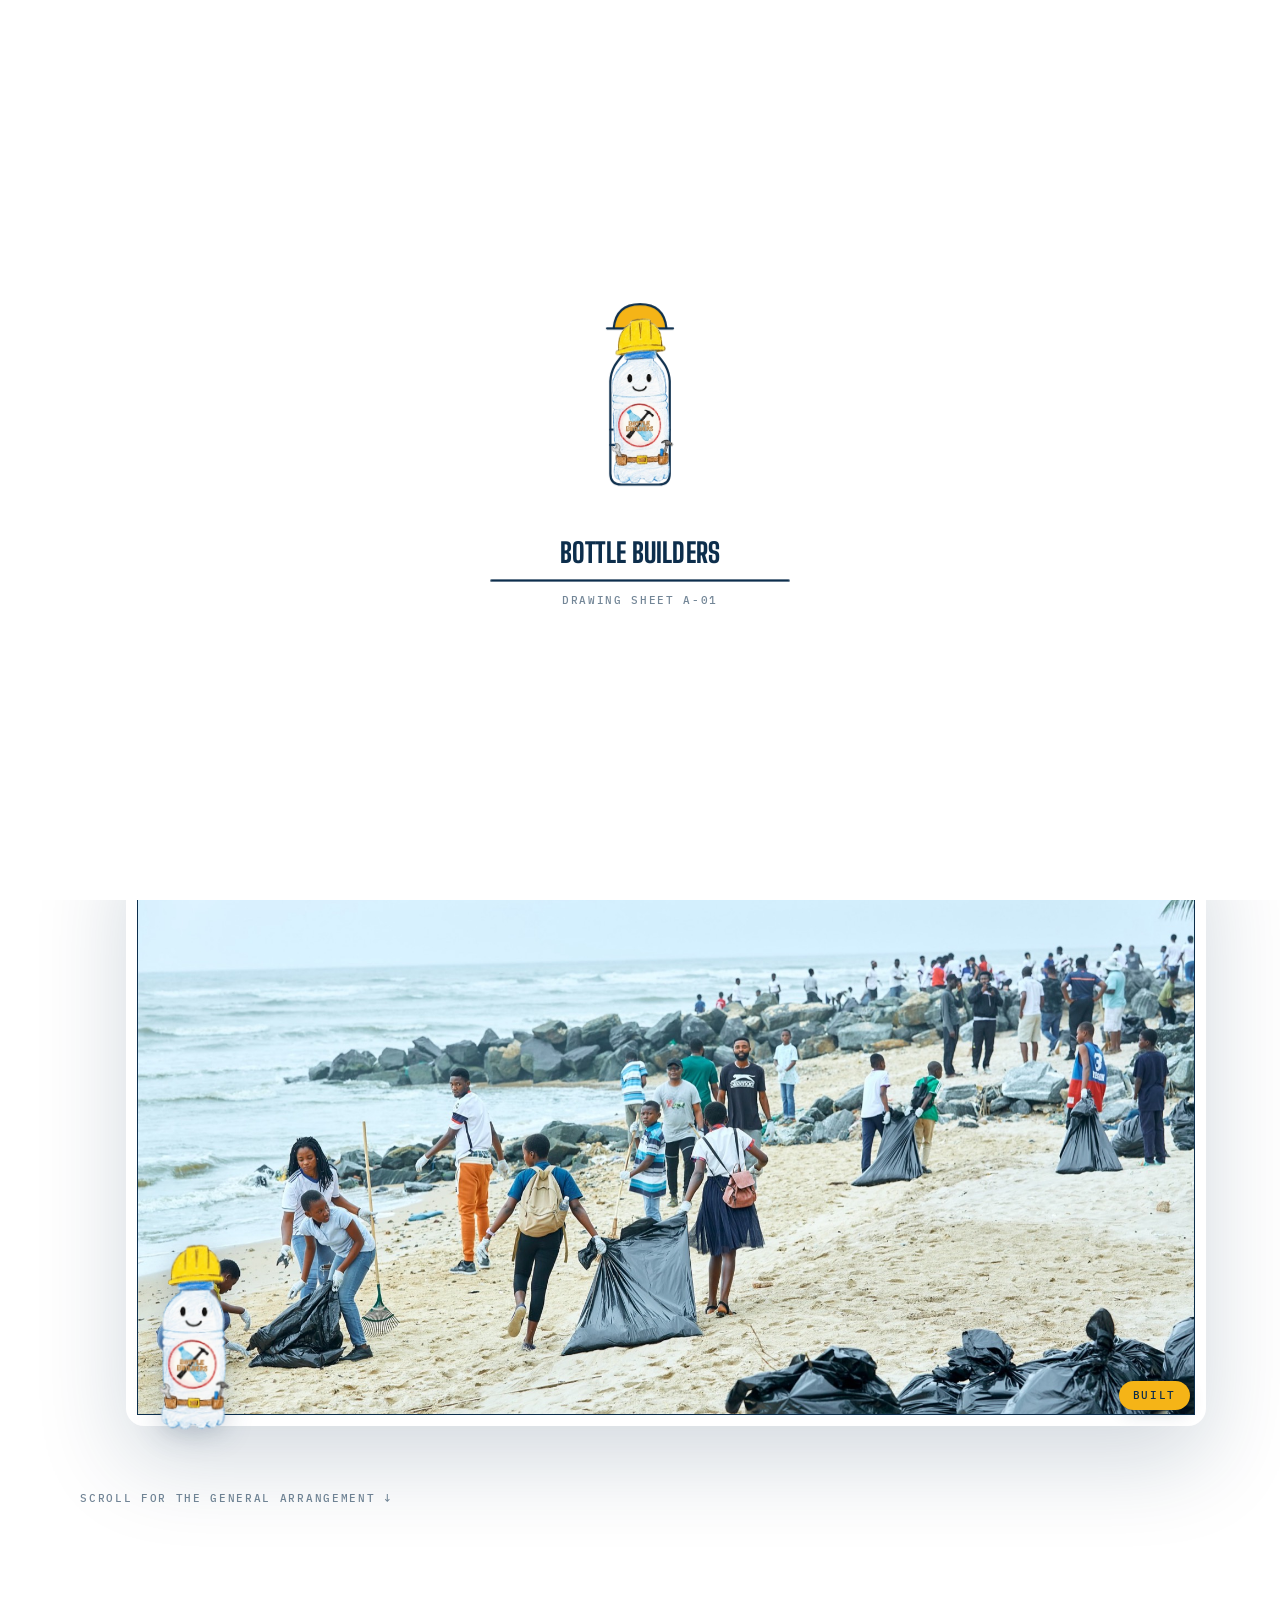
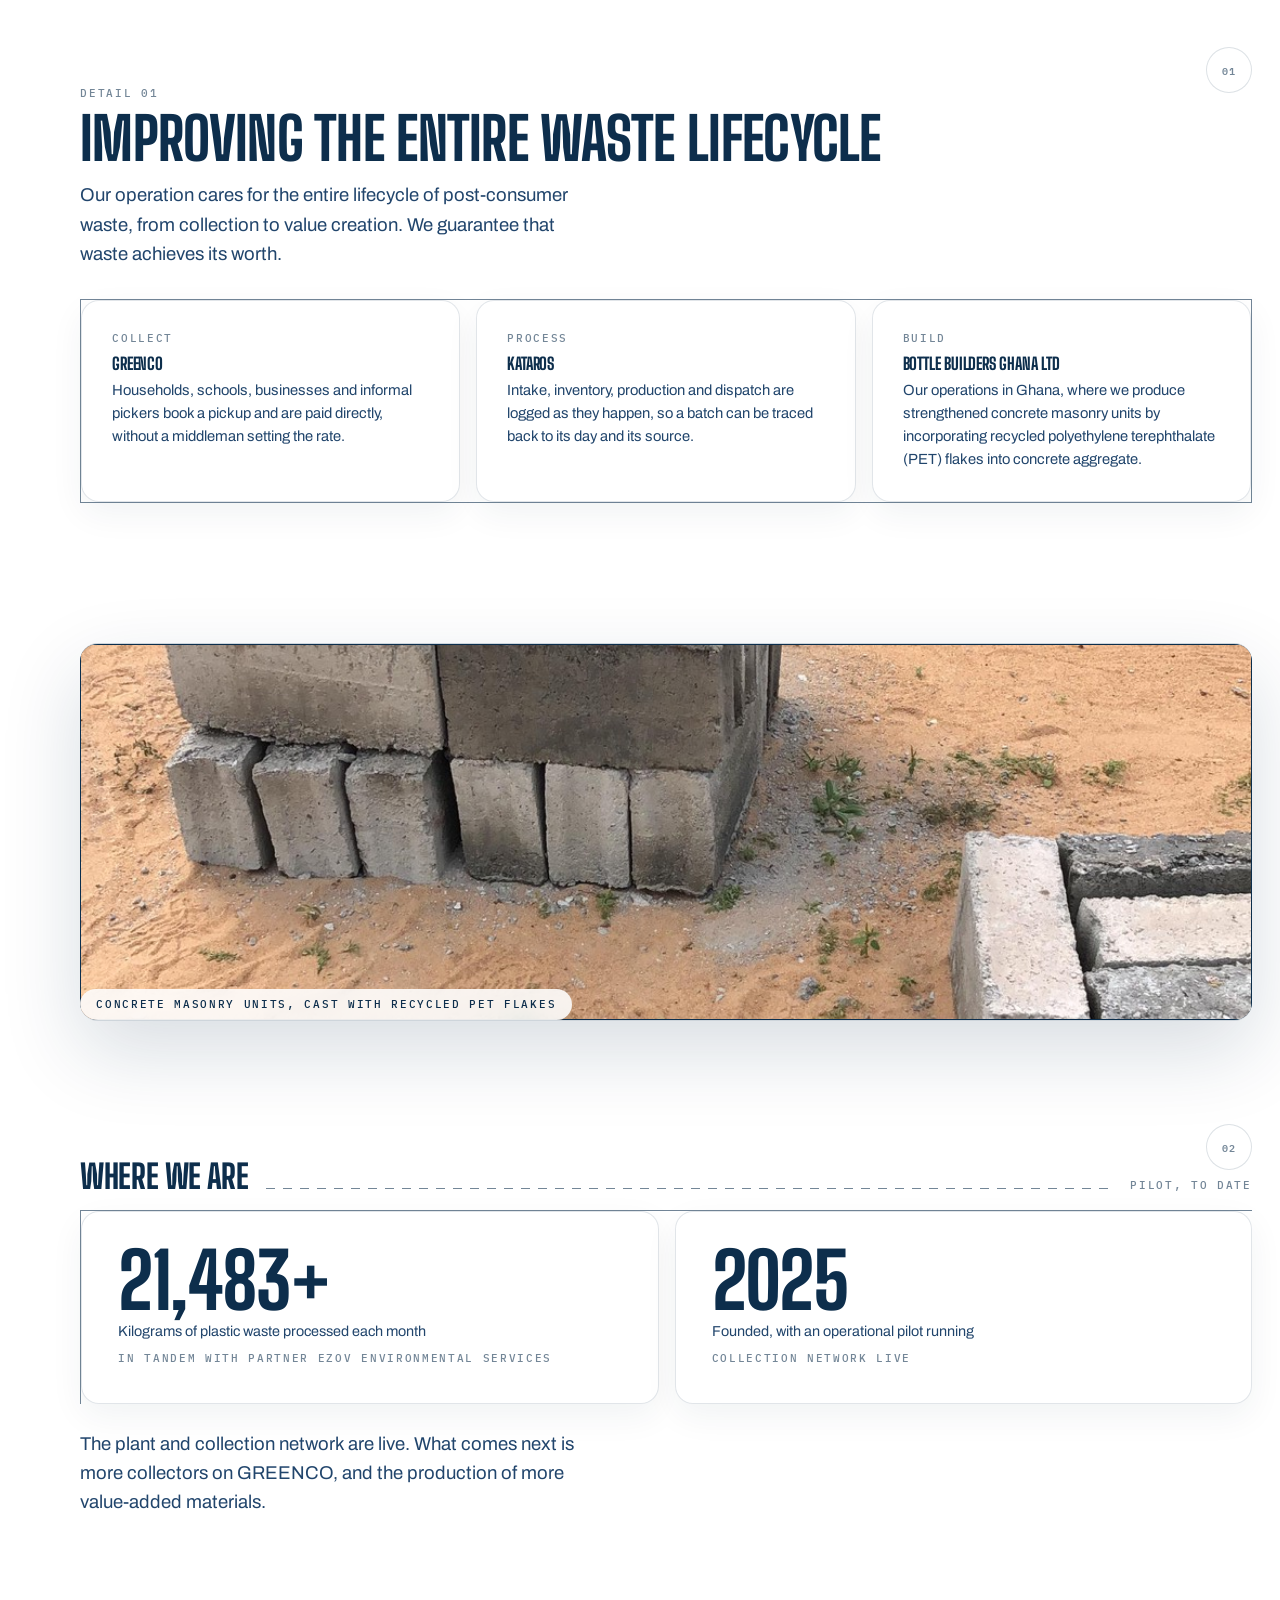
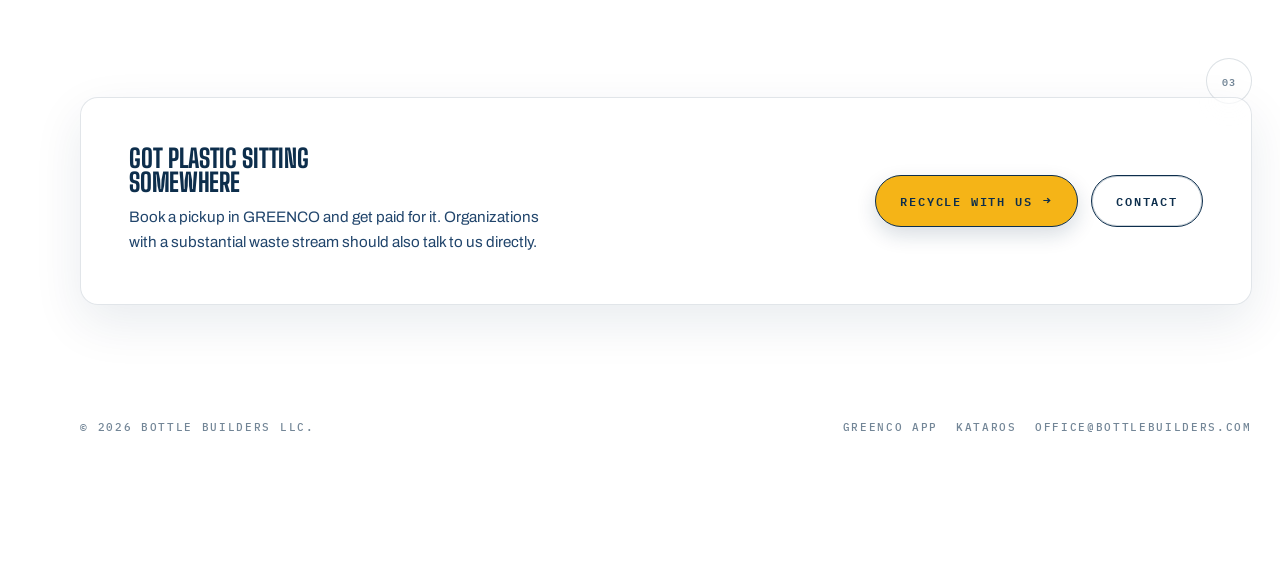
<file: index.html>
<!DOCTYPE html>
<html lang="en">
<head>
<meta charset="UTF-8">
<meta name="viewport" content="width=device-width, initial-scale=1">
<meta name="description" content="Bottle Builders is dedicated to improving the entire post-consumer lifecycle of plastic waste to better the environmental health of our planet.">
<link rel="canonical" href="https://www.bottlebuilders.com/">

<!-- Link preview. og:image must be an absolute URL or previews render blank. -->
<meta property="og:type" content="website">
<meta property="og:site_name" content="Bottle Builders">
<meta property="og:title" content="Bottle Builders | Transforming what waste can become">
<meta property="og:description" content="Improving the entire lifecycle of post-consumer waste from collection to valorization">
<meta property="og:url" content="https://www.bottlebuilders.com/">
<meta property="og:image" content="https://www.bottlebuilders.com/assets/og-image.jpg">
<meta property="og:image:width" content="1200">
<meta property="og:image:height" content="630">
<meta property="og:image:alt" content="The Bottle Builders collection community in Ghana">
<meta name="twitter:card" content="summary_large_image">
<meta name="twitter:title" content="Bottle Builders | Transforming what waste can become">
<meta name="twitter:description" content="Improving the entire lifecycle of post-consumer waste from collection to valorization">
<meta name="twitter:image" content="https://www.bottlebuilders.com/assets/og-image.jpg">
<meta name="theme-color" content="#b9d4ea">
<title>Bottle Builders | Transforming what waste can become</title>
<link rel="icon" href="assets/logos/bb-circle.png">
<link rel="preconnect" href="https://fonts.googleapis.com">
<link rel="preconnect" href="https://fonts.gstatic.com" crossorigin>
<link href="https://fonts.googleapis.com/css2?family=Archivo:wght@400;500;600;700&family=Big+Shoulders+Display:wght@700;800;900&family=IBM+Plex+Mono:wght@400;500;600;700&display=swap" rel="stylesheet">
<link rel="stylesheet" href="css/blueprint.css">
<link rel="stylesheet" href="css/components.css">
<link rel="stylesheet" href="css/motion.css">
<link rel="stylesheet" href="css/atelier.css">
</head>
<body>

<!-- The paper: a live grid that leans away from the pointer. -->
<canvas id="grid" aria-hidden="true"></canvas>

<!-- Loading sheet: the drawing is made before the page is shown -->
<div id="loader">
  <div class="loader-inner">
    <div class="loader-draw">
      <svg viewBox="0 0 120 200" aria-hidden="true">
        <path class="hat-fill" d="M36 34 Q38 12 60 12 Q82 12 84 34 Z"/>
        <path class="ink-path" d="M30 34 L90 34 M36 34 Q38 12 60 12 Q82 12 84 34"/>
        <path class="ink-path" d="M50 46 L50 34 M70 46 L70 34"/>
        <path class="ink-path" d="M50 46 C50 58 34 62 33 82 L33 166 Q33 176 43 176 L77 176 Q87 176 87 166 L87 82 C86 62 70 58 70 46 Z"/>
        <path class="ink-path" d="M48 74 L48 80 M72 74 L72 80 M50 92 Q60 100 70 92"/>
        <path class="ink-path" d="M33 126 L87 126 M33 140 L87 140 M55 126 L55 140 M65 126 L65 140"/>
      </svg>
      <div class="loader-mascot"><img src="assets/logos/bb-mascot.png" alt=""></div>
    </div>
    <p class="brand-name" style="font-size:1.7rem;margin:0 0 14px">Bottle Builders</p>
    <div class="loader-bar"><i></i></div>
    <p class="anno anno-faint" style="margin:0">Drawing sheet A-01</p>
  </div>
</div>

<div class="regmarks"><span></span><span></span><span></span><span></span></div>
<div class="progress"><i></i><span>0% of sheet</span></div>

<header class="nav">
  <a class="brand" href="/">
    <img src="assets/logos/bb-circle.png" alt="Bottle Builders">
    <span class="brand-text">
      <span class="brand-name">Bottle Builders</span>
    </span>
  </a>
  <button class="nav-toggle" aria-label="Open navigation" aria-expanded="false" aria-controls="navlinks">
    <span></span><span></span><span></span>
  </button>
  <nav class="nav-links" id="navlinks">
    <a href="/" aria-current="page">Home</a>
    <a href="/about">About</a>
    <a href="/team">Team</a>
    <a href="/contact">Contact</a>
    <a class="nav-cta" href="/recycle">Recycle <span aria-hidden="true">&#8594;</span></a>
  </nav>
</header>

<main class="sheet">

  <!-- 01 ---------------------------------------------------------------- -->
  <section class="section section-open">
    <div class="hero">
      <div class="hero-copy">
        <p class="anno anno-faint reveal">Sheet A-01 &nbsp;/&nbsp; Home</p>

        <h1 class="reveal" data-delay="60">
          <span class="ln"><i>Transforming</i></span>
          <span class="ln"><i>what waste</i></span>
          <span class="ln"><i class="hot">can become.</i></span>
        </h1>

        <div class="dim reveal" data-delay="180">
          <span class="dim-line"></span>
          <span class="dim-label anno anno-ink">Tackling the global waste crisis</span>
        </div>

        <p class="lede reveal" data-delay="240">
          <strong>Plastic is a building material.</strong> We improve its whole post-consumer
          life: collection, processing, and building value.
        </p>

        <div class="hero-actions reveal" data-delay="320">
          <a class="btn" href="/recycle">Recycle with us <span class="btn-arrow" aria-hidden="true">&#8594;</span></a>
          <a class="btn btn-ghost" href="/about">See the lifecycle</a>
        </div>
      </div>

      <div class="elevation reveal" data-delay="140">
        <div class="elevation-frame">
          <span class="elevation-tag anno anno-ink tl">Fig. 01</span>
          <div class="plate" data-autobuild>
            <img src="assets/photos/hero-community.jpg" alt="Bottle Builders collection team clearing plastic waste from a shoreline" width="1200" height="1500">
          </div>
          <span class="elevation-tag anno anno-ink br">Built</span>
        </div>
        <img class="mascot hero-mascot" src="assets/logos/bb-mascot.png" alt="" aria-hidden="true">
      </div>
    </div>

    <p class="anno anno-faint reveal" data-delay="420" style="margin-top:26px">
      Scroll for the general arrangement <span aria-hidden="true">&#8595;</span>
    </p>
  </section>

  <!-- 02 ---------------------------------------------------------------- -->
  <section class="section" aria-labelledby="loop">
    <span class="section-mark reveal">01</span>
    <div class="head reveal">
      <span class="anno anno-faint">Detail 01</span>
      <h2 id="loop">Improving the entire waste lifecycle</h2>
      <p class="lede" style="margin-top:16px">
        Our operation cares for the entire lifecycle of post-consumer waste, from collection
        to value creation. We guarantee that waste achieves its worth.
      </p>
    </div>

    <div class="process reveal">
      <div class="process-step">
        <span class="anno">Collect</span>
        <h4>GREENCO</h4>
        <p>
          Households, schools, businesses and informal pickers book a pickup and are paid
          directly, without a middleman setting the rate.
        </p>
      </div>
      <div class="process-step">
        <span class="anno">Process</span>
        <h4>KATAROS</h4>
        <p>
          Intake, inventory, production and dispatch are logged as they happen, so a batch
          can be traced back to its day and its source.
        </p>
      </div>
      <div class="process-step">
        <span class="anno">Build</span>
        <h4>Bottle Builders Ghana LTD</h4>
        <p>
          Our operations in Ghana, where we produce strengthened concrete masonry units by
          incorporating recycled polyethylene terephthalate (PET) flakes into concrete
          aggregate.
        </p>
      </div>
    </div>
  </section>

  <!-- 03 ---------------------------------------------------------------- -->
  <section class="section-tight">
    <div class="band reveal">
      <div class="plate" data-autobuild style="height:100%">
        <img src="assets/photos/cmu-dry.jpg" alt="Cured concrete masonry units made with recycled PET flakes" width="1920" height="1080">
      </div>
      <span class="band-cap anno">Concrete masonry units, cast with recycled PET flakes</span>
    </div>
  </section>

  <!-- 04 ---------------------------------------------------------------- -->
  <section class="section" aria-labelledby="where">
    <span class="section-mark reveal">02</span>
    <div class="tier-head reveal">
      <h2 id="where" style="font-size:clamp(1.6rem,2.6vw,2.4rem)">Where we are</h2>
      <hr class="foldline">
      <span class="anno anno-faint">Pilot, to date</span>
    </div>

    <div class="stats reveal">
      <div class="stat">
        <span class="stat-num"><span data-count="25000" data-group="true">0</span>+</span>
        <span class="stat-label">Kilograms of plastic waste processed each month</span>
        <span class="stat-tag anno">In tandem with partner EZOV Environmental Services</span>
      </div>
      <div class="stat">
        <span class="stat-num">2025</span>
        <span class="stat-label">Founded, with an operational pilot running</span>
        <span class="stat-tag anno">Collection network live</span>
      </div>
    </div>

    <p class="lede reveal" style="margin-top:26px">
      The plant and collection network are live. What comes next is
      more collectors on GREENCO, and the production of more value-added materials.
    </p>
  </section>

  <!-- 05 ---------------------------------------------------------------- -->
  <section class="section">
    <span class="section-mark reveal">03</span>
    <div class="cta-band reveal">
      <div>
        <h3>Got plastic sitting somewhere</h3>
        <p>
          Book a pickup in GREENCO and get paid for it. Organizations with a substantial waste
          stream should also talk to us directly.
        </p>
      </div>
      <div class="hero-actions" style="margin:0">
        <a class="btn" href="/recycle">Recycle with us <span class="btn-arrow" aria-hidden="true">&#8594;</span></a>
        <a class="btn btn-ghost" href="/contact">Contact</a>
      </div>
    </div>
  </section>

  <footer class="foot">
    <span class="anno">&copy; <span data-year>2026</span> Bottle Builders LLC.</span>
    <span class="foot-links anno">
      <a href="https://greenco1.web.app/" target="_blank" rel="noopener">GREENCO app</a>
      <a href="https://greenventory-83589.web.app/index.html" target="_blank" rel="noopener">KATAROS</a>
      <a href="mailto:office@bottlebuilders.com">office@bottlebuilders.com</a>
    </span>
  </footer>

</main>

<dl class="titleblock">
  <div><dt class="anno">Sheet</dt><dd>A-01</dd></div>
  <div><dt class="anno">Title</dt><dd>Home</dd></div>
  <div><dt class="anno">Scale</dt><dd>1:1</dd></div>
  <div><dt class="anno">Rev</dt><dd>02</dd></div>
</dl>

<script src="js/site.js"></script>
<script src="js/kinetic-grid.js"></script>
<script src="js/atelier.js"></script>
</body>
</html>
</file>
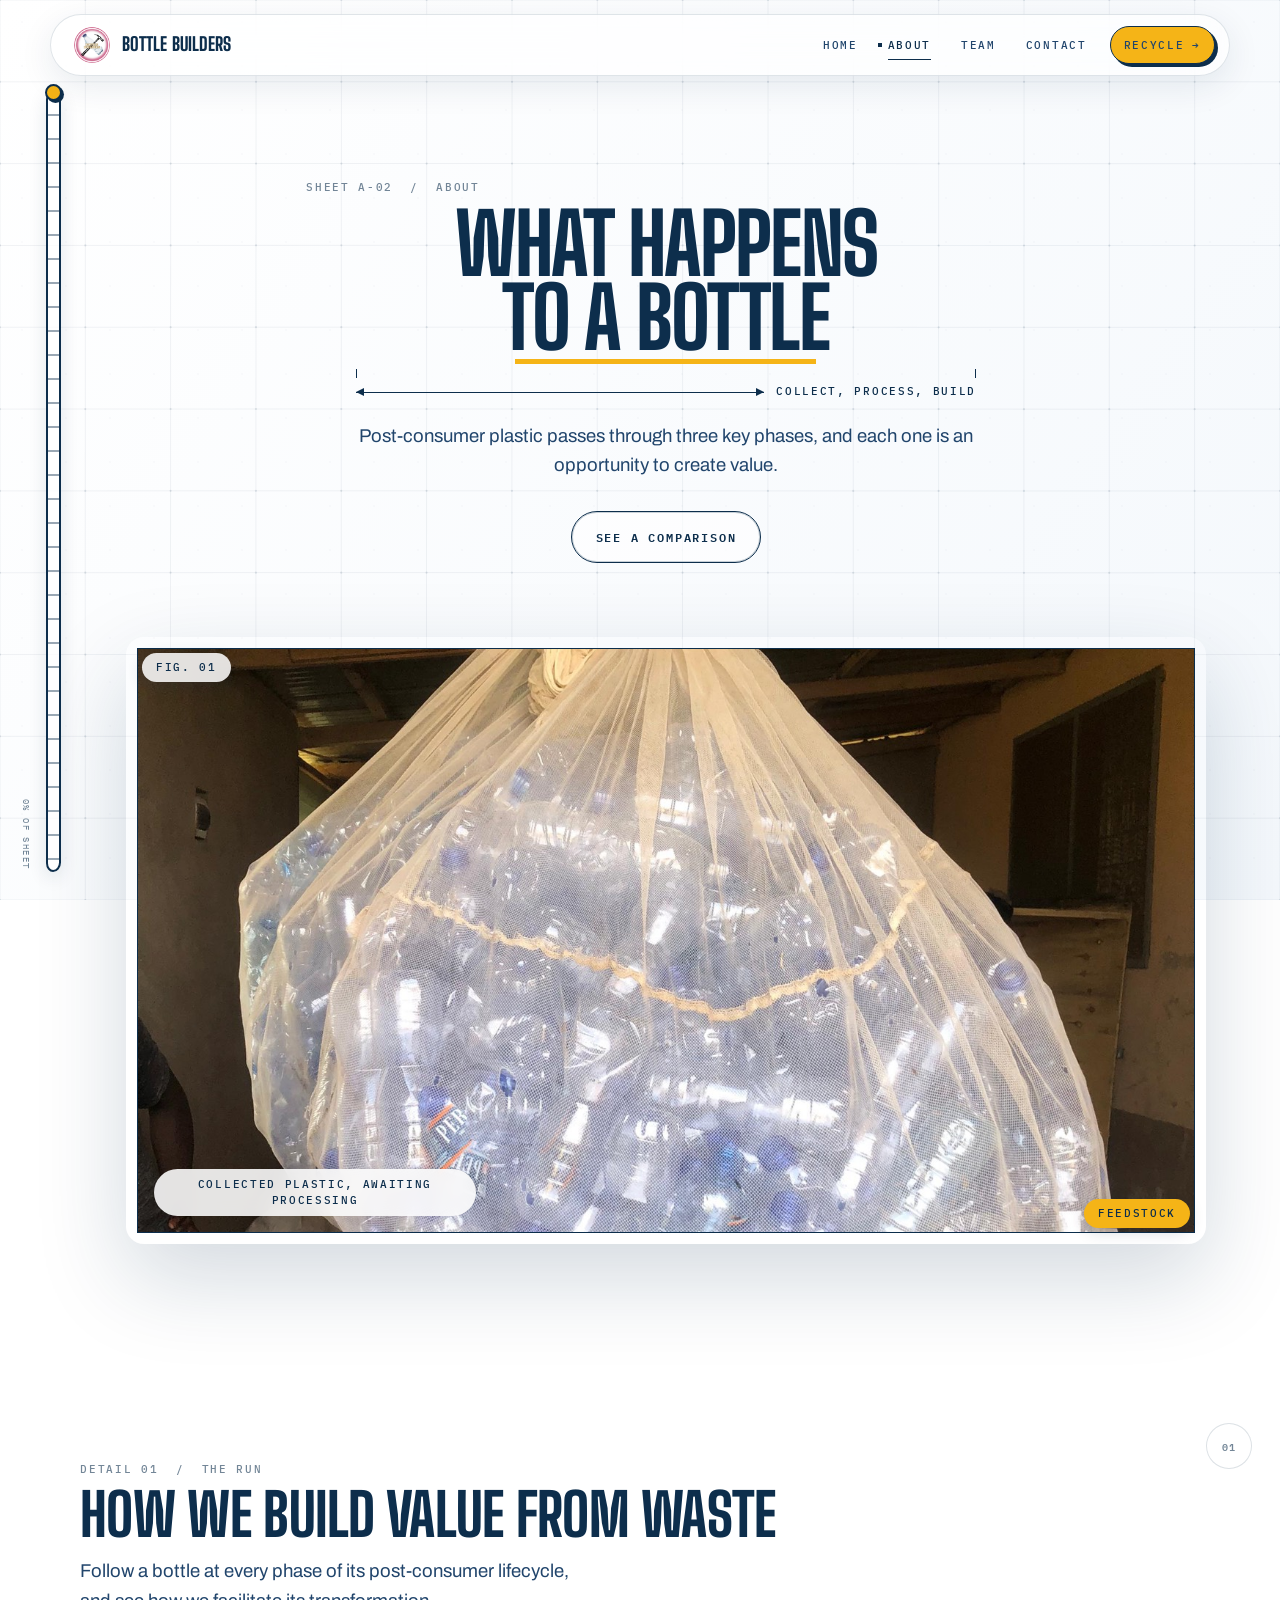
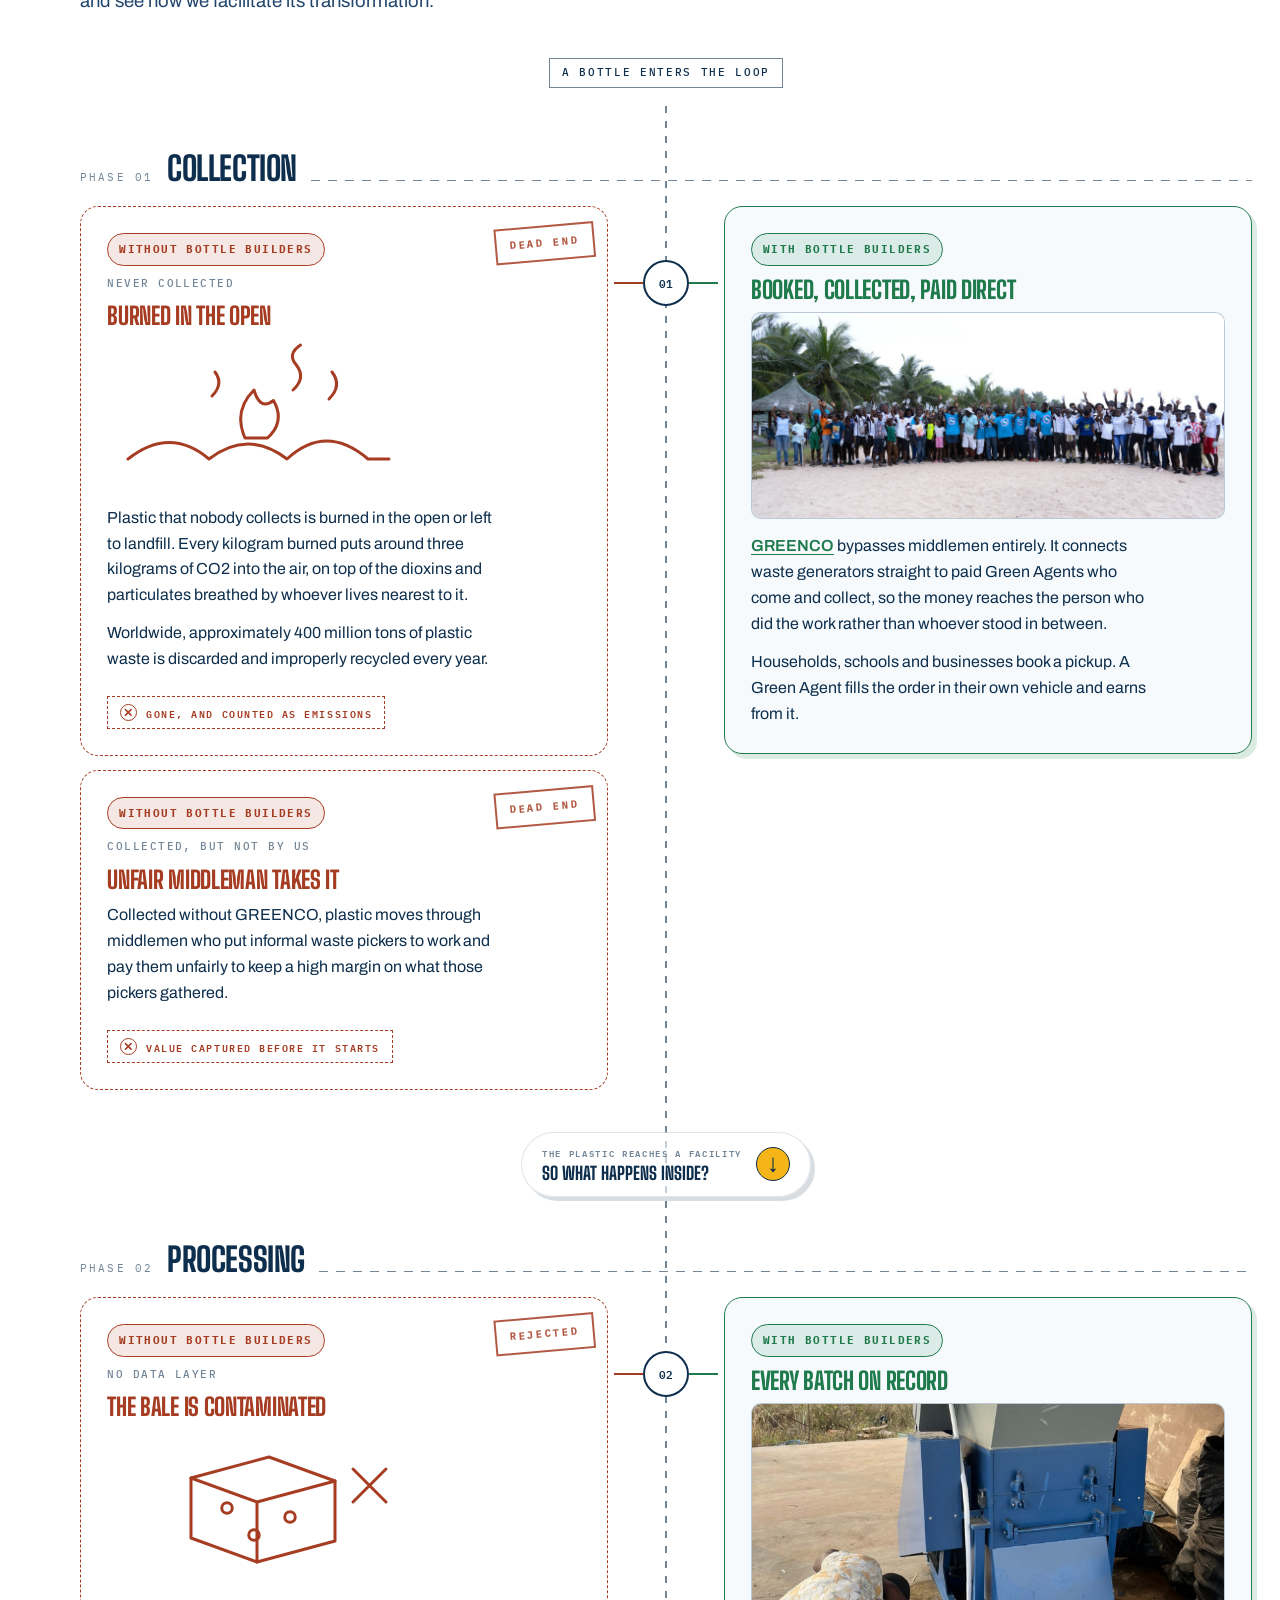
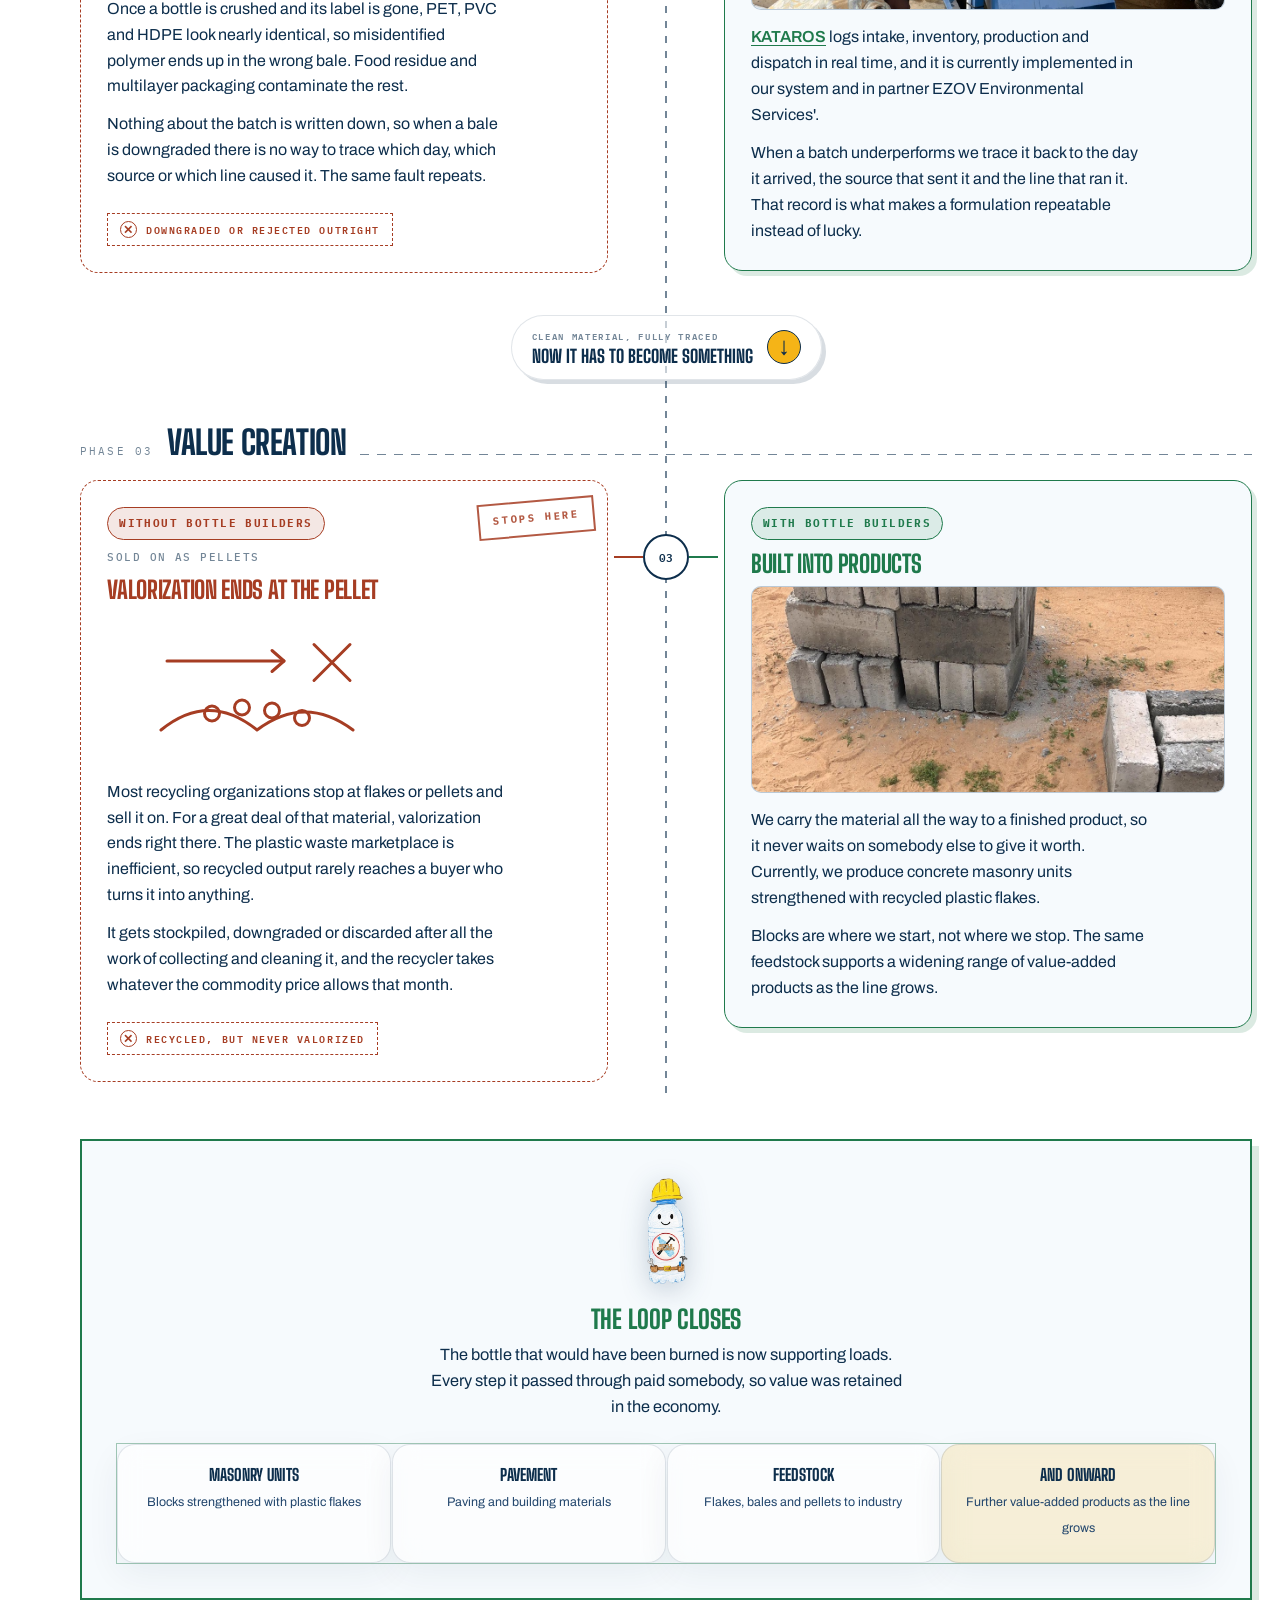
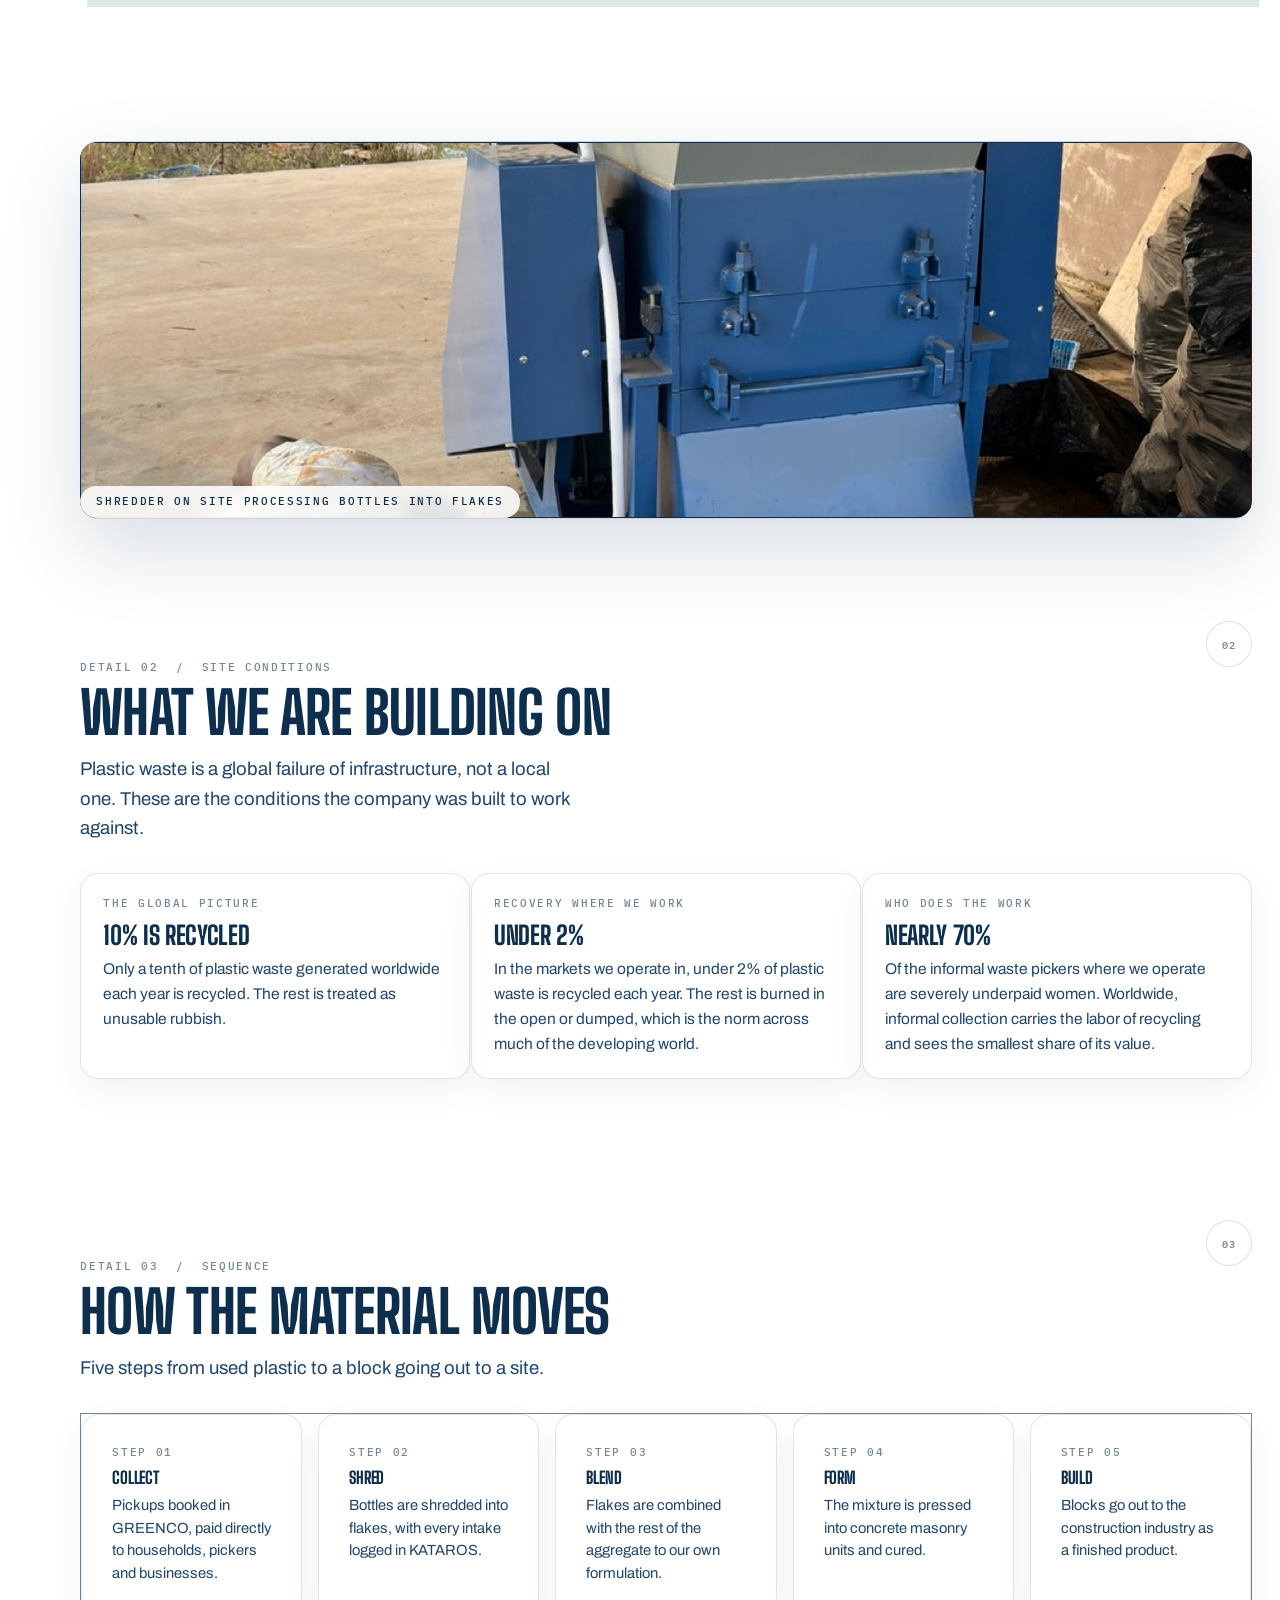
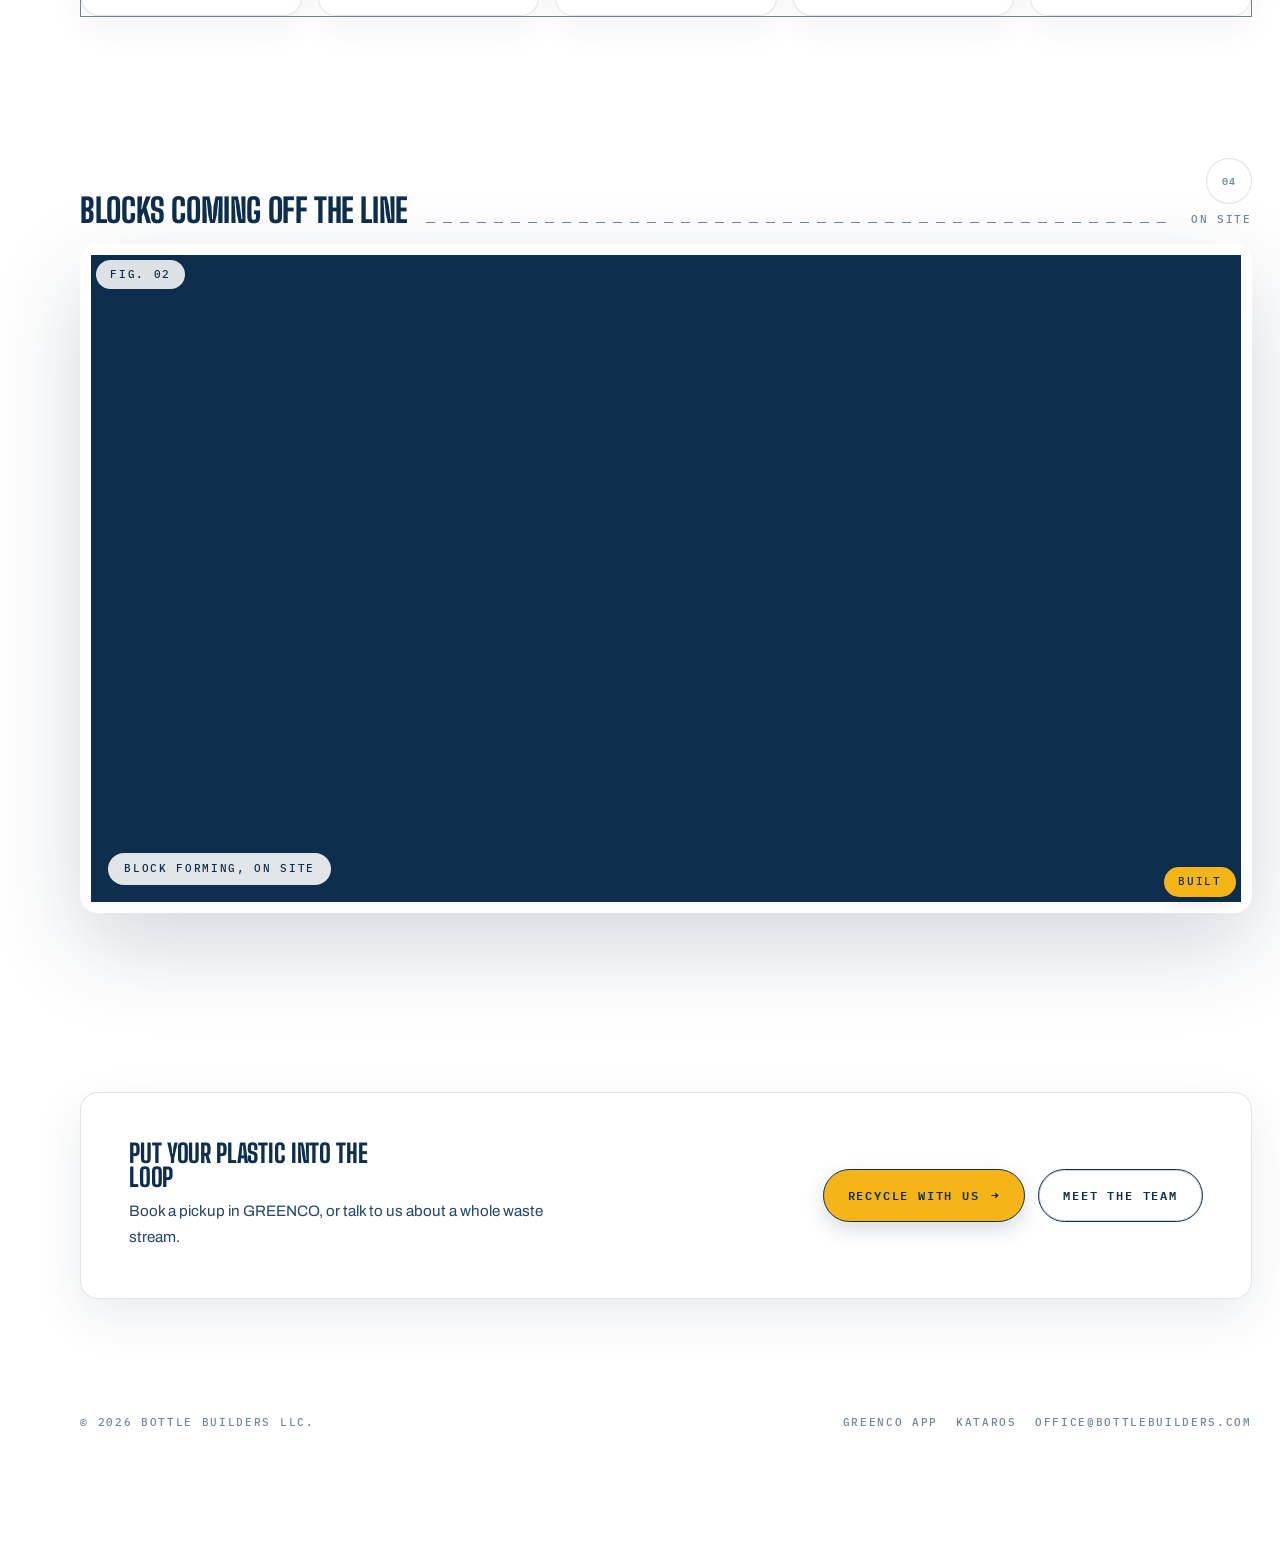
<file: about.html>
<!DOCTYPE html>
<html lang="en">
<head>
<meta charset="UTF-8">
<meta name="viewport" content="width=device-width, initial-scale=1">
<meta name="description" content="Learn more about us, and see what happens to waste with Bottle Builders and without us.">
<link rel="canonical" href="https://www.bottlebuilders.com/about">

<!-- Link preview. og:image must be an absolute URL or previews render blank. -->
<meta property="og:type" content="website">
<meta property="og:site_name" content="Bottle Builders">
<meta property="og:title" content="Lifecycle | Bottle Builders">
<meta property="og:description" content="Improving the entire lifecycle of post-consumer waste from collection to valorization">
<meta property="og:url" content="https://www.bottlebuilders.com/about">
<meta property="og:image" content="https://www.bottlebuilders.com/assets/og-image.jpg">
<meta property="og:image:width" content="1200">
<meta property="og:image:height" content="630">
<meta property="og:image:alt" content="The Bottle Builders collection community in Ghana">
<meta name="twitter:card" content="summary_large_image">
<meta name="twitter:title" content="Lifecycle | Bottle Builders">
<meta name="twitter:description" content="Improving the entire lifecycle of post-consumer waste from collection to valorization">
<meta name="twitter:image" content="https://www.bottlebuilders.com/assets/og-image.jpg">
<meta name="theme-color" content="#b9d4ea">
<title>Lifecycle | Bottle Builders</title>
<link rel="icon" href="assets/logos/bb-circle.png">
<link rel="preconnect" href="https://fonts.googleapis.com">
<link rel="preconnect" href="https://fonts.gstatic.com" crossorigin>
<link href="https://fonts.googleapis.com/css2?family=Archivo:wght@400;500;600;700&family=Big+Shoulders+Display:wght@700;800;900&family=IBM+Plex+Mono:wght@400;500;600;700&display=swap" rel="stylesheet">
<link rel="stylesheet" href="css/blueprint.css">
<link rel="stylesheet" href="css/components.css">
<link rel="stylesheet" href="css/journey.css">
<link rel="stylesheet" href="css/motion.css">
<link rel="stylesheet" href="css/atelier.css">
</head>
<body>

<!-- The paper: a live grid that leans away from the pointer. -->
<canvas id="grid" aria-hidden="true"></canvas>

<div class="regmarks"><span></span><span></span><span></span><span></span></div>
<div class="progress"><i></i><span>0% of sheet</span></div>

<header class="nav">
  <a class="brand" href="/">
    <img src="assets/logos/bb-circle.png" alt="Bottle Builders">
    <span class="brand-text">
      <span class="brand-name">Bottle Builders</span>
    </span>
  </a>
  <button class="nav-toggle" aria-label="Open navigation" aria-expanded="false" aria-controls="navlinks">
    <span></span><span></span><span></span>
  </button>
  <nav class="nav-links" id="navlinks">
    <a href="/">Home</a>
    <a href="/about" aria-current="page">About</a>
    <a href="/team">Team</a>
    <a href="/contact">Contact</a>
    <a class="nav-cta" href="/recycle">Recycle <span aria-hidden="true">&#8594;</span></a>
  </nav>
</header>

<main class="sheet">

  <!-- Opening ----------------------------------------------------------- -->
  <section class="section section-open">
    <div class="hero">
      <div class="hero-copy">
        <p class="anno anno-faint reveal">Sheet A-02 &nbsp;/&nbsp; About</p>

        <h2 class="reveal" data-delay="60" style="margin-top:10px"><span class="ln"><i>What happens</i></span><span class="ln"><i class="hot">to a bottle</i></span></h2>

        <div class="dim reveal" data-delay="160">
          <span class="dim-line"></span>
          <span class="dim-label anno anno-ink">Collect, process, build</span>
        </div>

        <p class="lede reveal" data-delay="220">
          Post-consumer plastic passes through three key phases, and each one is an
          opportunity to create value.
        </p>

        <div class="hero-actions reveal" data-delay="300">
          <a class="btn btn-ghost" href="#journey" data-next>See a comparison</a>
        </div>
      </div>

      <div class="elevation reveal" data-delay="140">
        <div class="elevation-frame">
          <span class="elevation-tag anno anno-ink tl">Fig. 01</span>
          <div class="plate" data-autobuild>
            <img src="assets/photos/pet-bottles.jpg" alt="Collected post-consumer plastic waiting to be processed" width="1200" height="1500">
            <span class="plate-cap anno">Collected plastic, awaiting processing</span>
          </div>
          <span class="elevation-tag anno anno-ink br">Feedstock</span>
        </div>
      </div>
    </div>
  </section>

  <!-- Detail 01: the journey ---------------------------------------------- -->
  <section class="section" id="journey" aria-labelledby="journey-h">
    <span class="section-mark reveal">01</span>
    <div class="head reveal">
      <span class="anno anno-faint">Detail 01 &nbsp;/&nbsp; The run</span>
      <h2 id="journey-h">How we build value from waste</h2>
      <p class="lede" style="margin-top:16px">
        Follow a bottle at every phase of its post-consumer lifecycle, and see
        how we facilitate its transformation.
      </p>
    </div>

    <div class="jrn">

      <div class="jrn-start reveal">
        <span class="anno">A bottle enters the loop</span>
      </div>

      <div class="jrn-run">
        <div class="jrn-track" aria-hidden="true">
          <i></i>
          <span class="jrn-impact"></span>
        </div>
        <img class="jrn-rider" src="assets/logos/bb-mascot.png" alt="" aria-hidden="true">

      <!-- PHASE 01 ------------------------------------------------------- -->
      <article class="phase" id="phase-1" data-phase>
        <div class="phase-head">
          <span class="phase-num">Phase 01</span>
          <h3 class="phase-name">Collection</h3>
          <hr class="foldline">
        </div>

        <div class="phase-body">
          <div class="phase-grid">

            <div class="branch branch-dead">
              <div class="bcard bcard-dead">
                <span class="stamp stamp-rust bcard-stamp">Dead end</span>
                <span class="bcard-tag">Without Bottle Builders</span>
                <span class="bcard-sub">Never collected</span>
                <h4 class="bcard-title">Burned in the open</h4>
                <div class="dead-draw" aria-hidden="true">
                  <svg viewBox="0 0 200 92" class="dline">
                    <path d="M14 76 Q42 54 68 76 Q94 56 120 76 Q146 52 174 76 L188 76"/>
                    <path d="M92 62 Q84 44 98 30 Q102 44 111 37 Q119 51 107 62 Z"/>
                    <path d="M124 30 Q133 22 126 13 Q120 6 129 0"/>
                    <path d="M148 36 Q157 27 150 18"/>
                    <path d="M70 34 Q78 26 72 18"/>
                  </svg>
                </div>
                <p>
                  Plastic that nobody collects is burned in the open or left to landfill.
                  Every kilogram burned puts around three kilograms of CO2 into the air, on
                  top of the dioxins and particulates breathed by whoever lives nearest to it.
                </p>
                <p>
                  Worldwide, approximately 400 million tons of plastic waste is discarded
                  and improperly recycled every year.
                </p>
                <span class="dead-cap"><b>&#10005;</b> Gone, and counted as emissions</span>
              </div>

              <div class="bcard bcard-dead">
                <span class="stamp stamp-rust bcard-stamp">Dead end</span>
                <span class="bcard-tag">Without Bottle Builders</span>
                <span class="bcard-sub">Collected, but not by us</span>
                <h4 class="bcard-title">Unfair middleman takes it</h4>
                <p>
                  Collected without GREENCO, plastic moves through middlemen who put informal
                  waste pickers to work and pay them unfairly to keep a high margin on what
                  those pickers gathered.
                </p>
                <span class="dead-cap"><b>&#10005;</b> Value captured before it starts</span>
              </div>
            </div>

            <div class="axis" aria-hidden="true">
              <span class="axis-rail"></span>
              <span class="axis-arm axis-arm-left"></span>
              <span class="axis-arm axis-arm-right"></span>
              <span class="axis-node">01</span>
            </div>

            <div class="branch branch-live">
              <div class="bcard bcard-live">
                <span class="bcard-tag">With Bottle Builders</span>
                <h4 class="bcard-title">Booked, collected, paid direct</h4>
                <div class="plate bcard-plate" data-autobuild>
                  <img src="assets/photos/community.jpg" alt="Green Agents collecting plastic from a community" decoding="sync">
                </div>
                <p>
                  <a href="https://greenco1.web.app/" target="_blank" rel="noopener">GREENCO</a>
                  bypasses middlemen entirely. It connects waste generators straight to paid
                  Green Agents who come and collect, so the money reaches the person who did
                  the work rather than whoever stood in between.
                </p>
                <p>
                  Households, schools and businesses book a pickup. A Green Agent fills the
                  order in their own vehicle and earns from it.
                </p>
              </div>
            </div>

          </div>

          <a class="phase-next" href="#phase-2" data-next>
            <span class="phase-next-text">
              <b>The plastic reaches a facility</b>
              <span>So what happens inside?</span>
            </span>
            <span class="phase-next-arrow" aria-hidden="true">&#8595;</span>
          </a>
        </div>
      </article>

      <!-- PHASE 02 ------------------------------------------------------- -->
      <article class="phase" id="phase-2" data-phase>
        <div class="phase-head">
          <span class="phase-num">Phase 02</span>
          <h3 class="phase-name">Processing</h3>
          <hr class="foldline">
        </div>

        <div class="phase-body">
          <div class="phase-grid">

            <div class="branch branch-dead">
              <div class="bcard bcard-dead">
                <span class="stamp stamp-rust bcard-stamp">Rejected</span>
                <span class="bcard-tag">Without Bottle Builders</span>
                <span class="bcard-sub">No Data Layer</span>
                <h4 class="bcard-title">The bale is contaminated</h4>
                <div class="dead-draw" aria-hidden="true">
                  <svg viewBox="0 0 200 92" class="dline">
                    <path d="M56 28 L108 14 L152 30 L152 70 L100 84 L56 68 Z"/>
                    <path d="M56 28 L100 44 L152 30 M100 44 L100 84"/>
                    <circle cx="80" cy="48" r="3.5"/>
                    <circle cx="122" cy="54" r="3.5"/>
                    <circle cx="98" cy="66" r="3.5"/>
                    <path d="M164 22 L186 44 M186 22 L164 44"/>
                  </svg>
                </div>
                <p>
                  Once a bottle is crushed and its label is gone,
                  PET, PVC and HDPE look nearly identical, so misidentified polymer ends up
                  in the wrong bale. Food residue and multilayer packaging contaminate the rest.
                </p>
                <p>
                  Nothing about the batch is written down, so when a bale is downgraded there
                  is no way to trace which day, which source or which line caused it. The same
                  fault repeats.
                </p>
                <span class="dead-cap"><b>&#10005;</b> Downgraded or rejected outright</span>
              </div>
            </div>

            <div class="axis" aria-hidden="true">
              <span class="axis-rail"></span>
              <span class="axis-arm axis-arm-left"></span>
              <span class="axis-arm axis-arm-right"></span>
              <span class="axis-node">02</span>
            </div>

            <div class="branch branch-live">
              <div class="bcard bcard-live">
                <span class="bcard-tag">With Bottle Builders</span>
                <h4 class="bcard-title">Every batch on record</h4>
                <div class="plate bcard-plate" data-autobuild>
                  <img src="assets/photos/shredder.jpg" alt="The shredder turning bottles into flakes" decoding="sync">
                </div>
                <p>
                  <a href="https://greenventory-83589.web.app/index.html" target="_blank" rel="noopener">KATAROS</a>
                  logs intake, inventory, production and dispatch in real time, and it
                  is currently implemented in our system and in partner EZOV Environmental Services'.
                </p>
                <p>
                  When a batch underperforms we trace it back to the day it arrived, the source
                  that sent it and the line that ran it. That record is what makes a formulation
                  repeatable instead of lucky.
                </p>
              </div>
            </div>

          </div>

          <a class="phase-next" href="#phase-3" data-next>
            <span class="phase-next-text">
              <b>Clean material, fully traced</b>
              <span>Now it has to become something</span>
            </span>
            <span class="phase-next-arrow" aria-hidden="true">&#8595;</span>
          </a>
        </div>
      </article>

      <!-- PHASE 03 ------------------------------------------------------- -->
      <article class="phase" id="phase-3" data-phase>
        <div class="phase-head">
          <span class="phase-num">Phase 03</span>
          <h3 class="phase-name">Value creation</h3>
          <hr class="foldline">
        </div>

        <div class="phase-body">
          <div class="phase-grid">

            <div class="branch branch-dead">
              <div class="bcard bcard-dead">
                <span class="stamp stamp-rust bcard-stamp">Stops here</span>
                <span class="bcard-tag">Without Bottle Builders</span>
                <span class="bcard-sub">Sold on as pellets</span>
                <h4 class="bcard-title">Valorization ends at the pellet</h4>
                <div class="dead-draw" aria-hidden="true">
                  <svg viewBox="0 0 200 92" class="dline">
                    <path d="M36 74 Q68 48 100 74 Q132 50 164 74"/>
                    <circle cx="70" cy="63" r="5"/>
                    <circle cx="90" cy="59" r="5"/>
                    <circle cx="110" cy="61" r="5"/>
                    <circle cx="130" cy="66" r="5"/>
                    <path d="M40 28 L118 28"/>
                    <path d="M110 21 L118 28 L110 35"/>
                    <path d="M138 17 L162 41 M162 17 L138 41"/>
                  </svg>
                </div>
                <p>
                  Most recycling organizations stop at flakes or pellets and sell it on. For a
                  great deal of that material, valorization ends right there. The plastic waste
                  marketplace is inefficient, so recycled output rarely reaches a buyer who
                  turns it into anything.
                </p>
                <p>
                  It gets stockpiled, downgraded or discarded after all the work of collecting
                  and cleaning it, and the recycler takes whatever the commodity price allows
                  that month.
                </p>
                <span class="dead-cap"><b>&#10005;</b> Recycled, but never valorized</span>
              </div>
            </div>

            <div class="axis" aria-hidden="true">
              <span class="axis-rail"></span>
              <span class="axis-arm axis-arm-left"></span>
              <span class="axis-arm axis-arm-right"></span>
              <span class="axis-node">03</span>
            </div>

            <div class="branch branch-live">
              <div class="bcard bcard-live">
                <span class="bcard-tag">With Bottle Builders</span>
                <h4 class="bcard-title">Built into products</h4>
                <div class="plate bcard-plate" data-autobuild>
                  <img src="assets/photos/cmu-dry.jpg" alt="Concrete masonry units cast with recycled PET flakes" decoding="sync">
                </div>
                <p>
                  We carry the material all the way to a finished product, so it never waits on
                  somebody else to give it worth. Currently, we produce concrete masonry units
                  strengthened with recycled plastic flakes.
                </p>
                <p>
                  Blocks are where we start, not where we stop. The same feedstock supports a
                  widening range of value-added products as the line grows.
                </p>
              </div>
            </div>

          </div>
        </div>
      </article>

      </div>

      <!-- The end of the run --------------------------------------------- -->
      <div class="jrn-end" id="jrn-end">
        <img class="mascot" src="assets/logos/bb-mascot.png" alt="" aria-hidden="true">
        <h3>The loop closes</h3>
        <p>
          The bottle that would have been burned is now supporting loads. Every step it passed
          through paid somebody, so value was retained in the economy.
        </p>

        <div class="jrn-products">
          <div class="jrn-product">
            <b>Masonry units</b>
            <span>Blocks strengthened with plastic flakes</span>
          </div>
          <div class="jrn-product">
            <b>Pavement</b>
            <span>Paving and building materials</span>
          </div>
          <div class="jrn-product">
            <b>Feedstock</b>
            <span>Flakes, bales and pellets to industry</span>
          </div>
          <div class="jrn-product is-next">
            <b>And onward</b>
            <span>Further value-added products as the line grows</span>
          </div>
        </div>
      </div>

    </div>
  </section>

  <!-- Band --------------------------------------------------------------- -->
  <section class="section-tight">
    <div class="band reveal">
      <div class="plate" data-autobuild style="height:100%">
        <img src="assets/photos/shredder.jpg" alt="The plastic shredder running at the Bottle Builders site" width="1920" height="1080">
      </div>
      <span class="band-cap anno">Shredder on site processing bottles into flakes</span>
    </div>
  </section>

  <!-- Detail 02: conditions ---------------------------------------------- -->
  <section class="section" aria-labelledby="conditions">
    <span class="section-mark reveal">02</span>
    <div class="head reveal">
      <span class="anno anno-faint">Detail 02 &nbsp;/&nbsp; Site conditions</span>
      <h2 id="conditions">What we are building on</h2>
      <p class="lede" style="margin-top:16px">
        Plastic waste is a global failure of infrastructure, not a local one. These are the
        conditions the company was built to work against.
      </p>
    </div>

    <div class="grid-3 reveal">
      <div class="card">
        <span class="anno">The global picture</span>
        <h3>10% is recycled</h3>
        <p>
          Only a tenth of plastic waste generated worldwide each
          year is recycled. The rest is treated as unusable rubbish.
        </p>
      </div>
      <div class="card">
        <span class="anno">Recovery where we work</span>
        <h3>Under 2%</h3>
        <p>
          In the markets we operate in, under 2% of plastic waste is recycled each year. The
          rest is burned in the open or dumped, which is the norm across much of the developing world.
        </p>
      </div>
      <div class="card">
        <span class="anno">Who does the work</span>
        <h3>Nearly 70%</h3>
        <p>
          Of the informal waste pickers where we operate are severely underpaid women. Worldwide, informal
          collection carries the labor of recycling and sees the smallest share of its value.
        </p>
      </div>
    </div>
  </section>

  <!-- Detail 03: sequence -------------------------------------------------- -->
  <section class="section" aria-labelledby="moves">
    <span class="section-mark reveal">03</span>
    <div class="head reveal">
      <span class="anno anno-faint">Detail 03 &nbsp;/&nbsp; Sequence</span>
      <h2 id="moves">How the material moves</h2>
      <p class="lede" style="margin-top:16px">
        Five steps from used plastic to a block going out to a site.
      </p>
    </div>

    <div class="process reveal">
      <div class="process-step">
        <span class="anno">Step 01</span>
        <h4>Collect</h4>
        <p>Pickups booked in GREENCO, paid directly to households, pickers and businesses.</p>
      </div>
      <div class="process-step">
        <span class="anno">Step 02</span>
        <h4>Shred</h4>
        <p>Bottles are shredded into flakes, with every intake logged in KATAROS.</p>
      </div>
      <div class="process-step">
        <span class="anno">Step 03</span>
        <h4>Blend</h4>
        <p>Flakes are combined with the rest of the aggregate to our own formulation.</p>
      </div>
      <div class="process-step">
        <span class="anno">Step 04</span>
        <h4>Form</h4>
        <p>The mixture is pressed into concrete masonry units and cured.</p>
      </div>
      <div class="process-step">
        <span class="anno">Step 05</span>
        <h4>Build</h4>
        <p>Blocks go out to the construction industry as a finished product.</p>
      </div>
    </div>
  </section>

  <!-- Detail 04: video ----------------------------------------------------- -->
  <section class="section" aria-labelledby="inaction">
    <span class="section-mark reveal">04</span>
    <div class="tier-head reveal">
      <h2 id="inaction" style="font-size:clamp(1.6rem,2.6vw,2.4rem)">Blocks coming off the line</h2>
      <hr class="foldline">
      <span class="anno anno-faint">On site</span>
    </div>

    <div class="elevation-frame reveal" style="aspect-ratio:auto;max-width:100%">
      <span class="elevation-tag anno anno-ink tl">Fig. 02</span>
      <div class="plate" data-autobuild style="aspect-ratio:16/9">
        <video src="assets/video/block-forming.mp4" muted loop playsinline autoplay
               aria-label="Blocks being formed at the Bottle Builders site"></video>
        <span class="plate-cap anno">Block forming, on site</span>
      </div>
      <span class="elevation-tag anno anno-ink br">Built</span>
    </div>
  </section>

  <!-- Close -------------------------------------------------------------- -->
  <section class="section">
    <div class="cta-band reveal">
      <div>
        <h3>Put your plastic into the loop</h3>
        <p>Book a pickup in GREENCO, or talk to us about a whole waste stream.</p>
      </div>
      <div class="hero-actions" style="margin:0">
        <a class="btn" href="/recycle">Recycle with us <span class="btn-arrow" aria-hidden="true">&#8594;</span></a>
        <a class="btn btn-ghost" href="/team">Meet the team</a>
      </div>
    </div>
  </section>

  <footer class="foot">
    <span class="anno">&copy; <span data-year>2026</span> Bottle Builders LLC.</span>
    <span class="foot-links anno">
      <a href="https://greenco1.web.app/" target="_blank" rel="noopener">GREENCO app</a>
      <a href="https://greenventory-83589.web.app/index.html" target="_blank" rel="noopener">KATAROS</a>
      <a href="mailto:office@bottlebuilders.com">office@bottlebuilders.com</a>
    </span>
  </footer>

</main>

<dl class="titleblock">
  <div><dt class="anno">Sheet</dt><dd>A-02</dd></div>
  <div><dt class="anno">Title</dt><dd>About</dd></div>
  <div><dt class="anno">Scale</dt><dd>1:1</dd></div>
  <div><dt class="anno">Rev</dt><dd>03</dd></div>
</dl>

<script src="js/site.js"></script>
<script src="js/kinetic-grid.js"></script>
<script src="js/atelier.js"></script>
</body>
</html>
</file>
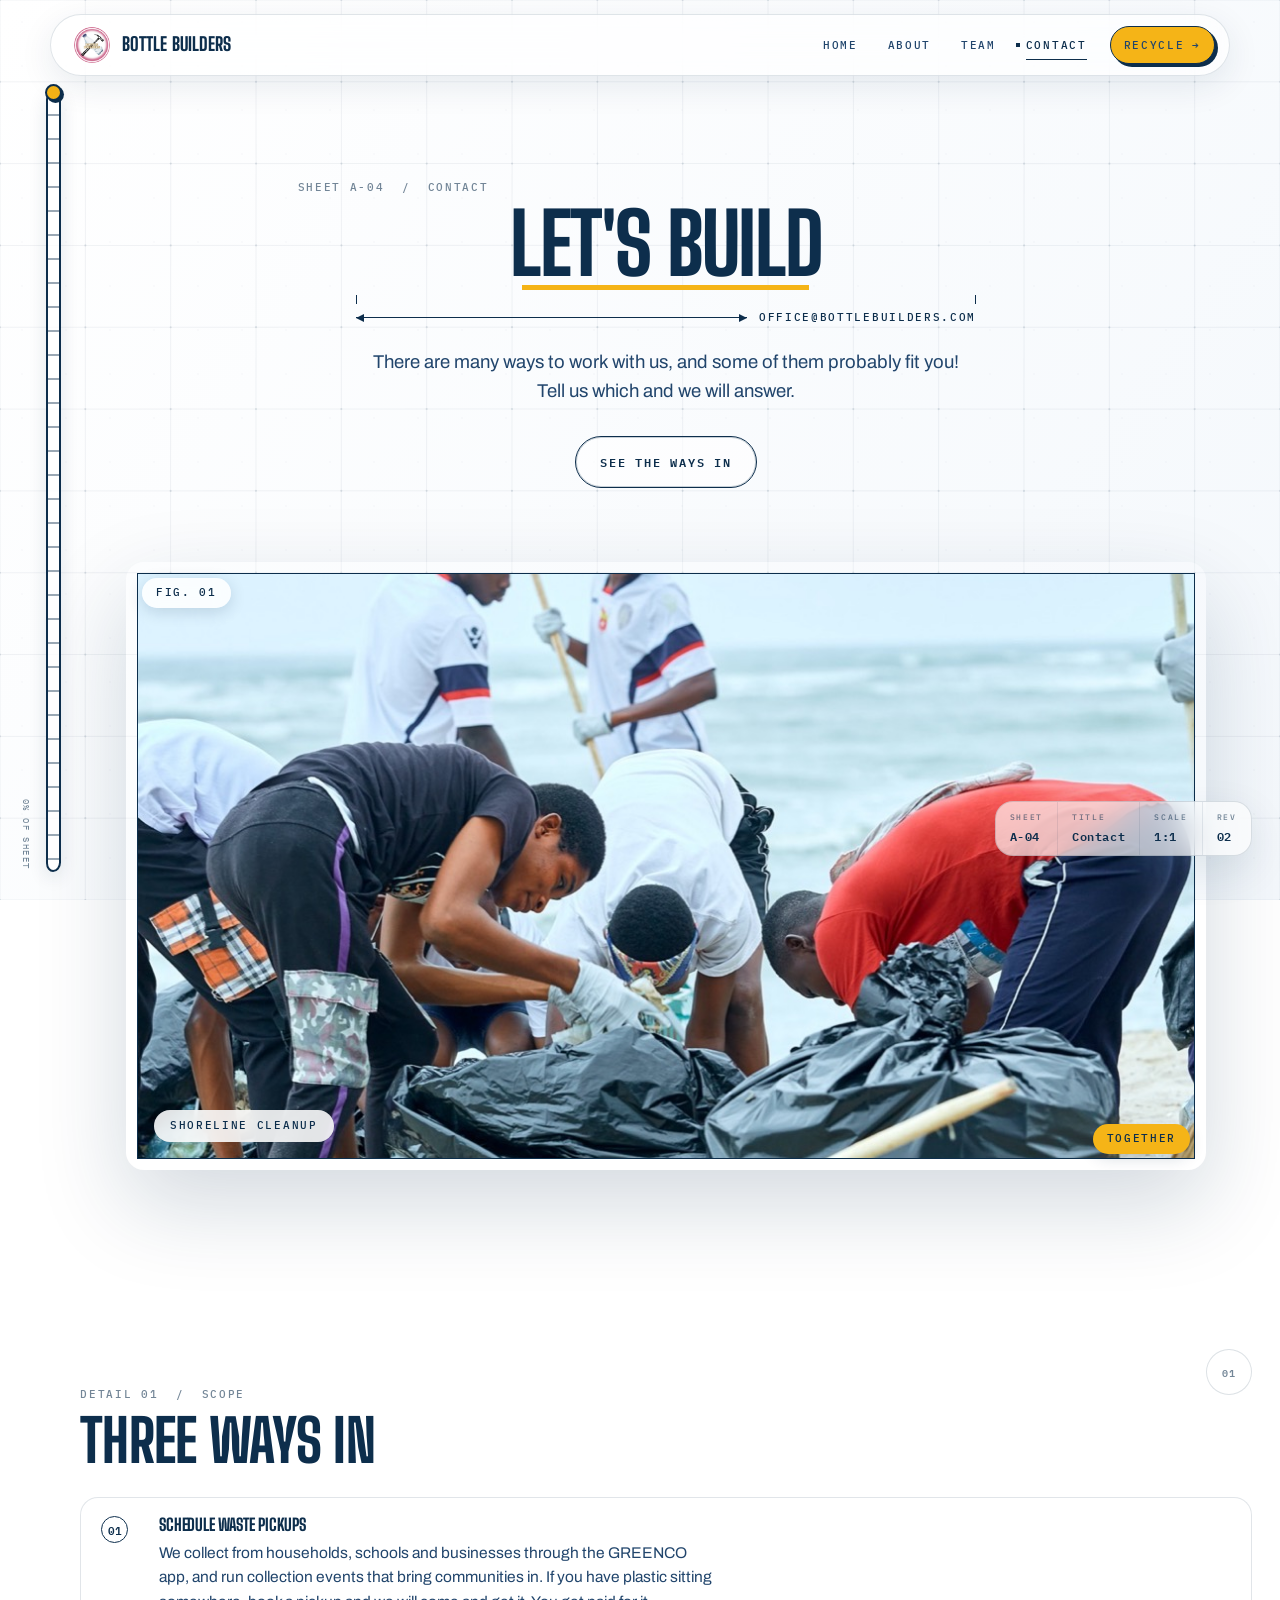
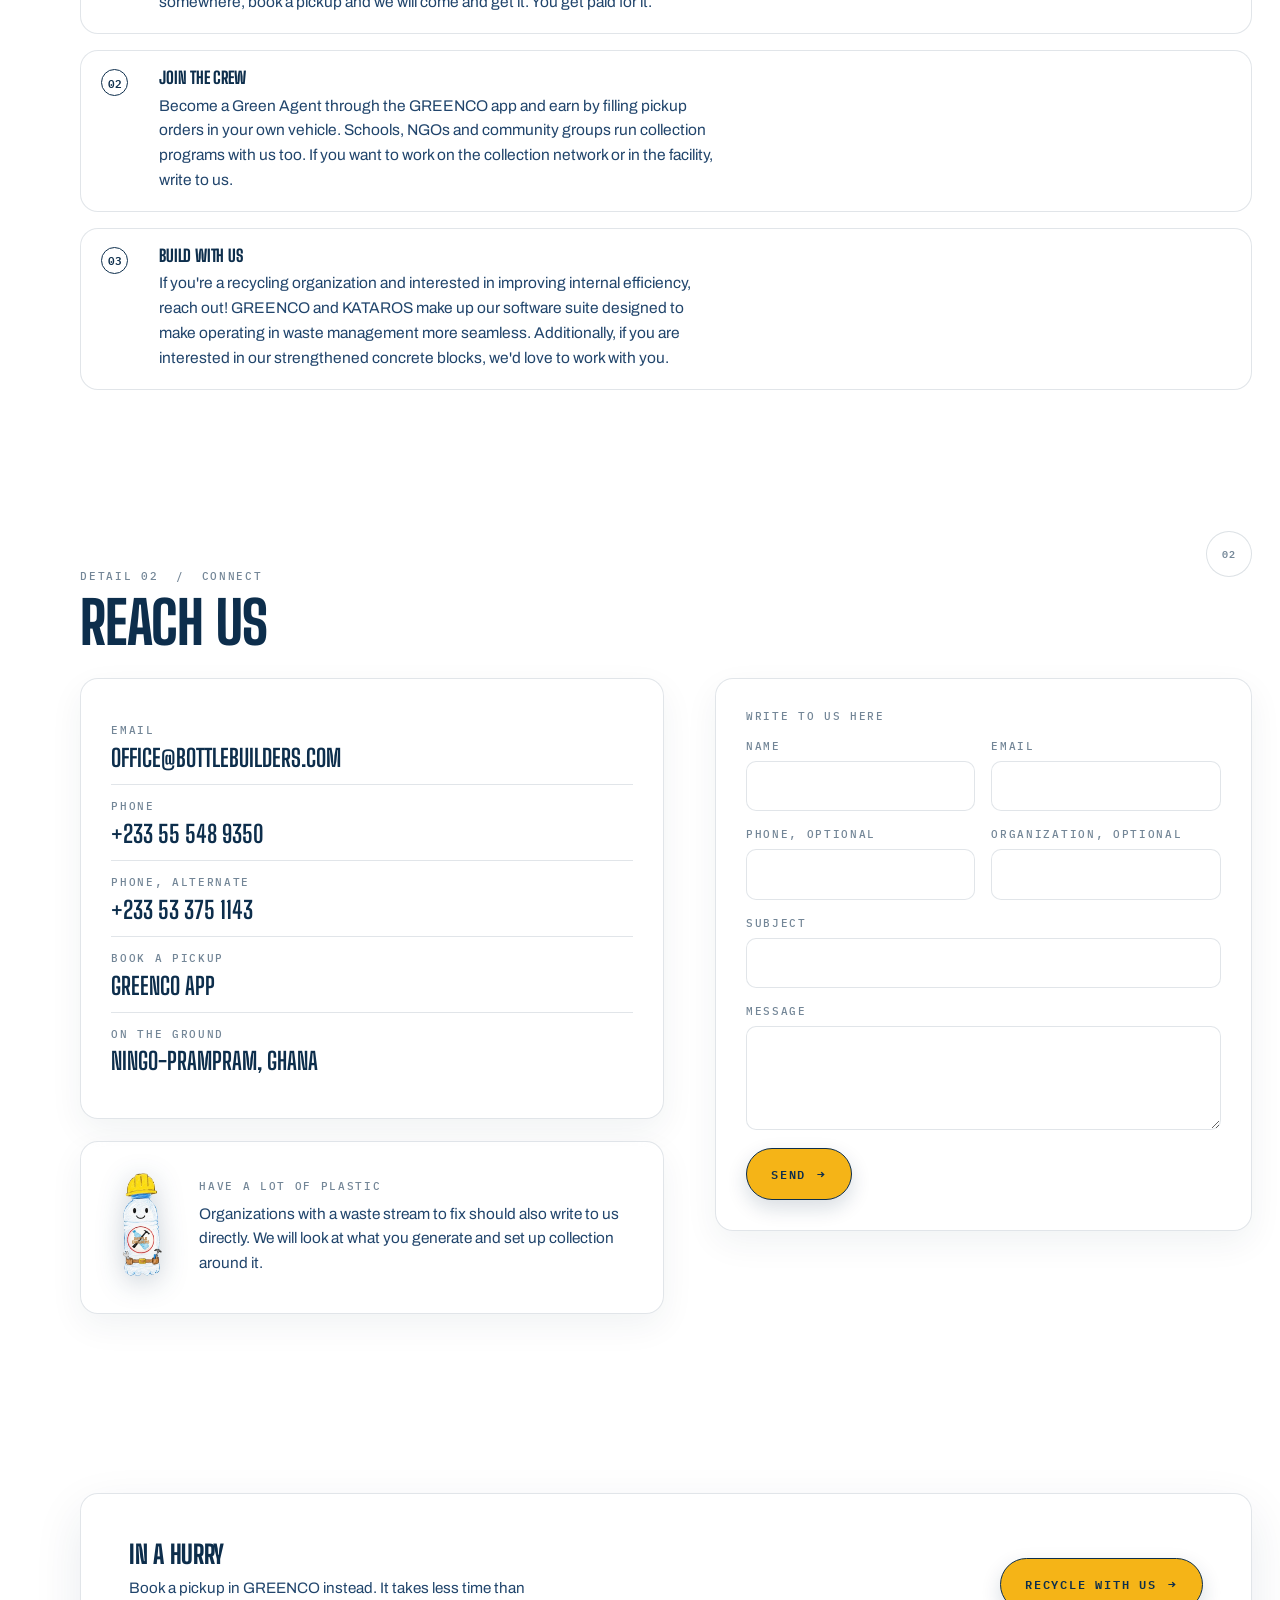
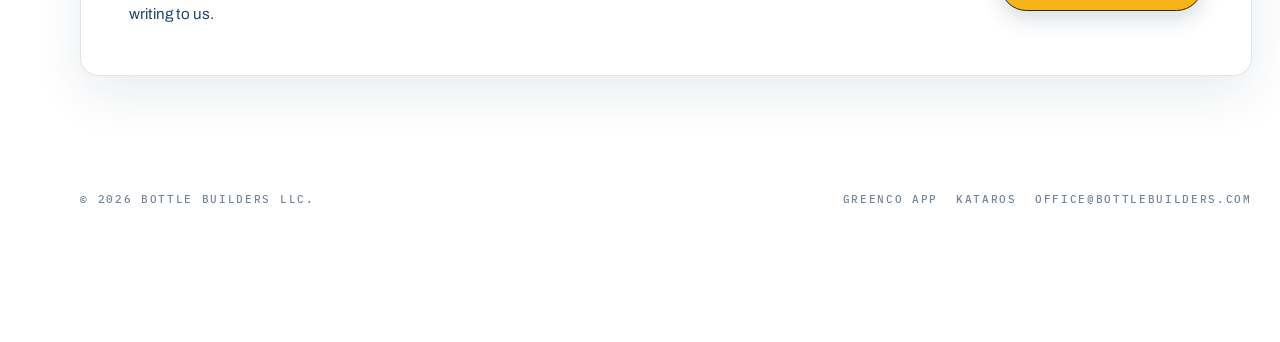
<file: contact.html>
<!DOCTYPE html>
<html lang="en">
<head>
<meta charset="UTF-8">
<meta name="viewport" content="width=device-width, initial-scale=1">
<meta name="description" content="Book a pickup, become a Green Agent, or send inquiries.">
<link rel="canonical" href="https://www.bottlebuilders.com/contact">

<!-- Link preview. og:image must be an absolute URL or previews render blank. -->
<meta property="og:type" content="website">
<meta property="og:site_name" content="Bottle Builders">
<meta property="og:title" content="Contact | Bottle Builders">
<meta property="og:description" content="Improving the entire lifecycle of post-consumer waste from collection to valorization">
<meta property="og:url" content="https://www.bottlebuilders.com/contact">
<meta property="og:image" content="https://www.bottlebuilders.com/assets/og-image.jpg">
<meta property="og:image:width" content="1200">
<meta property="og:image:height" content="630">
<meta property="og:image:alt" content="The Bottle Builders collection community in Ghana">
<meta name="twitter:card" content="summary_large_image">
<meta name="twitter:title" content="Contact | Bottle Builders">
<meta name="twitter:description" content="Improving the entire lifecycle of post-consumer waste from collection to valorization">
<meta name="twitter:image" content="https://www.bottlebuilders.com/assets/og-image.jpg">
<meta name="theme-color" content="#b9d4ea">
<title>Contact | Bottle Builders</title>
<link rel="icon" href="assets/logos/bb-circle.png">
<link rel="preconnect" href="https://fonts.googleapis.com">
<link rel="preconnect" href="https://fonts.gstatic.com" crossorigin>
<link href="https://fonts.googleapis.com/css2?family=Archivo:wght@400;500;600;700&family=Big+Shoulders+Display:wght@700;800;900&family=IBM+Plex+Mono:wght@400;500;600;700&display=swap" rel="stylesheet">
<link rel="stylesheet" href="css/blueprint.css">
<link rel="stylesheet" href="css/components.css">
<link rel="stylesheet" href="css/motion.css">
<link rel="stylesheet" href="css/atelier.css">
</head>
<body>

<!-- The paper: a live grid that leans away from the pointer. -->
<canvas id="grid" aria-hidden="true"></canvas>

<div class="regmarks"><span></span><span></span><span></span><span></span></div>
<div class="progress"><i></i><span>0% of sheet</span></div>

<header class="nav">
  <a class="brand" href="/">
    <img src="assets/logos/bb-circle.png" alt="Bottle Builders">
    <span class="brand-text">
      <span class="brand-name">Bottle Builders</span>
    </span>
  </a>
  <button class="nav-toggle" aria-label="Open navigation" aria-expanded="false" aria-controls="navlinks">
    <span></span><span></span><span></span>
  </button>
  <nav class="nav-links" id="navlinks">
    <a href="/">Home</a>
    <a href="/about">About</a>
    <a href="/team">Team</a>
    <a href="/contact" aria-current="page">Contact</a>
    <a class="nav-cta" href="/recycle">Recycle <span aria-hidden="true">&#8594;</span></a>
  </nav>
</header>

<main class="sheet">

  <!-- Opening ----------------------------------------------------------- -->
  <section class="section section-open">
    <div class="hero">
      <div class="hero-copy">
        <p class="anno anno-faint reveal">Sheet A-04 &nbsp;/&nbsp; Contact</p>

        <h2 class="reveal" data-delay="60" style="margin-top:10px"><span class="ln"><i class="hot">Let's build</i></span></h2>

        <div class="dim reveal" data-delay="160">
          <span class="dim-line"></span>
          <span class="dim-label anno anno-ink">office@bottlebuilders.com</span>
        </div>

        <p class="lede reveal" data-delay="220">
          There are many ways to work with us, and some of them probably fit you!
          Tell us which and we will answer.
        </p>

        <div class="hero-actions reveal" data-delay="300">
          <a class="btn btn-ghost" href="#ways">See the ways in</a>
        </div>
      </div>

      <div class="elevation reveal" data-delay="140">
        <div class="elevation-frame">
          <span class="elevation-tag anno anno-ink tl">Fig. 01</span>
          <div class="plate" data-autobuild>
            <img src="assets/photos/beach-cleanup.jpg" alt="Volunteers clearing plastic waste from a shoreline" width="1200" height="1500">
            <span class="plate-cap anno">Shoreline cleanup</span>
          </div>
          <span class="elevation-tag anno anno-ink br">Together</span>
        </div>
      </div>
    </div>
  </section>

  <!-- Three ways --------------------------------------------------------- -->
  <section class="section" id="ways" aria-labelledby="ways-h">
    <span class="section-mark reveal">01</span>
    <div class="head reveal">
      <span class="anno anno-faint">Detail 01 &nbsp;/&nbsp; Scope</span>
      <h2 id="ways-h">Three ways in</h2>
    </div>

    <div class="pillars reveal">
      <div class="pillar">
        <span class="callout-mark">01</span>
        <div>
          <h4>Schedule waste pickups</h4>
          <p>
            We collect from households, schools and businesses through the GREENCO app, and
            run collection events that bring communities in. If you have plastic sitting
            somewhere, book a pickup and we will come and get it. You get paid for it.
          </p>
        </div>
      </div>

      <div class="pillar">
        <span class="callout-mark">02</span>
        <div>
          <h4>Join the crew</h4>
          <p>
            Become a Green Agent through the GREENCO app and earn by filling pickup orders in
            your own vehicle. Schools, NGOs and community groups run collection programs
            with us too. If you want to work on the collection network or in the facility,
            write to us.
          </p>
        </div>
      </div>

      <div class="pillar">
        <span class="callout-mark">03</span>
        <div>
          <h4>Build with us</h4>
          <p>
            If you're a recycling organization and interested in improving internal efficiency,
            reach out! GREENCO and KATAROS make up our software suite designed to make operating
            in waste management more seamless. Additionally, if you are interested in our
            strengthened concrete blocks, we'd love to work with you.
          </p>
        </div>
      </div>
    </div>
  </section>

  <!-- Reach us ----------------------------------------------------------- -->
  <section class="section" aria-labelledby="reach">
    <span class="section-mark reveal">02</span>
    <div class="head reveal">
      <span class="anno anno-faint">Detail 02 &nbsp;/&nbsp; Connect</span>
      <h2 id="reach">Reach us</h2>
    </div>

    <div class="contact-grid">

      <div class="reveal">
        <div class="contact-card">
          <div class="contact-row">
            <span class="anno">Email</span>
            <a href="mailto:office@bottlebuilders.com">office@bottlebuilders.com</a>
          </div>

          <div class="contact-row">
            <span class="anno">Phone</span>
            <a href="tel:+233555489350">+233 55 548 9350</a>
          </div>

          <div class="contact-row">
            <span class="anno">Phone, alternate</span>
            <a href="tel:+233533751143">+233 53 375 1143</a>
          </div>

          <div class="contact-row">
            <span class="anno">Book a pickup</span>
            <a href="https://greenco1.web.app/" target="_blank" rel="noopener">GREENCO app</a>
          </div>

          <div class="contact-row">
            <span class="anno">On the ground</span>
            <span>Ningo-Prampram, Ghana</span>
          </div>
        </div>

        <div class="partner" style="margin-top:22px">
          <img class="mascot" src="assets/logos/bb-mascot.png" alt="" aria-hidden="true" style="width:64px">
          <div class="partner-body">
            <span class="anno anno-faint" style="display:block;margin-bottom:7px">Have a lot of plastic</span>
            <p>
              Organizations with a waste stream to fix should also write to us directly. We will
              look at what you generate and set up collection around it.
            </p>
          </div>
        </div>
      </div>

      <div class="reveal" data-delay="120">
        <div class="contact-card">
          <!-- The action posts straight to Formspree, which is also what
               js/enquiry.js posts to. It used to be a mailto, which was the
               fallback for when the endpoint was still a placeholder. Chrome
               treats a mailto action as a non-secure destination, turns
               autofill off for the whole form, and tells the visitor "this
               form is not secure" the moment they click a field. The endpoint
               has been live since 56a98bd, so the fallback was costing us
               that warning for nothing.

               enctype is gone with it: text/plain exists to make a readable
               mailto body and would break a real POST. The default
               application/x-www-form-urlencoded is what Formspree wants.

               Keep this URL identical to FORM_ENDPOINT in js/form-config.js.
               With JS the submit is intercepted and this is never used; without
               it, this is the whole form. -->
          <form class="enquiry" id="enquiry-form" method="post"
                action="https://formspree.io/f/xjybjwoy" style="margin-top:0">
            <span class="anno anno-faint" style="display:block;margin-bottom:14px">Write to us here</span>

            <div class="enquiry-grid">
              <div class="field">
                <label class="anno" for="f-name">Name</label>
                <input id="f-name" name="name" type="text" required maxlength="120" autocomplete="name">
              </div>
              <div class="field">
                <label class="anno" for="f-email">Email</label>
                <input id="f-email" name="email" type="email" required autocomplete="email">
              </div>
              <div class="field">
                <label class="anno" for="f-phone">Phone, optional</label>
                <input id="f-phone" name="phone" type="tel" maxlength="40" autocomplete="tel">
              </div>
              <div class="field">
                <label class="anno" for="f-org">Organization, optional</label>
                <input id="f-org" name="organisation" type="text" maxlength="160" autocomplete="organization">
              </div>
              <div class="field wide">
                <label class="anno" for="f-subject">Subject</label>
                <input id="f-subject" name="subject" type="text" required maxlength="120"
                       autocomplete="off">
              </div>
              <div class="field wide">
                <label class="anno" for="f-message">Message</label>
                <textarea id="f-message" name="message" required maxlength="4000"></textarea>
              </div>
            </div>

            <!-- Spam trap. Hidden from people and from screen readers, so only a
                 bot filling every field will put anything in it.

                 It carries no label on purpose. aria-hidden keeps it out of the
                 accessibility tree, and a label is the one thing that would
                 announce the trap by name if that attribute were ever lost.
                 aria-hidden sits on the input as well as the wrapper so a single
                 edit cannot expose it.

                 The class clips it rather than setting display:none, which is
                 the state bots know to skip. -->
            <p class="visually-hidden" aria-hidden="true">
              <input id="f-gotcha" name="_gotcha" type="text" tabindex="-1"
                     autocomplete="off" aria-hidden="true">
            </p>

            <div class="enquiry-foot">
              <button class="btn" type="submit">
                Send <span class="btn-arrow" aria-hidden="true">&#8594;</span>
              </button>
              <p id="enquiry-status" data-state="idle" role="status" aria-live="polite"></p>
            </div>
          </form>
        </div>
      </div>

    </div>
  </section>

  <!-- Close -------------------------------------------------------------- -->
  <section class="section">
    <div class="cta-band reveal">
      <div>
        <h3>In a hurry</h3>
        <p>Book a pickup in GREENCO instead. It takes less time than writing to us.</p>
      </div>
      <div class="hero-actions" style="margin:0">
        <a class="btn" href="/recycle">Recycle with us <span class="btn-arrow" aria-hidden="true">&#8594;</span></a>
      </div>
    </div>
  </section>

  <footer class="foot">
    <span class="anno">&copy; <span data-year>2026</span> Bottle Builders LLC.</span>
    <span class="foot-links anno">
      <a href="https://greenco1.web.app/" target="_blank" rel="noopener">GREENCO app</a>
      <a href="https://greenventory-83589.web.app/index.html" target="_blank" rel="noopener">KATAROS</a>
      <a href="mailto:office@bottlebuilders.com">office@bottlebuilders.com</a>
    </span>
  </footer>

</main>

<dl class="titleblock">
  <div><dt class="anno">Sheet</dt><dd>A-04</dd></div>
  <div><dt class="anno">Title</dt><dd>Contact</dd></div>
  <div><dt class="anno">Scale</dt><dd>1:1</dd></div>
  <div><dt class="anno">Rev</dt><dd>02</dd></div>
</dl>

<script src="js/site.js"></script>
<script src="js/kinetic-grid.js"></script>
<script src="js/atelier.js"></script>
<script type="module" src="js/enquiry.js"></script>
</body>
</html>
</file>
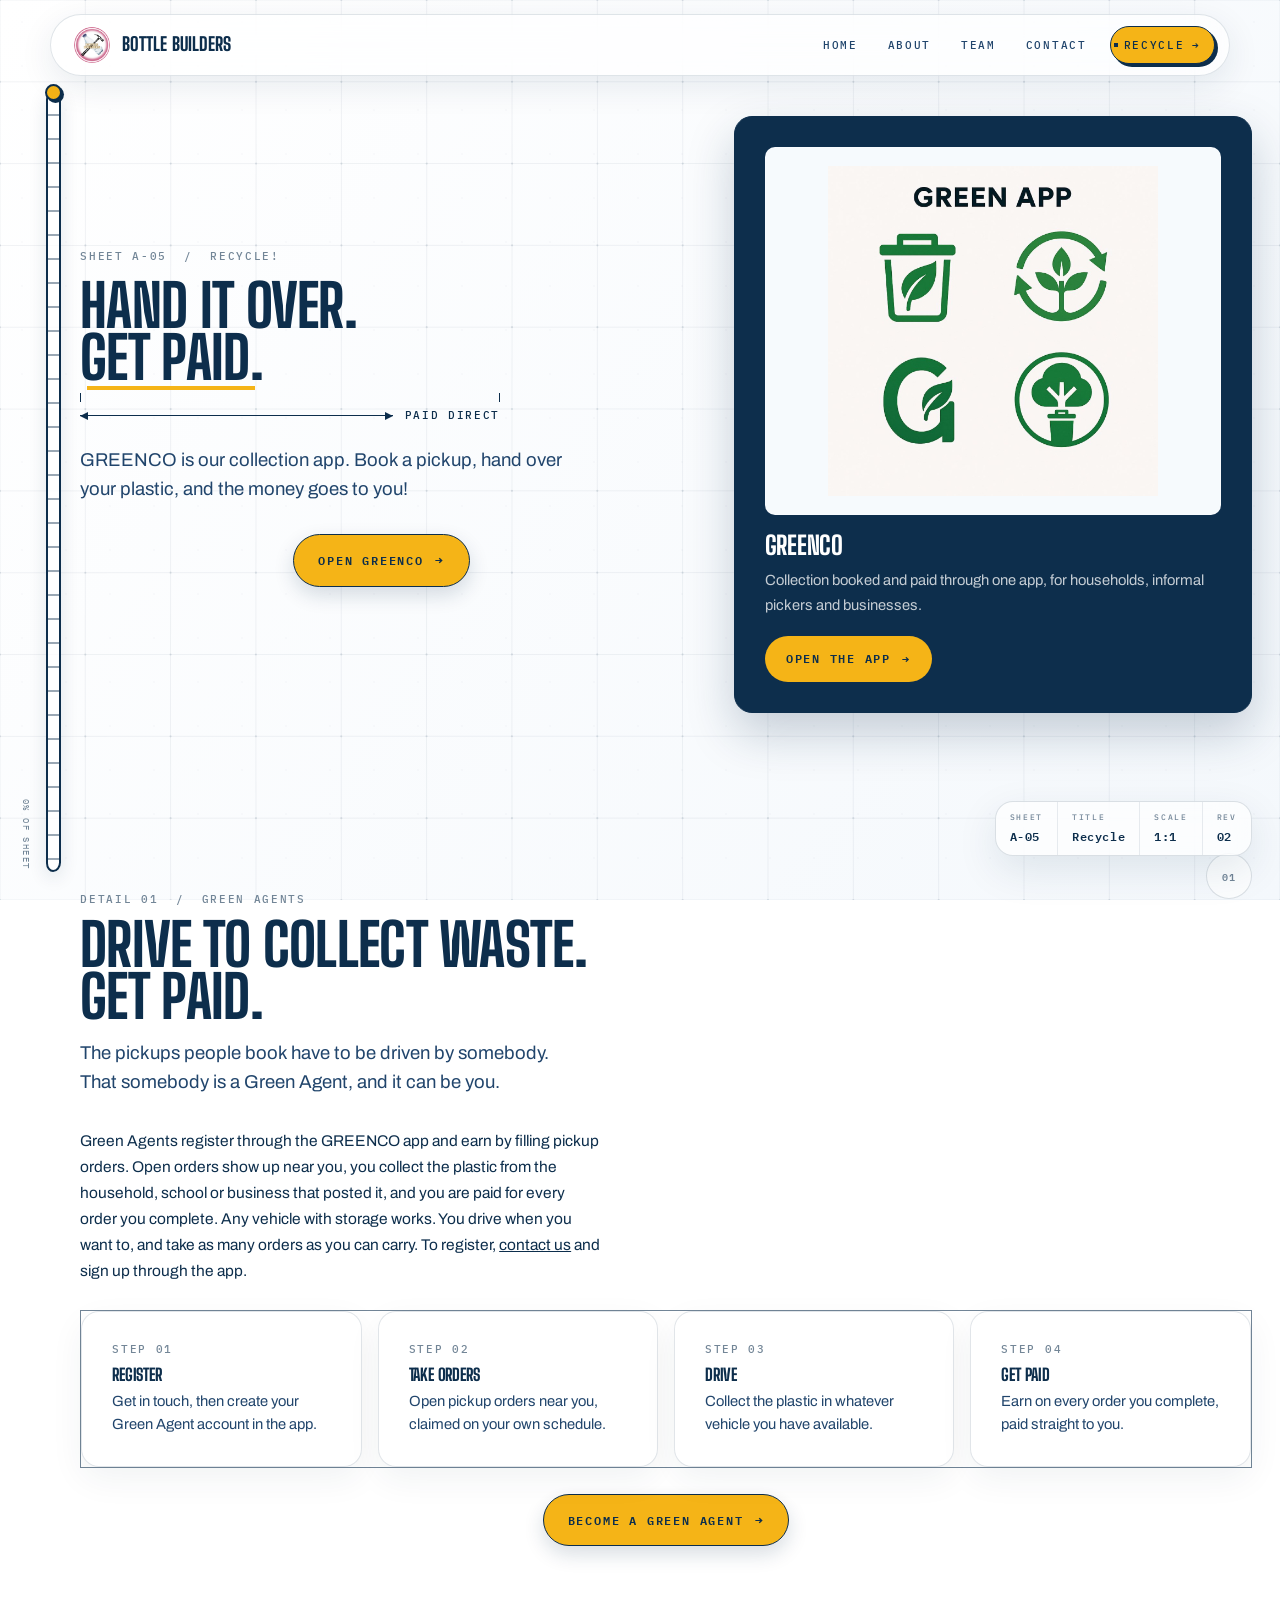
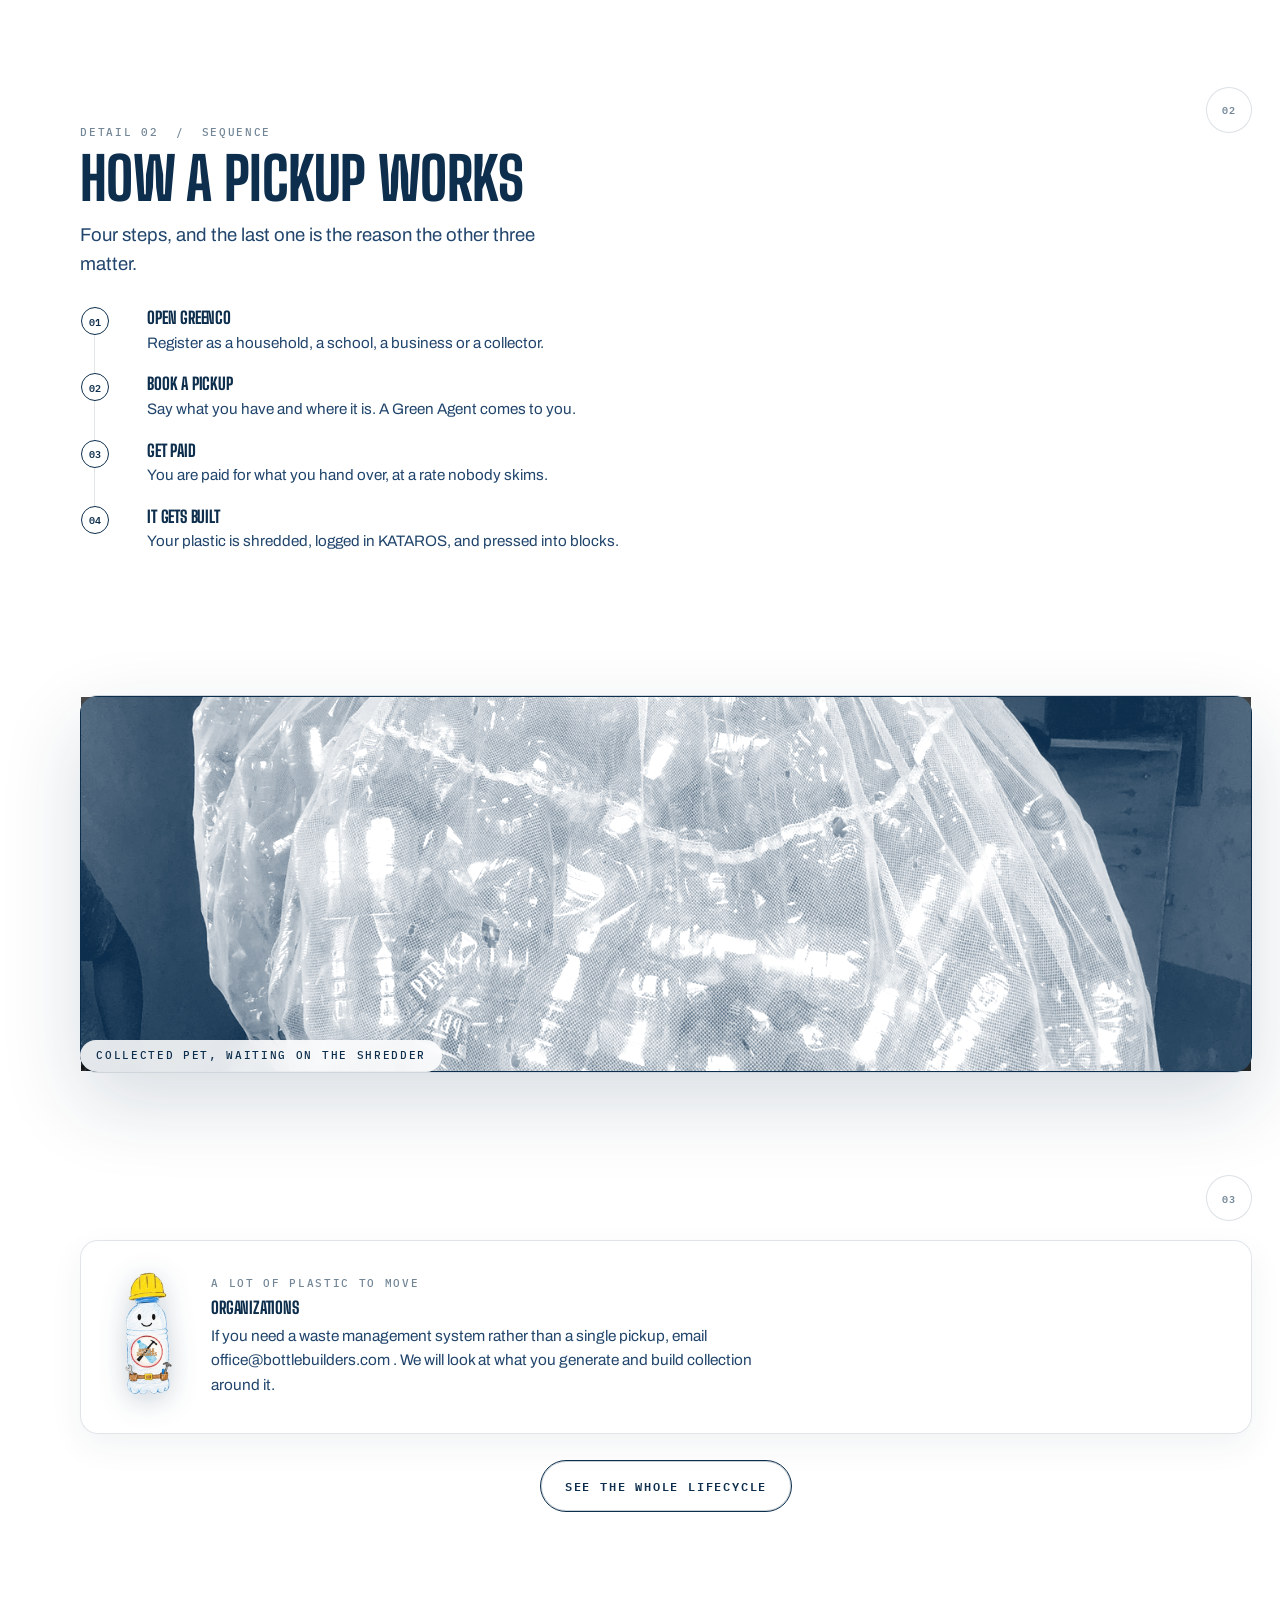
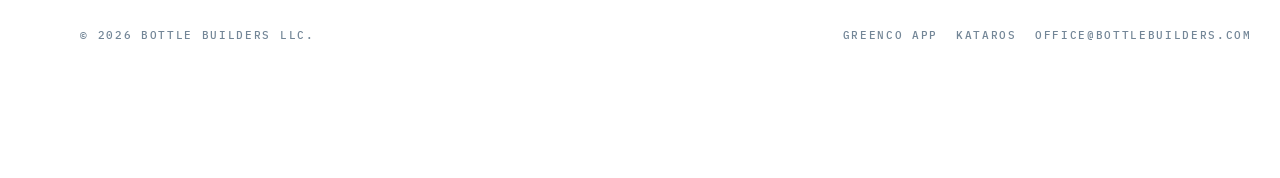
<file: recycle.html>
<!DOCTYPE html>
<html lang="en">
<head>
<meta charset="UTF-8">
<meta name="viewport" content="width=device-width, initial-scale=1">
<meta name="description" content="Schedule plastic waste pickups through GREENCO any time, any place, and get paid directly.">
<link rel="canonical" href="https://www.bottlebuilders.com/recycle">

<!-- Link preview. og:image must be an absolute URL or previews render blank. -->
<meta property="og:type" content="website">
<meta property="og:site_name" content="Bottle Builders">
<meta property="og:title" content="Recycle | Bottle Builders">
<meta property="og:description" content="Improving the entire lifecycle of post-consumer waste from collection to valorization">
<meta property="og:url" content="https://www.bottlebuilders.com/recycle">
<meta property="og:image" content="https://www.bottlebuilders.com/assets/og-image.jpg">
<meta property="og:image:width" content="1200">
<meta property="og:image:height" content="630">
<meta property="og:image:alt" content="The Bottle Builders collection community in Ghana">
<meta name="twitter:card" content="summary_large_image">
<meta name="twitter:title" content="Recycle | Bottle Builders">
<meta name="twitter:description" content="Improving the entire lifecycle of post-consumer waste from collection to valorization">
<meta name="twitter:image" content="https://www.bottlebuilders.com/assets/og-image.jpg">
<meta name="theme-color" content="#b9d4ea">
<title>Recycle | Bottle Builders</title>
<link rel="icon" href="assets/logos/bb-circle.png">
<link rel="preconnect" href="https://fonts.googleapis.com">
<link rel="preconnect" href="https://fonts.gstatic.com" crossorigin>
<link href="https://fonts.googleapis.com/css2?family=Archivo:wght@400;500;600;700&family=Big+Shoulders+Display:wght@700;800;900&family=IBM+Plex+Mono:wght@400;500;600;700&display=swap" rel="stylesheet">
<link rel="stylesheet" href="css/blueprint.css">
<link rel="stylesheet" href="css/components.css">
<link rel="stylesheet" href="css/motion.css">
<link rel="stylesheet" href="css/atelier.css">
</head>
<body>

<!-- The paper: a live grid that leans away from the pointer. -->
<canvas id="grid" aria-hidden="true"></canvas>

<div class="regmarks"><span></span><span></span><span></span><span></span></div>
<div class="progress"><i></i><span>0% of sheet</span></div>

<header class="nav">
  <a class="brand" href="/">
    <img src="assets/logos/bb-circle.png" alt="Bottle Builders">
    <span class="brand-text">
      <span class="brand-name">Bottle Builders</span>
    </span>
  </a>
  <button class="nav-toggle" aria-label="Open navigation" aria-expanded="false" aria-controls="navlinks">
    <span></span><span></span><span></span>
  </button>
  <nav class="nav-links" id="navlinks">
    <a href="/">Home</a>
    <a href="/about">About</a>
    <a href="/team">Team</a>
    <a href="/contact">Contact</a>
    <a class="nav-cta" href="/recycle" aria-current="page">Recycle <span aria-hidden="true">&#8594;</span></a>
  </nav>
</header>

<main class="sheet">

  <!-- Opening ----------------------------------------------------------- -->
  <section class="section section-open">
    <div class="recycle">
      <div>
        <span class="anno anno-faint reveal">Sheet A-05 &nbsp;/&nbsp; Recycle!</span>

        <h2 class="reveal" data-delay="60" style="margin-top:12px">
          <span class="ln"><i>Hand it over.</i></span><span class="ln"><i class="hot">Get paid.</i></span>
        </h2>

        <div class="dim reveal" data-delay="160" style="max-width:420px">
          <span class="dim-line"></span>
          <span class="dim-label anno anno-ink">Paid direct</span>
        </div>

        <p class="lede reveal" data-delay="200">
          GREENCO is our collection app. Book a pickup, hand over your plastic, and the money
          goes to you!
        </p>

        <div class="hero-actions reveal" data-delay="280">
          <a class="btn" href="https://greenco1.web.app/" target="_blank" rel="noopener">
            Open GREENCO <span class="btn-arrow" aria-hidden="true">&#8594;</span>
          </a>
        </div>
      </div>

      <a class="greenco-card reveal" data-delay="120" href="https://greenco1.web.app/" target="_blank" rel="noopener">
        <div class="greenco-shot">
          <img src="assets/photos/greenco-icons.jpg" alt="The GREENCO app identity">
        </div>
        <h3>GREENCO</h3>
        <p>
          Collection booked and paid through one app, for households, informal pickers and
          businesses.
        </p>
        <span class="greenco-go">Open the app <span class="btn-arrow" aria-hidden="true">&#8594;</span></span>
      </a>
    </div>
  </section>

  <!-- Green Agents --------------------------------------------------------- -->
  <section class="section" aria-labelledby="agents">
    <span class="section-mark reveal">01</span>
    <div class="head reveal">
      <span class="anno anno-faint">Detail 01 &nbsp;/&nbsp; Green Agents</span>
      <h2 id="agents">Drive to collect waste.<br>Get paid.</h2>
      <p class="lede" style="margin-top:16px">
        The pickups people book have to be driven by somebody. That somebody is a Green
        Agent, and it can be you.
      </p>
    </div>

    <p class="reveal" style="max-width:58ch">
      Green Agents register through the GREENCO app and earn by filling pickup orders. Open
      orders show up near you, you collect the plastic from the household, school or business
      that posted it, and you are paid for every order you complete. Any vehicle with storage works. You drive when you want to, and take as many orders as
      you can carry. To register, <a href="/contact">contact us</a> and sign up through
      the app.
    </p>

    <div class="process reveal">
      <div class="process-step">
        <span class="anno">Step 01</span>
        <h4>Register</h4>
        <p>Get in touch, then create your Green Agent account in the app.</p>
      </div>
      <div class="process-step">
        <span class="anno">Step 02</span>
        <h4>Take orders</h4>
        <p>Open pickup orders near you, claimed on your own schedule.</p>
      </div>
      <div class="process-step">
        <span class="anno">Step 03</span>
        <h4>Drive</h4>
        <p>Collect the plastic in whatever vehicle you have available.</p>
      </div>
      <div class="process-step">
        <span class="anno">Step 04</span>
        <h4>Get paid</h4>
        <p>Earn on every order you complete, paid straight to you.</p>
      </div>
    </div>

    <div class="hero-actions reveal" style="margin-top:26px">
      <a class="btn" href="/contact">Become a Green Agent <span class="btn-arrow" aria-hidden="true">&#8594;</span></a>
    </div>
  </section>

  <!-- How it works -------------------------------------------------------- -->
  <section class="section" aria-labelledby="how">
    <span class="section-mark reveal">02</span>
    <div class="head reveal">
      <span class="anno anno-faint">Detail 02 &nbsp;/&nbsp; Sequence</span>
      <h2 id="how">How a pickup works</h2>
      <p class="lede" style="margin-top:16px">
        Four steps, and the last one is the reason the other three matter.
      </p>
    </div>

    <ol class="steps reveal">
      <li>
        <h4>Open GREENCO</h4>
        <p>Register as a household, a school, a business or a collector.</p>
      </li>
      <li>
        <h4>Book a pickup</h4>
        <p>Say what you have and where it is. A Green Agent comes to you.</p>
      </li>
      <li>
        <h4>Get paid</h4>
        <p>You are paid for what you hand over, at a rate nobody skims.</p>
      </li>
      <li>
        <h4>It gets built</h4>
        <p>Your plastic is shredded, logged in KATAROS, and pressed into blocks.</p>
      </li>
    </ol>
  </section>

  <!-- Band --------------------------------------------------------------- -->
  <section class="section-tight">
    <div class="band reveal">
      <div class="plate" data-autobuild style="height:100%">
        <img src="assets/photos/pet-bottles.jpg" alt="Collected PET bottles at the Bottle Builders site" width="1920" height="1080">
      </div>
      <span class="band-cap anno">Collected PET, waiting on the shredder</span>
    </div>
  </section>

  <!-- Organizations -------------------------------------------------------- -->
  <section class="section">
    <span class="section-mark reveal">03</span>
    <div class="partner reveal">
      <img class="mascot" src="assets/logos/bb-mascot.png" alt="" aria-hidden="true" style="width:76px">
      <div class="partner-body">
        <span class="anno anno-faint" style="display:block;margin-bottom:7px">A lot of plastic to move</span>
        <h4>Organizations</h4>
        <p>
          If you need a waste management system rather than a single pickup, email
          <a href="mailto:office@bottlebuilders.com">office@bottlebuilders.com</a>
          . We will look at what you generate and build collection
          around it.
        </p>
      </div>
    </div>

    <div class="hero-actions reveal" style="margin-top:26px">
      <a class="btn btn-ghost" href="/about">See the whole lifecycle</a>
    </div>
  </section>

  <footer class="foot">
    <span class="anno">&copy; <span data-year>2026</span> Bottle Builders LLC.</span>
    <span class="foot-links anno">
      <a href="https://greenco1.web.app/" target="_blank" rel="noopener">GREENCO app</a>
      <a href="https://greenventory-83589.web.app/index.html" target="_blank" rel="noopener">KATAROS</a>
      <a href="mailto:office@bottlebuilders.com">office@bottlebuilders.com</a>
    </span>
  </footer>

</main>

<dl class="titleblock">
  <div><dt class="anno">Sheet</dt><dd>A-05</dd></div>
  <div><dt class="anno">Title</dt><dd>Recycle</dd></div>
  <div><dt class="anno">Scale</dt><dd>1:1</dd></div>
  <div><dt class="anno">Rev</dt><dd>02</dd></div>
</dl>

<script src="js/site.js"></script>
<script src="js/kinetic-grid.js"></script>
<script src="js/atelier.js"></script>
</body>
</html>
</file>
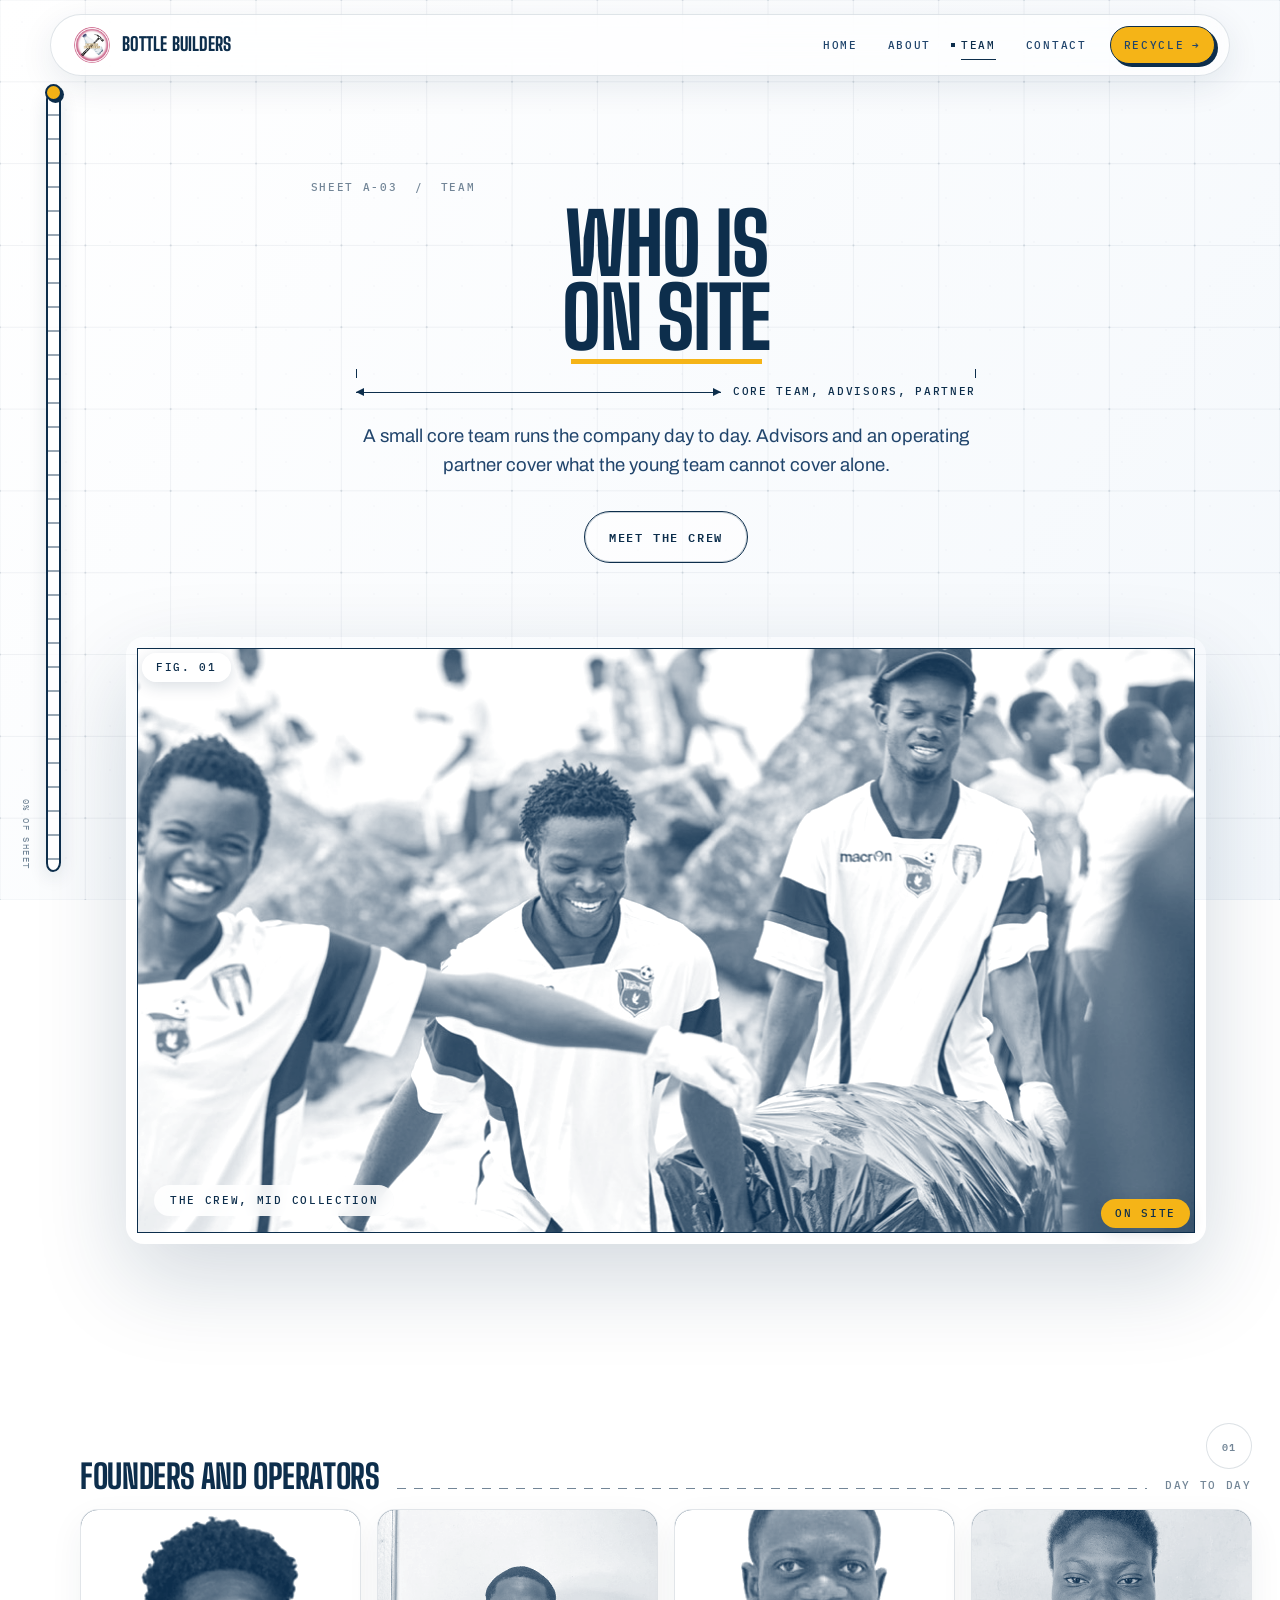
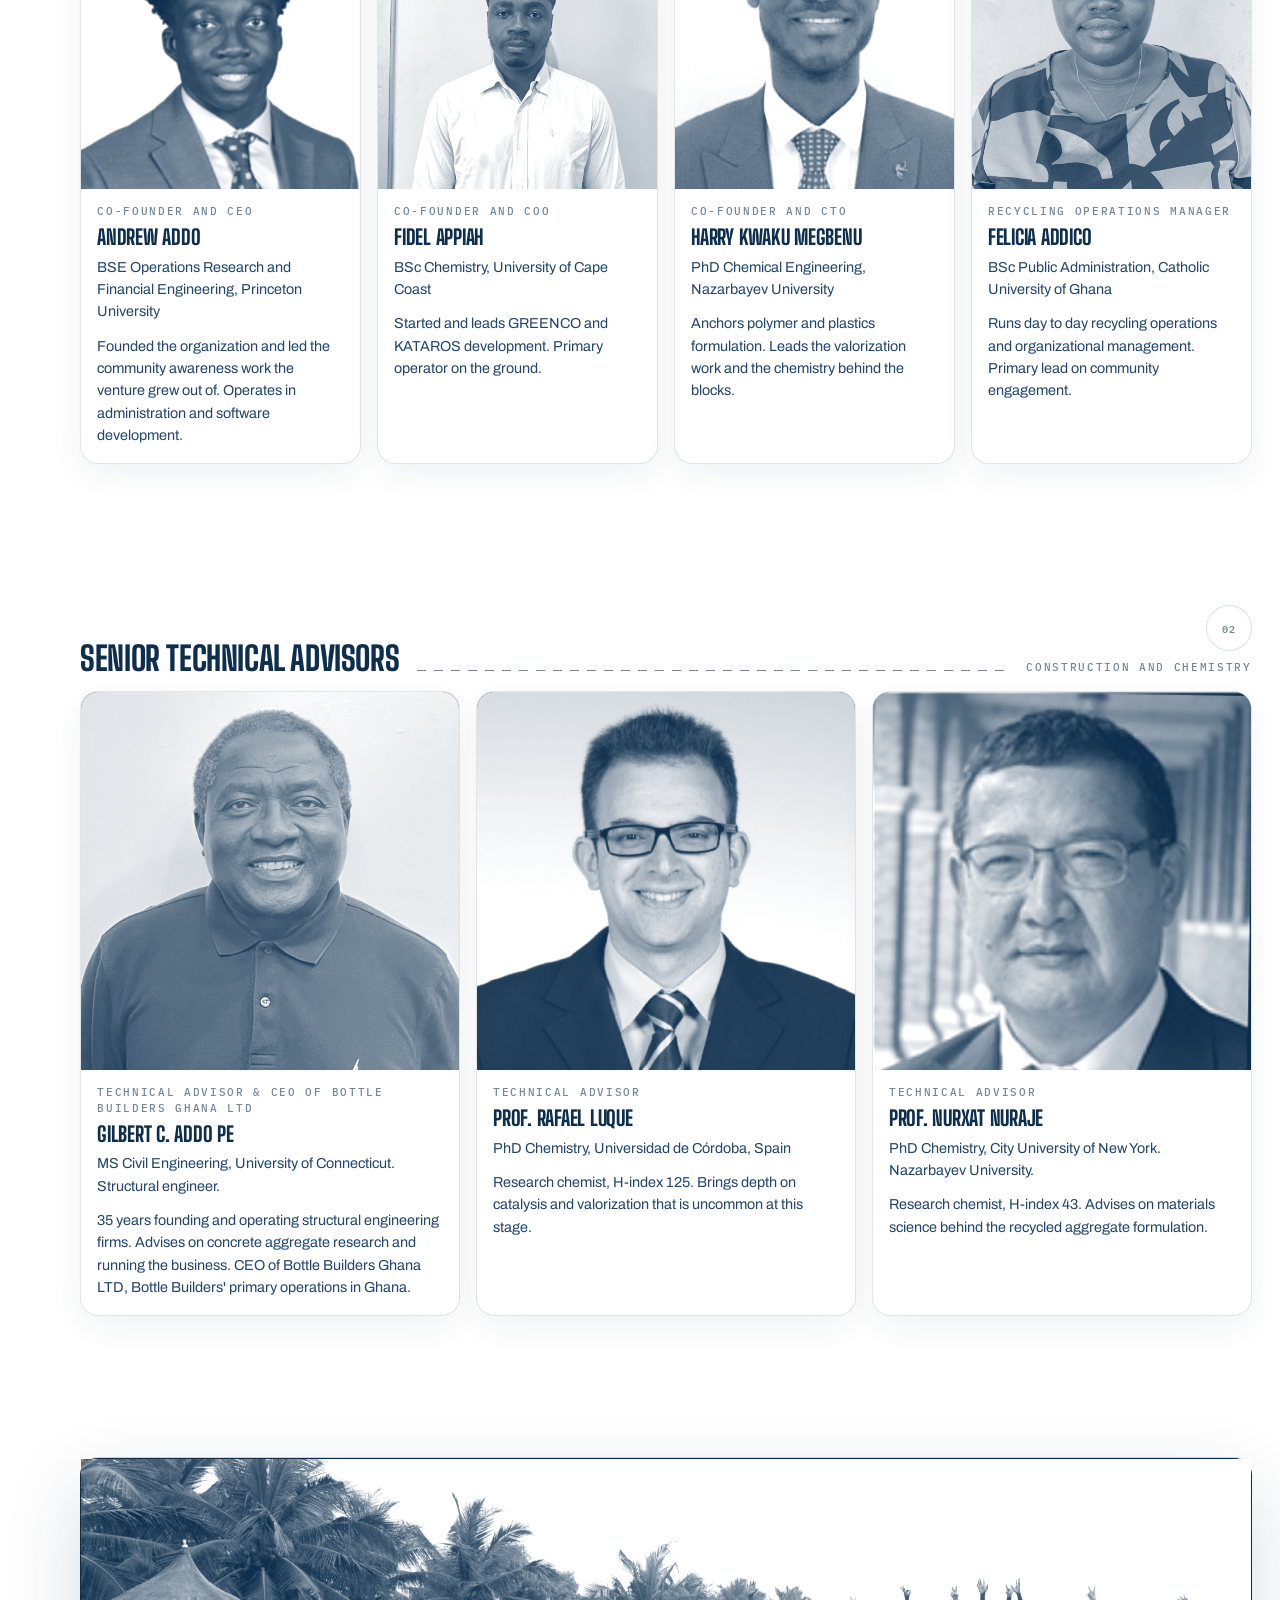
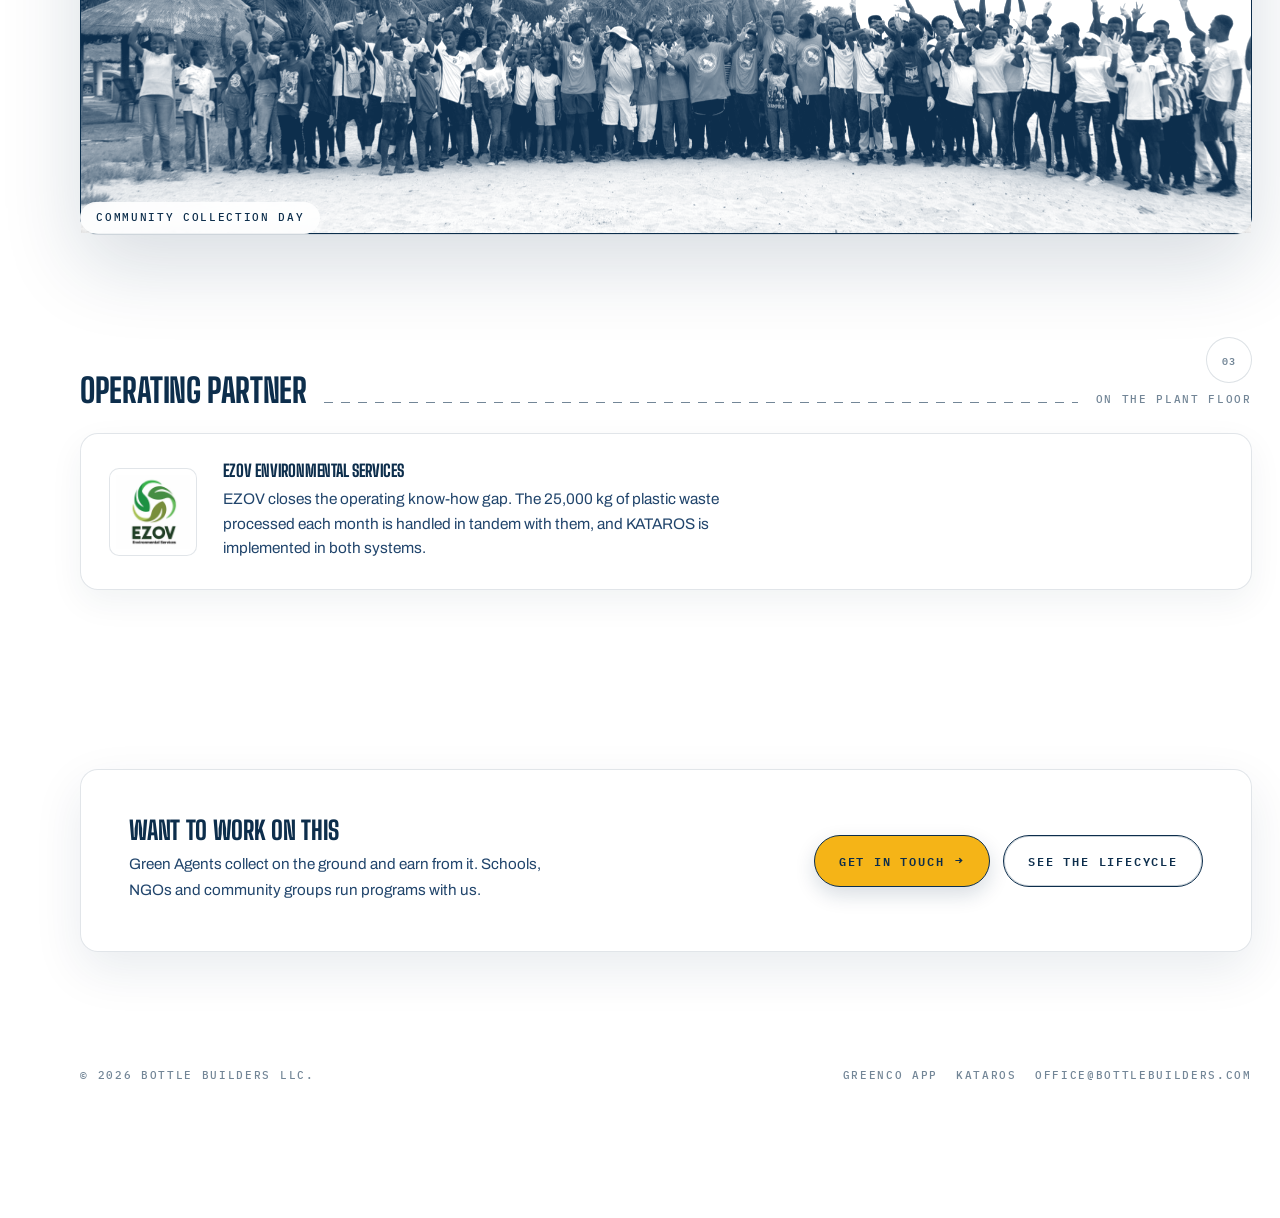
<file: team.html>
<!DOCTYPE html>
<html lang="en">
<head>
<meta charset="UTF-8">
<meta name="viewport" content="width=device-width, initial-scale=1">
<meta name="description" content="Meet the founders, operators, and advisors running Bottle Builders' collection, processing, and value-added materials production.">
<link rel="canonical" href="https://www.bottlebuilders.com/team">

<!-- Link preview. og:image must be an absolute URL or previews render blank. -->
<meta property="og:type" content="website">
<meta property="og:site_name" content="Bottle Builders">
<meta property="og:title" content="Team | Bottle Builders">
<meta property="og:description" content="Improving the entire lifecycle of post-consumer waste from collection to valorization">
<meta property="og:url" content="https://www.bottlebuilders.com/team">
<meta property="og:image" content="https://www.bottlebuilders.com/assets/og-image.jpg">
<meta property="og:image:width" content="1200">
<meta property="og:image:height" content="630">
<meta property="og:image:alt" content="The Bottle Builders collection community in Ghana">
<meta name="twitter:card" content="summary_large_image">
<meta name="twitter:title" content="Team | Bottle Builders">
<meta name="twitter:description" content="Improving the entire lifecycle of post-consumer waste from collection to valorization">
<meta name="twitter:image" content="https://www.bottlebuilders.com/assets/og-image.jpg">
<meta name="theme-color" content="#b9d4ea">
<title>Team | Bottle Builders</title>
<link rel="icon" href="assets/logos/bb-circle.png">
<link rel="preconnect" href="https://fonts.googleapis.com">
<link rel="preconnect" href="https://fonts.gstatic.com" crossorigin>
<link href="https://fonts.googleapis.com/css2?family=Archivo:wght@400;500;600;700&family=Big+Shoulders+Display:wght@700;800;900&family=IBM+Plex+Mono:wght@400;500;600;700&display=swap" rel="stylesheet">
<link rel="stylesheet" href="css/blueprint.css">
<link rel="stylesheet" href="css/components.css">
<link rel="stylesheet" href="css/motion.css">
<link rel="stylesheet" href="css/atelier.css">
</head>
<body>

<!-- The paper: a live grid that leans away from the pointer. -->
<canvas id="grid" aria-hidden="true"></canvas>

<div class="regmarks"><span></span><span></span><span></span><span></span></div>
<div class="progress"><i></i><span>0% of sheet</span></div>

<header class="nav">
  <a class="brand" href="/">
    <img src="assets/logos/bb-circle.png" alt="Bottle Builders">
    <span class="brand-text">
      <span class="brand-name">Bottle Builders</span>
    </span>
  </a>
  <button class="nav-toggle" aria-label="Open navigation" aria-expanded="false" aria-controls="navlinks">
    <span></span><span></span><span></span>
  </button>
  <nav class="nav-links" id="navlinks">
    <a href="/">Home</a>
    <a href="/about">About</a>
    <a href="/team" aria-current="page">Team</a>
    <a href="/contact">Contact</a>
    <a class="nav-cta" href="/recycle">Recycle <span aria-hidden="true">&#8594;</span></a>
  </nav>
</header>

<main class="sheet">

  <!-- Opening ----------------------------------------------------------- -->
  <section class="section section-open">
    <div class="hero">
      <div class="hero-copy">
        <p class="anno anno-faint reveal">Sheet A-03 &nbsp;/&nbsp; Team</p>

        <h2 class="reveal" data-delay="60" style="margin-top:10px"><span class="ln"><i>Who is</i></span><span class="ln"><i class="hot">on site</i></span></h2>

        <div class="dim reveal" data-delay="160">
          <span class="dim-line"></span>
          <span class="dim-label anno anno-ink">Core team, advisors, partner</span>
        </div>

        <p class="lede reveal" data-delay="220">
          A small core team runs the company day to day.
          Advisors and an operating partner cover what the young team cannot cover alone.
        </p>

        <div class="hero-actions reveal" data-delay="300">
          <a class="btn btn-ghost" href="#core">Meet the crew</a>
        </div>
      </div>

      <div class="elevation reveal" data-delay="140">
        <div class="elevation-frame">
          <span class="elevation-tag anno anno-ink tl">Fig. 01</span>
          <div class="plate" data-autobuild>
            <img src="assets/photos/crew.jpg" alt="Bottle Builders collection crew on a community collection day" width="1200" height="1500">
            <span class="plate-cap anno">The crew, mid collection</span>
          </div>
          <span class="elevation-tag anno anno-ink br">On site</span>
        </div>
      </div>
    </div>
  </section>

  <!-- Core team ---------------------------------------------------------- -->
  <section class="section" id="core" aria-labelledby="core-h">
  <span class="section-mark reveal">01</span>
  <div class="tier-head reveal">
    <h2 id="core-h" style="font-size:clamp(1.6rem,2.6vw,2.4rem)">Founders and Operators</h2>
    <hr class="foldline">
    <span class="anno anno-faint">Day to day</span>
  </div>

  <div class="roster reveal">

    <article class="member">
      <a class="member-shot" href="https://www.linkedin.com/in/andrew-addo-a55133281/" target="_blank" rel="noopener" aria-hidden="true" tabindex="-1"><div class="plate"><img src="assets/team/andrew.png" alt="Andrew Addo" width="700" height="700"></div></a>
      <div class="member-body">
        <span class="member-role anno">Co-Founder and CEO</span>
        <h3 class="member-name"><a href="https://www.linkedin.com/in/andrew-addo-a55133281/" target="_blank" rel="noopener">Andrew Addo</a></h3>
        <p class="member-edu">BSE Operations Research and Financial Engineering, Princeton University</p>
        <p class="member-note">Founded the organization and led the community awareness work the venture grew out of. Operates in administration and software development.</p>
      </div>
    </article>

    <article class="member">
      <a class="member-shot" href="https://www.linkedin.com/in/fidel-appiah-2b53621a3/" target="_blank" rel="noopener" aria-hidden="true" tabindex="-1"><div class="plate"><img src="assets/team/fidel.jpg" alt="Fidel Appiah" width="700" height="700"></div></a>
      <div class="member-body">
        <span class="member-role anno">Co-Founder and COO</span>
        <h3 class="member-name"><a href="https://www.linkedin.com/in/fidel-appiah-2b53621a3/" target="_blank" rel="noopener">Fidel Appiah</a></h3>
        <p class="member-edu">BSc Chemistry, University of Cape Coast</p>
        <p class="member-note">Started and leads GREENCO and KATAROS development. Primary operator on the ground.</p>
      </div>
    </article>

    <article class="member">
      <a class="member-shot" href="https://www.linkedin.com/in/harry-kwaku-megbenu-/" target="_blank" rel="noopener" aria-hidden="true" tabindex="-1"><div class="plate"><img src="assets/team/harry.jpg" alt="Harry Kwaku Megbenu" width="700" height="700"></div></a>
      <div class="member-body">
        <span class="member-role anno">Co-Founder and CTO</span>
        <h3 class="member-name"><a href="https://www.linkedin.com/in/harry-kwaku-megbenu-/" target="_blank" rel="noopener">Harry Kwaku Megbenu</a></h3>
        <p class="member-edu">PhD Chemical Engineering, Nazarbayev University</p>
        <p class="member-note">Anchors polymer and plastics formulation. Leads the valorization work and the chemistry behind the blocks.</p>
      </div>
    </article>

    <article class="member">
      <a class="member-shot" href="https://www.linkedin.com/in/raphafel/" target="_blank" rel="noopener" aria-hidden="true" tabindex="-1"><div class="plate"><img src="assets/team/felicia.jpg" alt="Felicia Addico" width="700" height="700"></div></a>
      <div class="member-body">
        <span class="member-role anno">Recycling Operations Manager</span>
        <h3 class="member-name"><a href="https://www.linkedin.com/in/raphafel/" target="_blank" rel="noopener">Felicia Addico</a></h3>
        <p class="member-edu">BSc Public Administration, Catholic University of Ghana</p>
        <p class="member-note">Runs day to day recycling operations and organizational management. Primary lead on community engagement.</p>
      </div>
    </article>

  </div>
  </section>

  <!-- Advisors ----------------------------------------------------------- -->
  <section class="section" aria-labelledby="advisors">
    <span class="section-mark reveal">02</span>
    <div class="tier-head reveal">
      <h2 id="advisors" style="font-size:clamp(1.6rem,2.6vw,2.4rem)">Senior Technical Advisors</h2>
      <hr class="foldline">
      <span class="anno anno-faint">Construction and chemistry</span>
    </div>

    <div class="roster">

      <article class="member">
        <a class="member-shot" href="https://www.linkedin.com/in/gilbert-c-addo-sr-p-e-b0013649/" target="_blank" rel="noopener" aria-hidden="true" tabindex="-1"><div class="plate"><img src="assets/team/gilbert.jpg" alt="Gilbert C. Addo PE" width="700" height="700"></div></a>
        <div class="member-body">
          <span class="member-role anno">Technical advisor &amp; CEO of Bottle Builders Ghana LTD</span>
          <h3 class="member-name"><a href="https://www.linkedin.com/in/gilbert-c-addo-sr-p-e-b0013649/" target="_blank" rel="noopener">Gilbert C. Addo PE</a></h3>
          <p class="member-edu">MS Civil Engineering, University of Connecticut. Structural engineer.</p>
          <p class="member-note">35 years founding and operating structural engineering firms. Advises on concrete aggregate research and running the business. CEO of Bottle Builders Ghana LTD, Bottle Builders' primary operations in Ghana.</p>
        </div>
      </article>

      <article class="member">
        <a class="member-shot" href="https://www.linkedin.com/in/rafael-luque-684ba410/" target="_blank" rel="noopener" aria-hidden="true" tabindex="-1"><div class="plate"><img src="assets/team/luque.jpg" alt="Professor Rafael Luque" width="700" height="700"></div></a>
        <div class="member-body">
          <span class="member-role anno">Technical advisor</span>
          <h3 class="member-name"><a href="https://www.linkedin.com/in/rafael-luque-684ba410/" target="_blank" rel="noopener">Prof. Rafael Luque</a></h3>
          <p class="member-edu">PhD Chemistry, Universidad de C&oacute;rdoba, Spain</p>
          <p class="member-note">Research chemist, H-index 125. Brings depth on catalysis and valorization that is uncommon at this stage.</p>
        </div>
      </article>

      <article class="member">
        <a class="member-shot" href="https://www.linkedin.com/in/nurxat-nuraje-1a828925a/" target="_blank" rel="noopener" aria-hidden="true" tabindex="-1"><div class="plate"><img src="assets/team/nuraje.jpg" alt="Professor Nurxat Nuraje" width="700" height="700"></div></a>
        <div class="member-body">
          <span class="member-role anno">Technical advisor</span>
          <h3 class="member-name"><a href="https://www.linkedin.com/in/nurxat-nuraje-1a828925a/" target="_blank" rel="noopener">Prof. Nurxat Nuraje</a></h3>
          <p class="member-edu">PhD Chemistry, City University of New York. Nazarbayev University.</p>
          <p class="member-note">Research chemist, H-index 43. Advises on materials science behind the recycled aggregate formulation.</p>
        </div>
      </article>

    </div>
  </section>

  <!-- Band --------------------------------------------------------------- -->
  <section class="section-tight">
    <div class="band reveal">
      <div class="plate" data-autobuild style="height:100%">
        <img src="assets/photos/community.jpg" alt="The Bottle Builders community on a collection day" width="1920" height="1080">
      </div>
      <span class="band-cap anno">Community Collection Day</span>
    </div>
  </section>

  <!-- Partner ------------------------------------------------------------ -->
  <section class="section" aria-labelledby="partner">
    <span class="section-mark reveal">03</span>
    <div class="tier-head reveal">
      <h2 id="partner" style="font-size:clamp(1.6rem,2.6vw,2.4rem)">Operating partner</h2>
      <hr class="foldline">
      <span class="anno anno-faint">On the plant floor</span>
    </div>

    <div class="partner reveal">
      <img class="partner-logo" src="assets/logos/ezov-logo.jpg" alt="EZOV Environmental Services" width="640" height="640">
      <div class="partner-body">
        <h4>EZOV Environmental Services</h4>
        <p>
          EZOV closes the operating know-how gap. The 25,000 kg of plastic waste processed each
          month is handled in tandem with them, and KATAROS is implemented in both systems.
        </p>
      </div>
    </div>
  </section>

  <!-- Close -------------------------------------------------------------- -->
  <section class="section">
    <div class="cta-band reveal">
      <div>
        <h3>Want to work on this</h3>
        <p>
          Green Agents collect on the ground and earn from it. Schools, NGOs and community
          groups run programs with us.
        </p>
      </div>
      <div class="hero-actions" style="margin:0">
        <a class="btn" href="/contact">Get in touch <span class="btn-arrow" aria-hidden="true">&#8594;</span></a>
        <a class="btn btn-ghost" href="/about">See the lifecycle</a>
      </div>
    </div>
  </section>

  <footer class="foot">
    <span class="anno">&copy; <span data-year>2026</span> Bottle Builders LLC.</span>
    <span class="foot-links anno">
      <a href="https://greenco1.web.app/" target="_blank" rel="noopener">GREENCO app</a>
      <a href="https://greenventory-83589.web.app/index.html" target="_blank" rel="noopener">KATAROS</a>
      <a href="mailto:office@bottlebuilders.com">office@bottlebuilders.com</a>
    </span>
  </footer>

</main>

<dl class="titleblock">
  <div><dt class="anno">Sheet</dt><dd>A-03</dd></div>
  <div><dt class="anno">Title</dt><dd>Team</dd></div>
  <div><dt class="anno">Scale</dt><dd>1:1</dd></div>
  <div><dt class="anno">Rev</dt><dd>02</dd></div>
</dl>

<script src="js/site.js"></script>
<script src="js/kinetic-grid.js"></script>
<script src="js/atelier.js"></script>
</body>
</html>
</file>
<file: css/blueprint.css>
/* ==========================================================================
   BOTTLE BUILDERS - Blueprint UI
   Sheet system, drafting linework, cyanotype plates.
   ========================================================================== */

/* --- 1. Tokens ----------------------------------------------------------- */

:root {
  /* Cyanotype sheet */
  --sheet:        #b9d4ea;
  --sheet-deep:   #9cc0de;
  --sheet-pale:   #d3e5f4;

  /* Drafting ink + reproduction line */
  --ink:          #0d2e4c;
  --ink-soft:     #21456c;
  --ink-faint:    rgba(13, 46, 76, 0.58);
  --chalk:        #ffffff;
  --chalk-soft:   rgba(255, 255, 255, 0.62);
  --chalk-faint:  rgba(255, 255, 255, 0.24);

  /* Action */
  --hardhat:      #f5b417;
  --hardhat-deep: #c98d05;

  /* Lifecycle semantics only */
  --rust:         #a63d23;
  --growth:       #1f7a4c;

  /* Grid */
  --unit:         24px;
  --major:        120px;

  /* Type */
  --display: "Big Shoulders Display", "Arial Narrow", sans-serif;
  --body:    "Archivo", "Helvetica Neue", sans-serif;
  --mono:    "IBM Plex Mono", ui-monospace, monospace;

  /* Frame */
  --margin:  clamp(14px, 2.2vw, 34px);
  --hair:    1px;
  --nav-h:   62px;
  /* Binding edge down the left of the sheet. It holds the scroll scale and
     nothing else, so the bar and its readout never sit over the copy.
     Zero on small screens, where the scale is not shown at all. */
  --gutter:  0px;

  /* Crumpled paper, generated with an SVG turbulence filter so there is no
     image to download. Sits under the grid, so the drafting lines read as
     printed on a sheet that has been folded and opened out again. */
  --crumple: url("data:image/svg+xml,%3Csvg xmlns='http://www.w3.org/2000/svg' width='700' height='700'%3E%3Cfilter id='c'%3E%3CfeTurbulence type='turbulence' baseFrequency='0.009' numOctaves='5' seed='11' stitchTiles='stitch' result='n'/%3E%3CfeDiffuseLighting in='n' lighting-color='%23ffffff' surfaceScale='3.2'%3E%3CfeDistantLight azimuth='55' elevation='58'/%3E%3C/feDiffuseLighting%3E%3C/filter%3E%3Crect width='700' height='700' filter='url(%23c)'/%3E%3C/svg%3E");
  --crumple-size: 700px 700px;

  --ease:    cubic-bezier(0.22, 0.61, 0.36, 1);
}

*, *::before, *::after { box-sizing: border-box; }

html { -webkit-text-size-adjust: 100%; scroll-behavior: smooth; }

body {
  margin: 0;
  min-height: 100svh;
  font-family: var(--body);
  font-size: clamp(15.5px, 1.06vw, 17.5px);
  line-height: 1.68;
  color: var(--ink);
  background-color: var(--sheet);
  background-image:
    linear-gradient(var(--chalk-faint) var(--hair), transparent var(--hair)),
    linear-gradient(90deg, var(--chalk-faint) var(--hair), transparent var(--hair)),
    linear-gradient(rgba(255,255,255,0.10) var(--hair), transparent var(--hair)),
    linear-gradient(90deg, rgba(255,255,255,0.10) var(--hair), transparent var(--hair)),
    var(--crumple);
  background-size:
    var(--major) var(--major),
    var(--major) var(--major),
    var(--unit) var(--unit),
    var(--unit) var(--unit),
    var(--crumple-size);
  background-blend-mode: normal, normal, normal, normal, multiply;
  background-attachment: fixed;
  overflow-x: hidden;
}

/* Paper tooth. Keeps the flat blue from reading as a plain CSS background. */
body::before {
  content: "";
  position: fixed;
  inset: 0;
  z-index: 0;
  pointer-events: none;
  opacity: 0.34;
  background:
    radial-gradient(ellipse at 18% 12%, rgba(255,255,255,0.30), transparent 58%),
    radial-gradient(ellipse at 84% 88%, rgba(13,46,76,0.20), transparent 62%);
}

img, video { max-width: 100%; display: block; }

a { color: inherit; }

::selection { background: var(--hardhat); color: var(--ink); }

:focus-visible {
  outline: 2px solid var(--ink);
  outline-offset: 3px;
}

/* --- 2. Type ------------------------------------------------------------- */

h1, h2, h3, h4 {
  font-family: var(--display);
  font-weight: 800;
  line-height: 0.88;
  letter-spacing: -0.012em;
  margin: 0;
  text-transform: uppercase;
}

h1 { font-size: clamp(3.1rem, 8.4vw, 8.2rem); }
h2 { font-size: clamp(2.2rem, 4.6vw, 4.4rem); }
h3 { font-size: clamp(1.35rem, 2vw, 1.9rem); line-height: 0.95; }
h4 { font-size: clamp(1.05rem, 1.3vw, 1.25rem); line-height: 1.05; }

p { margin: 0 0 1em; max-width: 62ch; }
p:last-child { margin-bottom: 0; }

strong { font-weight: 700; }

/* Drafting annotation: every label, tag and number on the sheet. */
.anno {
  font-family: var(--mono);
  font-size: 0.7rem;
  font-weight: 500;
  letter-spacing: 0.15em;
  text-transform: uppercase;
  line-height: 1.4;
}

.anno-lg { font-size: 0.78rem; letter-spacing: 0.16em; }
.anno-ink   { color: var(--ink); }
.anno-chalk { color: var(--chalk); }
.anno-faint { color: var(--ink-faint); }

.lede {
  font-size: clamp(1.08rem, 1.45vw, 1.34rem);
  line-height: 1.58;
  color: var(--ink-soft);
  max-width: 46ch;
}

/* --- 3. Sheet frame ------------------------------------------------------ */

.sheet {
  position: relative;
  z-index: 1;
  min-height: 100svh;
  padding: calc(var(--nav-h) + var(--margin) + 26px) var(--margin)
           calc(var(--margin) + 104px) calc(var(--margin) + var(--gutter));
  display: flex;
  flex-direction: column;
}

/* The drawn border of the sheet. It starts below the fixed navigation, so the
   sheet reads as beginning where the header ends. */
.sheet::before {
  content: "";
  position: fixed;
  top: calc(var(--nav-h) + var(--margin));
  left: calc(var(--margin) + var(--gutter));
  right: var(--margin);
  bottom: var(--margin);
  border: var(--hair) solid var(--chalk-soft);
  pointer-events: none;
  z-index: 2;
}

/* Registration marks at the sheet corners. */
.regmarks {
  position: fixed;
  top: calc(var(--nav-h) + var(--margin));
  left: calc(var(--margin) + var(--gutter));
  right: var(--margin);
  bottom: var(--margin);
  pointer-events: none;
  z-index: 3;
}
.regmarks span {
  position: absolute;
  width: 15px; height: 15px;
  border: var(--hair) solid var(--chalk);
}
.regmarks span:nth-child(1) { top: -1px;    left: -1px;    border-right: 0; border-bottom: 0; }
.regmarks span:nth-child(2) { top: -1px;    right: -1px;   border-left: 0;  border-bottom: 0; }
.regmarks span:nth-child(3) { bottom: -1px; left: -1px;    border-right: 0; border-top: 0; }
.regmarks span:nth-child(4) { bottom: -1px; right: -1px;   border-left: 0;  border-top: 0; }

/* --- 4. Navigation (drawing index, top margin of the sheet) -------------- */

/* Pinned to the very top of the viewport and fully opaque, so no page content
   ever passes above or behind it. The grid is repainted here with the same
   fixed attachment as the body, which keeps the paper continuous. */
.nav {
  position: fixed;
  top: 0;
  left: 0;
  right: 0;
  height: var(--nav-h);
  z-index: 50;
  display: flex;
  align-items: center;
  justify-content: space-between;
  gap: 16px;
  padding: 0 var(--margin) 0 calc(var(--margin) + var(--gutter));
  background-color: var(--sheet);
  background-image:
    linear-gradient(var(--chalk-faint) var(--hair), transparent var(--hair)),
    linear-gradient(90deg, var(--chalk-faint) var(--hair), transparent var(--hair)),
    linear-gradient(rgba(255,255,255,0.10) var(--hair), transparent var(--hair)),
    linear-gradient(90deg, rgba(255,255,255,0.10) var(--hair), transparent var(--hair)),
    var(--crumple);
  background-size:
    var(--major) var(--major),
    var(--major) var(--major),
    var(--unit) var(--unit),
    var(--unit) var(--unit),
    var(--crumple-size);
  background-blend-mode: normal, normal, normal, normal, multiply;
  background-attachment: fixed;
  border-bottom: var(--hair) solid var(--ink-faint);
}

.brand {
  display: flex;
  align-items: center;
  gap: 11px;
  text-decoration: none;
  min-width: 0;
}
.brand img {
  width: 38px; height: 38px;
  border-radius: 50%;
  border: var(--hair) solid var(--chalk);
  flex: none;
}
.brand-text { display: flex; flex-direction: column; gap: 1px; min-width: 0; }
.brand-name {
  font-family: var(--display);
  font-weight: 800;
  font-size: 1.16rem;
  line-height: 0.86;
  letter-spacing: 0.005em;
  text-transform: uppercase;
  white-space: nowrap;
}
.brand-sub { font-size: 0.56rem; letter-spacing: 0.2em; color: var(--ink-faint); }

.nav-links { display: flex; align-items: center; gap: 4px; }

.nav-links a {
  position: relative;
  padding: 9px 13px;
  text-decoration: none;
  font-family: var(--mono);
  font-size: 0.7rem;
  font-weight: 500;
  letter-spacing: 0.15em;
  text-transform: uppercase;
  color: var(--ink-soft);
  transition: color 0.2s var(--ease);
}
.nav-links a::after {
  content: "";
  position: absolute;
  left: 13px; right: 13px; bottom: 3px;
  height: var(--hair);
  background: var(--ink);
  transform: scaleX(0);
  transform-origin: left;
  transition: transform 0.3s var(--ease);
}
.nav-links a:hover { color: var(--ink); }
.nav-links a:hover::after { transform: scaleX(1); }

/* Current sheet: bracketed, the way a drawing index marks the active sheet. */
.nav-links a[aria-current="page"] { color: var(--ink); }
.nav-links a[aria-current="page"]::after { transform: scaleX(1); }
.nav-links a[aria-current="page"]::before {
  content: "";
  position: absolute;
  left: 3px;
  top: 50%;
  width: 4px; height: 4px;
  margin-top: -2px;
  background: var(--ink);
}

.nav-cta {
  display: inline-flex;
  align-items: center;
  gap: 8px;
  padding: 10px 17px;
  margin-left: 6px;
  background: var(--hardhat);
  color: var(--ink);
  text-decoration: none;
  font-family: var(--mono);
  font-size: 0.7rem;
  font-weight: 600;
  letter-spacing: 0.15em;
  text-transform: uppercase;
  border: var(--hair) solid var(--ink);
  box-shadow: 3px 3px 0 var(--ink);
  transition: transform 0.16s var(--ease), box-shadow 0.16s var(--ease);
}
.nav-cta:hover { transform: translate(2px, 2px); box-shadow: 1px 1px 0 var(--ink); }
.nav-cta:active { transform: translate(3px, 3px); box-shadow: 0 0 0 var(--ink); }
.nav-cta::after { display: none; }

.nav-toggle {
  display: none;
  width: 42px; height: 38px;
  padding: 0;
  background: transparent;
  border: var(--hair) solid var(--ink-faint);
  cursor: pointer;
  position: relative;
}
.nav-toggle span {
  position: absolute;
  left: 11px; right: 11px;
  height: var(--hair);
  background: var(--ink);
  transition: transform 0.25s var(--ease), opacity 0.2s var(--ease);
}
.nav-toggle span:nth-child(1) { top: 13px; }
.nav-toggle span:nth-child(2) { top: 18px; }
.nav-toggle span:nth-child(3) { top: 23px; }
.nav-toggle[aria-expanded="true"] span:nth-child(1) { transform: translateY(5px) rotate(45deg); }
.nav-toggle[aria-expanded="true"] span:nth-child(2) { opacity: 0; }
.nav-toggle[aria-expanded="true"] span:nth-child(3) { transform: translateY(-5px) rotate(-45deg); }

/* --- 5. Title block (docked bottom right, like a real drawing) ----------- */

.titleblock {
  position: fixed;
  right: var(--margin);
  bottom: var(--margin);
  z-index: 30;
  display: grid;
  grid-template-columns: repeat(4, minmax(0, auto));
  /* Never wider than the sheet. Fixed to the corner, so overflow here leaves
     the viewport instead of pushing anything. */
  max-width: calc(100vw - (var(--margin) * 2));
  /* Fully opaque. A translucent panel lets copy show through it, which reads
     as two pieces of text sitting on top of each other. */
  background: var(--sheet);
  border: var(--hair) solid var(--chalk-soft);
  box-shadow: 0 4px 18px rgba(13, 46, 76, 0.12);
  transition: transform 0.28s var(--ease), opacity 0.28s var(--ease);
}
/* The label steps off the sheet while you scroll, so nothing reads underneath it. */
.titleblock.away { transform: translateY(calc(100% + var(--margin))); opacity: 0; }
.titleblock div {
  padding: 9px 14px;
  border-right: var(--hair) solid var(--chalk-faint);
}
.titleblock div:last-child { border-right: 0; }
.titleblock dt { margin: 0 0 3px; font-size: 0.53rem; letter-spacing: 0.2em; color: var(--ink-faint); }
.titleblock dd { margin: 0; font-family: var(--mono); font-size: 0.76rem; font-weight: 600; letter-spacing: 0.05em; overflow-wrap: anywhere; }

/* --- 6. Drafting primitives --------------------------------------------- */

/* Dimension line: extension ticks, arrowheads, and a label that measures a
   real quantity instead of a length. This is the site's signature device. */
.dim {
  position: relative;
  display: flex;
  align-items: center;
  gap: 12px;
  padding: 15px 0 0;
  margin: 0 0 22px;
  max-width: 560px;
}
.dim::before {
  content: "";
  position: absolute;
  top: 0; left: 0; right: 0;
  height: 9px;
  border-left: var(--hair) solid var(--ink);
  border-right: var(--hair) solid var(--ink);
}
.dim-line {
  position: relative;
  flex: 1;
  height: var(--hair);
  background: var(--ink);
}
.dim-line::before,
.dim-line::after {
  content: "";
  position: absolute;
  top: 50%;
  width: 0; height: 0;
  border-top: 4px solid transparent;
  border-bottom: 4px solid transparent;
  margin-top: -4px;
}
.dim-line::before { left: 0;  border-right: 8px solid var(--ink); }
.dim-line::after  { right: 0; border-left:  8px solid var(--ink); }
/* The label may shrink and wrap. It used to be flex: none, which told it never
   to give ground, so a long label pushed straight past the edge of the sheet
   and off the viewport. That is invisible at the sizes we set, and obvious the
   moment a visitor raises the browser's minimum font size, which clamps
   computed type without changing the viewport. min-width:0 is the part that
   actually does the work: a flex item defaults to min-width:auto and will not
   shrink below its content no matter what flex-shrink says. */
.dim-label {
  flex: 0 1 auto;
  min-width: 0;
  overflow-wrap: anywhere;
}

/* Leader line with a circled callout, used to point at things. */
.callout {
  display: inline-flex;
  align-items: center;
  gap: 10px;
}
.callout-mark {
  flex: none;
  width: 27px; height: 27px;
  display: grid;
  place-items: center;
  border: var(--hair) solid var(--ink);
  border-radius: 50%;
  font-family: var(--mono);
  font-size: 0.66rem;
  font-weight: 600;
}

/* Approval / revision stamp. Rotated, overprinted. */
.stamp {
  display: inline-block;
  padding: 7px 13px;
  border: 2px solid currentColor;
  font-family: var(--mono);
  font-size: 0.66rem;
  font-weight: 700;
  letter-spacing: 0.16em;
  text-transform: uppercase;
  transform: rotate(-5deg);
  opacity: 0.82;
}
.stamp-rust   { color: var(--rust); }
.stamp-growth { color: var(--growth); }

/* Section heading with an eyebrow that carries the sheet reference. */
.head { margin: 0 0 30px; }
.head .anno { display: block; margin-bottom: 12px; color: var(--ink-faint); }

/* Hairline rule that reads as a fold line on the sheet. */
.foldline {
  height: var(--hair);
  background: repeating-linear-gradient(
    90deg, var(--ink-faint) 0 9px, transparent 9px 17px
  );
  border: 0;
  margin: 0;
}

/* --- 7. Cyanotype plates (photography) ---------------------------------- */

/* Photos print as blueprint plates and return to full colour on hover, so
   the page moves from drawn to built when you touch it. */
.plate {
  position: relative;
  overflow: hidden;
  background: var(--ink);
  border: var(--hair) solid var(--chalk-soft);
}
.plate img,
.plate video {
  width: 100%; height: 100%;
  object-fit: cover;
  filter: grayscale(1) contrast(1.14) brightness(1.04);
  mix-blend-mode: screen;
  transition: filter 0.6s var(--ease), opacity 0.6s var(--ease);
}
.plate::after {
  content: "";
  position: absolute;
  inset: 0;
  background: var(--sheet);
  mix-blend-mode: multiply;
  transition: opacity 0.6s var(--ease);
  pointer-events: none;
}
.plate:hover img,
.plate:hover video,
.plate.is-built img,
.plate.is-built video {
  filter: none;
  mix-blend-mode: normal;
}
.plate:hover::after,
.plate.is-built::after { opacity: 0; }

.plate-cap {
  position: absolute;
  left: 0; bottom: 0;
  z-index: 2;
  padding: 6px 11px;
  background: var(--ink);
  color: var(--chalk);
}

/* Ambient background plate: photography set into the sheet behind content. */
.bg-plate {
  position: absolute;
  z-index: 0;
  overflow: hidden;
  pointer-events: none;
  border: var(--hair) solid var(--chalk-faint);
}
.bg-plate img {
  width: 100%; height: 100%;
  object-fit: cover;
  filter: grayscale(1) contrast(1.2);
  mix-blend-mode: luminosity;
  opacity: 0.2;
}

/* --- 8. Buttons ---------------------------------------------------------- */

.btn {
  display: inline-flex;
  align-items: center;
  gap: 11px;
  padding: 15px 24px;
  text-decoration: none;
  font-family: var(--mono);
  font-size: 0.75rem;
  font-weight: 600;
  letter-spacing: 0.15em;
  text-transform: uppercase;
  border: var(--hair) solid var(--ink);
  background: var(--hardhat);
  color: var(--ink);
  box-shadow: 4px 4px 0 var(--ink);
  /* The label and its arrow are flex items, so without this they stay on one
     line at any size and set a floor the column cannot shrink below. Never
     triggers at the sizes we set; it only matters once the type floor is
     raised past what a phone can fit. */
  flex-wrap: wrap;
  transition: transform 0.16s var(--ease), box-shadow 0.16s var(--ease);
  cursor: pointer;
}
.btn:hover  { transform: translate(2px, 2px); box-shadow: 2px 2px 0 var(--ink); }
.btn:active { transform: translate(4px, 4px); box-shadow: 0 0 0 var(--ink); }

.btn-ghost { background: transparent; box-shadow: 4px 4px 0 var(--chalk-soft); }
.btn-ghost:hover { background: var(--chalk); box-shadow: 2px 2px 0 var(--chalk-soft); }

.btn-arrow { font-size: 1.05em; line-height: 1; }

/* --- 9. Stat rack (traction) -------------------------------------------- */

.stats {
  display: grid;
  grid-template-columns: repeat(auto-fit, minmax(155px, 1fr));
  border-top: var(--hair) solid var(--ink-faint);
  border-left: var(--hair) solid var(--ink-faint);
}
.stat {
  padding: 18px 18px 16px;
  border-right: var(--hair) solid var(--ink-faint);
  border-bottom: var(--hair) solid var(--ink-faint);
  background: rgba(255,255,255,0.14);
}
.stat-num {
  font-family: var(--display);
  font-weight: 800;
  font-size: clamp(2.1rem, 3.5vw, 3.1rem);
  line-height: 0.84;
  letter-spacing: -0.02em;
  display: block;
  margin-bottom: 9px;
}
.stat-num sup { font-size: 0.42em; vertical-align: super; margin-left: 2px; }
.stat-label { display: block; color: var(--ink-soft); font-size: 0.9rem; line-height: 1.5; }
.stat-tag { display: block; margin-top: 8px; color: var(--ink-faint); }

/* --- 10. Cards ----------------------------------------------------------- */

.card {
  position: relative;
  padding: 22px;
  background: rgba(255,255,255,0.17);
  border: var(--hair) solid var(--chalk-soft);
}
.card h3 { margin-bottom: 10px; }
.card .anno { color: var(--ink-faint); margin-bottom: 11px; display: block; }
.card p { font-size: 0.97rem; line-height: 1.6; color: var(--ink-soft); }

.grid-3 { display: grid; gap: 1px; grid-template-columns: repeat(auto-fit, minmax(258px, 1fr)); }

/* --- 11. Mascot ---------------------------------------------------------- */

.mascot { display: block; height: auto; filter: drop-shadow(0 6px 14px rgba(13,46,76,0.22)); }

/* SVG builder crew: hairline figures that live on the linework. */
.crew { stroke: var(--ink); stroke-width: 1.5; fill: none; stroke-linecap: round; stroke-linejoin: round; }
.crew .hat { fill: var(--hardhat); stroke: var(--ink); }
.crew .body-fill { fill: rgba(255,255,255,0.5); }

/* --- 12. Loading sheet --------------------------------------------------- */

#loader {
  position: fixed;
  inset: 0;
  z-index: 200;
  display: grid;
  place-items: center;
  background: var(--sheet);
  background-image:
    linear-gradient(var(--chalk-faint) var(--hair), transparent var(--hair)),
    linear-gradient(90deg, var(--chalk-faint) var(--hair), transparent var(--hair));
  background-size: var(--unit) var(--unit);
  transition: opacity 0.55s var(--ease), visibility 0.55s var(--ease);
}
#loader.done { opacity: 0; visibility: hidden; }

.loader-inner { text-align: center; width: min(300px, 74vw); }

.loader-draw { width: 132px; margin: 0 auto 22px; position: relative; }
.loader-draw svg { width: 100%; height: auto; overflow: visible; }
.loader-draw .ink-path {
  stroke: var(--ink);
  stroke-width: 2;
  fill: none;
  stroke-linecap: round;
  stroke-linejoin: round;
  stroke-dasharray: var(--len, 600);
  stroke-dashoffset: var(--len, 600);
  animation: draw 1.5s var(--ease) forwards;
}
.loader-draw .hat-fill {
  fill: var(--hardhat);
  opacity: 0;
  animation: fadein 0.5s var(--ease) 1.1s forwards;
}
.loader-mascot {
  position: absolute;
  inset: 0;
  display: grid;
  place-items: center;
  opacity: 0;
  animation: fadein 0.6s var(--ease) 1.55s forwards;
}
.loader-mascot img { width: 78%; }

@keyframes draw   { to { stroke-dashoffset: 0; } }
@keyframes fadein { to { opacity: 1; } }

.loader-bar {
  height: 3px;
  background: var(--chalk-faint);
  border: var(--hair) solid var(--ink-faint);
  overflow: hidden;
  margin-bottom: 11px;
}
.loader-bar i {
  display: block;
  height: 100%;
  width: 0;
  background: var(--ink);
  animation: fill 2s var(--ease) forwards;
}
@keyframes fill { to { width: 100%; } }

/* --- 12b. Scrolling sheet: sections, bands, progress --------------------- */

/* Each sheet scrolls through its own sub-sections. Sections are spaced by a
   multiple of the drafting grid so the rhythm matches the paper. */
.section { padding: clamp(48px, 7vw, 104px) 0; position: relative; }
.section:first-of-type { padding-top: 0; }
.section-tight { padding: clamp(30px, 4vw, 56px) 0; }

/* Opening section of a sheet holds the fold. */
.section-open {
  /* Viewport minus the fixed nav, the sheet padding and the bottom furniture. */
  min-height: calc(100svh - var(--nav-h) - 190px);
  display: flex;
  flex-direction: column;
  justify-content: center;
  padding-top: 0;
}

/* Detail bubble: numbers a section the way a drawing numbers a detail. */
.section-mark {
  position: absolute;
  top: clamp(26px, 4vw, 58px);
  right: 0;
  width: 46px; height: 46px;
  display: grid;
  place-items: center;
  border: var(--hair) solid var(--ink-faint);
  border-radius: 50%;
  font-family: var(--mono);
  font-size: 0.62rem;
  font-weight: 600;
  letter-spacing: 0.08em;
  color: var(--ink-faint);
}

/* Photographic band spanning the full width of the sheet. It stops at the
   drawn border rather than running past it, so the frame stays unbroken. */
.band {
  position: relative;
  height: clamp(240px, 42vh, 440px);
  overflow: hidden;
  border-top: var(--hair) solid var(--chalk-soft);
  border-bottom: var(--hair) solid var(--chalk-soft);
}
.band img { width: 100%; height: 100%; object-fit: cover; }
.band-cap {
  position: absolute;
  left: 0;
  bottom: 0;
  z-index: 2;
  padding: 8px 13px;
  background: var(--ink);
  color: var(--chalk);
}

/* Closing call to action band. */
.cta-band {
  display: flex;
  flex-wrap: wrap;
  align-items: center;
  justify-content: space-between;
  gap: 22px 34px;
  padding: clamp(24px, 3.4vw, 40px);
  border: var(--hair) solid var(--ink);
  background: rgba(255,255,255,0.2);
  box-shadow: 6px 6px 0 rgba(13,46,76,0.13);
}
.cta-band h3 { max-width: 20ch; }
.cta-band p { color: var(--ink-soft); font-size: 0.95rem; max-width: 46ch; margin-top: 10px; }

/* Scroll scale, drawn in the binding gutter outside the sheet border. Hidden
   entirely below 901px, where there is no gutter to put it in. */
.progress { display: none; }

@media (min-width: 901px) {
  :root { --gutter: 52px; }

  /* A drafting rule stood on its end: white body, inked outline, graduations
     up the face, and a bead that rides down it as the sheet is read. Drawn
     chunky on purpose, with the same hard offset shadow the buttons carry, so
     it reads as an object sitting on the paper rather than a browser chrome
     progress bar. */
  .progress {
    display: block;
    position: fixed;
    /* Sits in the gutter, clear of the frame line to its right. The width
       below plus its border and shadow has to stay inside --gutter. */
    left: calc(var(--margin) + var(--gutter) - 34px);
    top: calc(var(--nav-h) + var(--margin));
    bottom: var(--margin);
    width: 15px;
    z-index: 35;
    pointer-events: none;
    background: rgba(255, 255, 255, 0.42);
    border: 2px solid var(--ink);
    /* Slightly uneven radii: the rule looks drawn by hand rather than set. */
    border-radius: 10px 9px 10px 9px / 12px 11px 12px 11px;
    box-shadow: 3px 3px 0 var(--ink);
  }

  /* Fills solid white as the sheet is read, so a finished sheet reads as a
     complete reproduction line rather than a bar of ink. */
  .progress i {
    display: block;
    position: relative;
    width: 100%;
    height: 0;
    background: var(--chalk);
    border-radius: 8px 7px 8px 7px / 10px 9px 10px 9px;
    transition: height 0.1s linear;
  }

  /* The bead. It rides the boundary between read and unread. */
  .progress i::after {
    content: "";
    position: absolute;
    left: 50%;
    bottom: -9px;
    width: 17px;
    height: 17px;
    margin-left: -8.5px;
    box-sizing: border-box;
    border: 2px solid var(--ink);
    border-radius: 50%;
    background: var(--hardhat);
    box-shadow: 2px 2px 0 var(--ink);
  }

  /* Graduations, laid over the fill so they stay legible on both halves. */
  .progress::after {
    content: "";
    position: absolute;
    inset: 0;
    border-radius: inherit;
    pointer-events: none;
    background: repeating-linear-gradient(
      to bottom,
      transparent 0 22px,
      rgba(13, 46, 76, 0.42) 22px 24px
    );
  }

  .progress span {
    position: absolute;
    right: 26px;
    bottom: 0;
    font-family: var(--mono);
    font-size: 0.55rem;
    letter-spacing: 0.16em;
    text-transform: uppercase;
    color: var(--ink-faint);
    writing-mode: vertical-rl;
    white-space: nowrap;
  }
}

@media (max-width: 700px) {
  .section-mark { display: none; }
  .section-open { min-height: 0; padding-bottom: clamp(40px, 8vw, 60px); }
}

/* --- 13. Scroll reveal --------------------------------------------------- */

.reveal { opacity: 0; transform: translateY(16px); transition: opacity 0.7s var(--ease), transform 0.7s var(--ease); }
.reveal.in { opacity: 1; transform: none; }

/* --- 14. Footer ---------------------------------------------------------- */

.foot {
  margin-top: auto;
  padding-top: 26px;
  display: flex;
  flex-wrap: wrap;
  gap: 12px 26px;
  align-items: baseline;
  justify-content: space-between;
  color: var(--ink-faint);
}
.foot a { text-decoration: none; }
.foot a:hover { color: var(--ink); text-decoration: underline; text-underline-offset: 3px; }
.foot-links { display: flex; flex-wrap: wrap; gap: 18px; min-width: 0; }
/* office@bottlebuilders.com is a single token with nowhere to break. At the
   sizes we set it fits; raise the browser's minimum font size and it walks off
   the page unless it is allowed to break mid-word. */
.foot a { overflow-wrap: anywhere; }

/* --- 15. Responsive ------------------------------------------------------ */

@media (max-width: 900px) {
  .nav-toggle { display: block; }
  .nav-links {
    position: fixed;
    top: var(--nav-h);
    left: 0;
    right: 0;
    flex-direction: column;
    align-items: stretch;
    gap: 0;
    padding: 8px;
    background: var(--sheet);
    border: var(--hair) solid var(--chalk-soft);
    border-top: 0;
    box-shadow: 0 18px 34px rgba(13,46,76,0.18);
    transform: translateY(-12px);
    opacity: 0;
    visibility: hidden;
    transition: opacity 0.24s var(--ease), transform 0.24s var(--ease), visibility 0.24s;
  }
  .nav-links.open { opacity: 1; visibility: visible; transform: none; }
  .nav-links a { padding: 14px 12px; border-bottom: var(--hair) solid var(--chalk-faint); }
  .nav-links a::after { display: none; }
  .nav-links a:last-of-type { border-bottom: 0; }
  .nav-cta { margin: 8px 0 0; justify-content: center; }

  /* On a phone a floating title block just covers the copy. It goes back into
     the page, where a real drawing puts it. */
  .titleblock {
    position: static;
    /* minmax(0, 1fr), not 1fr. A grid track defaults to a minimum of its
       content, so plain 1fr refuses to shrink and the block walks off the
       screen once the type grows. */
    grid-template-columns: repeat(4, minmax(0, 1fr));
    margin: 0 var(--margin) var(--margin);
    border: var(--hair) solid var(--chalk-soft);
    background: rgba(255,255,255,0.2);
    backdrop-filter: none;
    -webkit-backdrop-filter: none;
  }
  .titleblock.away { transform: none; opacity: 1; }
  .titleblock div { padding: 8px 10px; }
  .titleblock dd { font-size: 0.7rem; }
  /* Only the progress bar stays pinned, so the sheet clears just that. */
  .sheet { padding-bottom: calc(var(--margin) + 86px); }
}

@media (max-width: 560px) {
  :root { --margin: 10px; }
  .brand-sub { display: none; }
  .titleblock div { padding: 7px 11px; }
}

@media (prefers-reduced-motion: reduce) {
  html { scroll-behavior: auto; }
  *, *::before, *::after {
    animation-duration: 0.001ms !important;
    animation-iteration-count: 1 !important;
    transition-duration: 0.001ms !important;
  }
  .reveal { opacity: 1; transform: none; }
}

@media print {
  .nav, .titleblock, #loader, .regmarks { display: none; }
  body { background: #fff; }
}
</file>
<file: css/components.css>
/* ==========================================================================
   BOTTLE BUILDERS - Page components
   Hero, lifecycle comparison, team roster, contact, recycle handoff.
   ========================================================================== */

/* --- Hero (Sheet A-01) --------------------------------------------------- */

.hero {
  position: relative;
  flex: 1;
  display: grid;
  grid-template-columns: minmax(0, 1.42fr) minmax(0, 1fr);
  gap: clamp(24px, 4vw, 64px);
  align-items: center;
  padding: clamp(18px, 3vw, 40px) 0;
}

.hero-copy { position: relative; z-index: 2; }

.hero h1 { margin-bottom: 4px; }

.hero-lede { margin-top: 22px; }

.hero-actions { display: flex; flex-wrap: wrap; gap: 13px; margin-top: 30px; }

/* Elevation drawing: the hero's right column. Photography set inside a
   drawn frame with its own dimension annotations. */
.elevation { position: relative; z-index: 1; }

.elevation-frame {
  position: relative;
  aspect-ratio: 4 / 5;
  border: var(--hair) solid var(--ink);
  padding: 11px;
  background: rgba(255,255,255,0.13);
}
.elevation-frame .plate { width: 100%; height: 100%; }

/* Extension lines running off the frame, as on a dimensioned elevation. */
.elevation-frame::before,
.elevation-frame::after {
  content: "";
  position: absolute;
  background: var(--ink-faint);
}
.elevation-frame::before { top: -14px; left: 0; right: 0; height: var(--hair); }
.elevation-frame::after  { top: 0; bottom: 0; left: -14px; width: var(--hair); }

.elevation-tag {
  position: absolute;
  z-index: 3;
  padding: 6px 10px;
  background: var(--sheet);
  border: var(--hair) solid var(--ink);
}
.elevation-tag.tl { top: -13px; left: 18px; }
.elevation-tag.br { bottom: -13px; right: 18px; background: var(--hardhat); }

/* Stands in the gutter beside the drawing, not on top of it. */
.hero-mascot {
  position: absolute;
  right: 100%;
  margin-right: 14px;
  bottom: -14px;
  width: clamp(78px, 9vw, 116px);
  z-index: 4;
}

.hero-stats { margin-top: clamp(20px, 3vw, 34px); }

/* --- Lifecycle comparison (Sheet A-02) ----------------------------------- */

/* Static side by side comparison. The two paths sit next to each other so both
   read at once, with the same drafting language on either side. */
.cmp-phase { margin-bottom: clamp(26px, 3.4vw, 46px); }
.cmp-phase:last-child { margin-bottom: 0; }

.cmp-phase-head {
  display: flex;
  align-items: baseline;
  gap: 14px;
  margin-bottom: 14px;
}
.cmp-phase-head .foldline { flex: 1; }
.cmp-phase-num {
  font-family: var(--mono);
  font-size: 0.66rem;
  letter-spacing: 0.2em;
  text-transform: uppercase;
  color: var(--ink-faint);
  flex: none;
}
.cmp-phase-name {
  font-family: var(--display);
  font-weight: 800;
  font-size: clamp(1.5rem, 2.4vw, 2.1rem);
  line-height: 0.9;
  text-transform: uppercase;
  margin: 0;
  flex: none;
}

.cmp {
  display: grid;
  grid-template-columns: 1fr 1fr;
  border: var(--hair) solid var(--ink);
}

.cmp-side {
  position: relative;
  overflow: hidden;
  padding: clamp(52px, 5vw, 66px) clamp(18px, 2.4vw, 30px) clamp(20px, 2.6vw, 30px);
}

/* The path that was never built: hatched, unresolved. */
.cmp-without {
  background:
    repeating-linear-gradient(
      135deg,
      rgba(166, 61, 35, 0.10) 0 11px,
      transparent 11px 22px
    ),
    var(--sheet-deep);
  border-right: 2px solid var(--ink);
}
.cmp-without .lc-side-label { color: var(--rust); border-color: var(--rust); }
.cmp-without .lc-title { color: var(--rust); }

/* The completed path. */
.cmp-with { background: var(--sheet-pale); }
.cmp-with .lc-side-label { color: var(--growth); border-color: var(--growth); }
.cmp-with .lc-title { color: var(--growth); }

.lc-photo { position: absolute; inset: 0; z-index: 0; overflow: hidden; }
.lc-photo img { width: 100%; height: 100%; object-fit: cover; }
.cmp-without .lc-photo img { filter: grayscale(1) contrast(1.3) brightness(0.9); mix-blend-mode: luminosity; opacity: 0.2; }
.cmp-with    .lc-photo img { filter: saturate(1.02); opacity: 0.26; }
.lc-photo::after { content: ""; position: absolute; inset: 0; opacity: 0.68; }
.cmp-with    .lc-photo::after { background: linear-gradient(180deg, transparent 8%, var(--sheet-pale) 78%); }
.cmp-without .lc-photo::after { background: linear-gradient(180deg, transparent 8%, var(--sheet-deep) 78%); }

.lc-body { position: relative; z-index: 1; }

.lc-side-label {
  display: inline-block;
  padding: 6px 11px;
  border: var(--hair) solid currentColor;
  margin-bottom: 15px;
  background: rgba(255,255,255,0.66);
}
.lc-title {
  font-family: var(--display);
  font-weight: 800;
  font-size: clamp(1.5rem, 2.3vw, 2.1rem);
  line-height: 0.9;
  text-transform: uppercase;
  margin: 0 0 13px;
}
.lc-text { font-size: 0.93rem; line-height: 1.58; color: var(--ink); margin: 0 0 12px; }
.lc-text:last-child { margin-bottom: 0; }
.lc-text a { color: var(--growth); font-weight: 600; text-underline-offset: 3px; }

.lc-facts { list-style: none; margin: 4px 0 0; padding: 0; }
.lc-facts li {
  position: relative;
  padding-left: 19px;
  margin-bottom: 6px;
  font-size: 0.87rem;
  line-height: 1.45;
}
.lc-facts li::before {
  content: "";
  position: absolute;
  left: 0; top: 0.6em;
  width: 9px; height: var(--hair);
  background: currentColor;
  opacity: 0.6;
}

.cmp-stamp { position: absolute; top: clamp(16px, 2vw, 22px); left: clamp(18px, 2.4vw, 30px); z-index: 2; }

/* --- Process strip ------------------------------------------------------- */

.process {
  display: grid;
  grid-template-columns: repeat(auto-fit, minmax(150px, 1fr));
  gap: 1px;
  margin-top: 26px;
  border: var(--hair) solid var(--ink-faint);
}
.process-step {
  position: relative;
  padding: 16px;
  background: rgba(255,255,255,0.14);
  border-right: var(--hair) solid var(--ink-faint);
}
.process-step:last-child { border-right: 0; }
.process-step .anno { display: block; color: var(--ink-faint); margin-bottom: 8px; }
.process-step h4 { margin-bottom: 7px; }
.process-step p { font-size: 0.92rem; line-height: 1.55; color: var(--ink-soft); margin: 0; }

/* --- Team roster (Sheet A-03) -------------------------------------------- */

.roster { display: grid; gap: 1px; grid-template-columns: repeat(auto-fit, minmax(228px, 1fr)); }

.member {
  position: relative;
  display: flex;
  flex-direction: column;
  background: rgba(255,255,255,0.15);
  border: var(--hair) solid var(--chalk-soft);
  transition: background 0.3s var(--ease);
}
.member:hover { background: rgba(255,255,255,0.34); }

.member .plate { aspect-ratio: 1 / 1; border: 0; border-bottom: var(--hair) solid var(--chalk-soft); }

/* The portrait is a second route to the same profile. It lights up on hover
   like every other plate, and clicking it there opens LinkedIn. */
.member-shot { display: block; position: relative; }
.member-shot::after {
  content: "";
  position: absolute;
  inset: 0;
  border: 2px solid var(--hardhat);
  opacity: 0;
  pointer-events: none;
  transition: opacity 0.3s var(--ease);
}
.member-shot:hover::after { opacity: 1; }

.member-body { padding: 15px 16px 17px; display: flex; flex-direction: column; flex: 1; }
.member-role { color: var(--ink-faint); margin-bottom: 8px; display: block; }
.member-name { font-size: 1.3rem; margin-bottom: 8px; }
.member-name a {
  text-decoration: none;
  color: inherit;
  transition: color 0.2s var(--ease);
}
.member-name a:hover {
  color: var(--hardhat-deep);
  text-decoration: underline;
  text-underline-offset: 4px;
  text-decoration-thickness: 2px;
}
.member-edu { font-size: 0.9rem; line-height: 1.55; color: var(--ink-soft); margin: 0 0 12px; }
.member-note { font-size: 0.9rem; line-height: 1.55; color: var(--ink-soft); margin: 0 0 12px; }

/* Nothing follows the bio now, so the card ends flush. */
.member-body > :last-child { margin-bottom: 0; }

.tier { margin-top: clamp(30px, 4vw, 52px); }
.tier-head {
  display: flex;
  align-items: baseline;
  gap: 14px;
  margin-bottom: 16px;
}
.tier-head .foldline { flex: 1; }

.partner {
  display: flex;
  flex-wrap: wrap;
  align-items: center;
  gap: 18px 26px;
  padding: 20px;
  margin-top: 26px;
  border: var(--hair) dashed var(--ink-faint);
  background: rgba(255,255,255,0.13);
}
/* The partner's own mark, not the mascot: this box names who does the work
   with us, so it carries their logo rather than our character. The source
   file is a white square, so it gets a frame and a flat white backing rather
   than the mascot's drop-shadow, which was tuned for a transparent character
   silhouette and would just outline the square. */
.partner-logo {
  flex: none;
  width: clamp(64px, 8vw, 88px);
  height: clamp(64px, 8vw, 88px);
  padding: 6px;
  background: var(--chalk);
  border: var(--hair) solid var(--ink-faint);
  object-fit: contain;
}
.partner-body { flex: 1 1 320px; }
.partner h4 { margin-bottom: 7px; }
.partner p { font-size: 0.96rem; line-height: 1.6; color: var(--ink-soft); margin: 0; }

/* --- Contact (Sheet A-04) ------------------------------------------------ */

.contact-grid {
  display: grid;
  grid-template-columns: minmax(0, 1fr) minmax(0, 0.92fr);
  gap: clamp(24px, 4vw, 58px);
  align-items: start;
}

.pillars { display: grid; gap: 1px; }
.pillar {
  display: grid;
  grid-template-columns: 42px 1fr;
  gap: 16px;
  padding: 18px 0;
  border-bottom: var(--hair) solid var(--ink-faint);
}
.pillar:first-child { border-top: var(--hair) solid var(--ink-faint); }
.pillar h4 { margin-bottom: 7px; }
.pillar p { font-size: 0.97rem; line-height: 1.6; color: var(--ink-soft); margin: 0; }

.contact-card {
  padding: clamp(20px, 3vw, 30px);
  background: rgba(255,255,255,0.2);
  border: var(--hair) solid var(--ink);
  box-shadow: 6px 6px 0 rgba(13,46,76,0.14);
}
.contact-row {
  padding: 14px 0;
  border-bottom: var(--hair) solid var(--ink-faint);
}
.contact-row:last-of-type { border-bottom: 0; }
.contact-row .anno { display: block; color: var(--ink-faint); margin-bottom: 6px; }
.contact-row > a,
.contact-row > span:not(.anno) {
  font-family: var(--display);
  font-weight: 700;
  font-size: clamp(1.15rem, 1.9vw, 1.5rem);
  line-height: 1.05;
  text-transform: uppercase;
  text-decoration: none;
  display: block;
  word-break: break-word;
}
.contact-row a:hover { color: var(--hardhat-deep); }

/* --- Enquiry form (drafting request block) ------------------------------- */

.enquiry { margin-top: 22px; }
.enquiry-grid { display: grid; gap: 1px; grid-template-columns: repeat(2, minmax(0, 1fr)); }
.field { display: flex; flex-direction: column; }
.field.wide { grid-column: 1 / -1; }
.field label { margin-bottom: 6px; color: var(--ink-faint); }

.field input,
.field select,
.field textarea {
  font: inherit;
  font-size: 0.92rem;
  color: var(--ink);
  padding: 11px 12px;
  background: rgba(255,255,255,0.42);
  border: var(--hair) solid var(--ink-faint);
  border-radius: 0;
  transition: border-color 0.2s var(--ease), background 0.2s var(--ease);
}
.field input:focus,
.field select:focus,
.field textarea:focus {
  outline: none;
  border-color: var(--ink);
  background: var(--chalk);
}
.field textarea { resize: vertical; min-height: 104px; }
.field select { appearance: none; cursor: pointer; }

.enquiry-foot {
  display: flex;
  flex-wrap: wrap;
  align-items: center;
  gap: 14px 18px;
  margin-top: 18px;
}

/* The spam trap. display:none would let a bot skip it, so it is taken out of
   the layout while staying a real, fillable field. aria-hidden on the wrapper
   is what keeps it away from screen readers. */
.visually-hidden {
  position: absolute;
  width: 1px;
  height: 1px;
  margin: -1px;
  padding: 0;
  overflow: hidden;
  clip: rect(0 0 0 0);
  clip-path: inset(50%);
  white-space: nowrap;
  border: 0;
}

#enquiry-status { margin: 0; font-size: 0.82rem; line-height: 1.45; max-width: 34ch; }
#enquiry-status[data-state="idle"]  { color: var(--ink-faint); }
#enquiry-status[data-state="busy"]  { color: var(--ink-soft); }
#enquiry-status[data-state="ok"]    { color: var(--growth); font-weight: 600; }
#enquiry-status[data-state="error"] { color: var(--rust); font-weight: 600; }

@media (max-width: 520px) {
  .enquiry-grid { grid-template-columns: 1fr; }
}

/* --- Recycle handoff (Sheet A-05) ---------------------------------------- */

.recycle {
  flex: 1;
  display: grid;
  grid-template-columns: minmax(0, 1fr) minmax(0, 0.86fr);
  gap: clamp(26px, 4vw, 62px);
  align-items: center;
}

.greenco-card {
  position: relative;
  padding: clamp(20px, 3vw, 30px);
  background: var(--ink);
  color: var(--sheet-pale);
  border: var(--hair) solid var(--ink);
  box-shadow: 8px 8px 0 rgba(13,46,76,0.18);
  text-decoration: none;
  display: block;
  transition: transform 0.2s var(--ease), box-shadow 0.2s var(--ease);
}
.greenco-card:hover { transform: translate(3px, 3px); box-shadow: 4px 4px 0 rgba(13,46,76,0.18); }
.greenco-card .anno { color: var(--hardhat); display: block; margin-bottom: 13px; }
.greenco-card h3 { color: var(--chalk); margin-bottom: 11px; }
.greenco-card p { color: rgba(255,255,255,0.76); font-size: 0.92rem; margin-bottom: 18px; }
/* The app screen is a product shot, not photography, so it stays lit rather
   than printing as a cyanotype plate. */
.greenco-shot {
  display: grid;
  place-items: center;
  padding: 18px;
  margin-bottom: 18px;
  background: var(--sheet-pale);
  border: var(--hair) solid rgba(255,255,255,0.32);
  overflow: hidden;
}
.greenco-shot img {
  max-height: 330px;
  width: auto;
  object-fit: contain;
  transition: transform 0.4s var(--ease);
}
.greenco-card:hover .greenco-shot img { transform: translateY(-5px) scale(1.02); }
.greenco-go {
  display: inline-flex;
  align-items: center;
  gap: 11px;
  padding: 13px 21px;
  background: var(--hardhat);
  color: var(--ink);
  font-family: var(--mono);
  font-size: 0.73rem;
  font-weight: 600;
  letter-spacing: 0.15em;
  text-transform: uppercase;
}

.steps { counter-reset: step; margin: 24px 0 0; padding: 0; list-style: none; }
.steps li {
  counter-increment: step;
  position: relative;
  padding: 0 0 20px 52px;
  border-left: var(--hair) solid var(--ink-faint);
  margin-left: 14px;
}
.steps li:last-child { border-left-color: transparent; padding-bottom: 0; }
.steps li::before {
  content: counter(step, decimal-leading-zero);
  position: absolute;
  left: -14px; top: -2px;
  width: 28px; height: 28px;
  display: grid;
  place-items: center;
  background: var(--sheet);
  border: var(--hair) solid var(--ink);
  border-radius: 50%;
  font-family: var(--mono);
  font-size: 0.63rem;
  font-weight: 600;
}
.steps h4 { margin-bottom: 5px; }
.steps p { font-size: 0.95rem; line-height: 1.55; color: var(--ink-soft); margin: 0; }

/* --- Responsive ---------------------------------------------------------- */

@media (max-width: 1000px) {
  .hero { grid-template-columns: 1fr; gap: 30px; }
  .elevation { max-width: 420px; }
  /* One column, so there is no gutter to stand in. */
  .hero-mascot { right: -18px; margin-right: 0; bottom: -16px; }
  .contact-grid,
  .recycle { grid-template-columns: 1fr; }
}

@media (max-width: 760px) {
  /* Two columns at phone width would be about 190px each, which is not a
     comparison, it is two columns of broken sentences. The pair stacks
     instead: without on top, with underneath. */
  .cmp { grid-template-columns: 1fr; }
  .cmp-without { border-right: 0; border-bottom: 2px solid var(--ink); }
  .cmp-side { padding: 52px 20px 24px; }
  .cmp-phase-head { flex-wrap: wrap; }
  .cmp-phase-head .foldline { display: none; }
  .lc-title { font-size: 1.5rem; }
  .lc-text { font-size: 0.9rem; }
  .hero-mascot { width: 70px; left: -8px; bottom: -12px; }
}
</file>
<file: css/motion.css>
/* ==========================================================================
   BOTTLE BUILDERS - Motion and hover

   Polish layer. Everything here is additive: remove this file and the site
   still works, it is just flatter.

   One rule runs through it. Panels that contain a photographic plate are
   never given a transform, because transforming them promotes the panel to
   its own compositing layer and the filtered image inside stops painting.
   Those panels lift with shadow and border instead.
   ========================================================================== */

/* --- 1. Text arriving ---------------------------------------------------- */

/* Section headings assemble line by line rather than appearing all at once. */
.head.reveal > *,
.tier-head.reveal > * {
  opacity: 0;
  transform: translateY(13px);
  transition: opacity 0.55s var(--ease), transform 0.55s var(--ease);
}
.head.reveal.in > *,
.tier-head.reveal.in > * { opacity: 1; transform: none; }

.head.reveal.in > *:nth-child(1) { transition-delay: 0.04s; }
.head.reveal.in > *:nth-child(2) { transition-delay: 0.13s; }
.head.reveal.in > *:nth-child(3) { transition-delay: 0.22s; }
.head.reveal.in > *:nth-child(4) { transition-delay: 0.31s; }

/* Grids deal themselves out left to right. */
.grid-3.reveal > *,
.process.reveal > *,
.stats.reveal > *,
.pillars.reveal > * {
  opacity: 0;
  transform: translateY(16px);
  transition: opacity 0.5s var(--ease), transform 0.5s var(--ease);
}
.grid-3.reveal.in > *,
.process.reveal.in > *,
.stats.reveal.in > *,
.pillars.reveal.in > * { opacity: 1; transform: none; }

.grid-3.reveal.in > *:nth-child(1),
.process.reveal.in > *:nth-child(1),
.stats.reveal.in > *:nth-child(1),
.pillars.reveal.in > *:nth-child(1) { transition-delay: 0.06s; }
.grid-3.reveal.in > *:nth-child(2),
.process.reveal.in > *:nth-child(2),
.stats.reveal.in > *:nth-child(2),
.pillars.reveal.in > *:nth-child(2) { transition-delay: 0.15s; }
.grid-3.reveal.in > *:nth-child(3),
.process.reveal.in > *:nth-child(3),
.stats.reveal.in > *:nth-child(3),
.pillars.reveal.in > *:nth-child(3) { transition-delay: 0.24s; }
.process.reveal.in > *:nth-child(4) { transition-delay: 0.33s; }
.process.reveal.in > *:nth-child(5) { transition-delay: 0.42s; }

/* The detail bubble swings in like it was stamped on. */
.section-mark.reveal {
  transform: translateY(13px) rotate(-14deg);
  transition: opacity 0.6s var(--ease), transform 0.6s cubic-bezier(0.34, 1.5, 0.5, 1);
}
.section-mark.reveal.in { transform: none; }

/* --- 2. Panels that lift ------------------------------------------------- */

/* No photographs inside these, so they can move. */
.card,
.process-step,
.pillar,
.stat,
.jrn-product,
.steps li {
  position: relative;
  transition: transform 0.26s var(--ease),
              box-shadow 0.26s var(--ease),
              background 0.26s var(--ease);
}
.card:hover,
.process-step:hover,
.pillar:hover,
.stat:hover,
.jrn-product:hover {
  transform: translateY(-5px);
  background: rgba(255, 255, 255, 0.46);
  box-shadow: 0 12px 24px rgba(13, 46, 76, 0.15);
  z-index: 3;
}

.contact-card,
.cta-band,
.partner {
  transition: transform 0.26s var(--ease), box-shadow 0.26s var(--ease);
}
.cta-band:hover,
.partner:hover {
  transform: translateY(-4px);
  box-shadow: 0 14px 28px rgba(13, 46, 76, 0.16);
}

/* The numbered step marker fills in when you reach for it. */
.steps li:hover::before {
  background: var(--hardhat);
  transform: scale(1.12);
}
.steps li::before { transition: background 0.24s var(--ease), transform 0.24s var(--ease); }

/* --- 3. Panels that hold a photograph ------------------------------------ */

/* Shadow and border only. See the note at the top of this file. */
.member {
  transition: background 0.3s var(--ease),
              box-shadow 0.3s var(--ease),
              border-color 0.3s var(--ease);
}
.member:hover {
  box-shadow: 0 14px 28px rgba(13, 46, 76, 0.18);
  border-color: var(--ink);
}

.bcard { transition: box-shadow 0.3s var(--ease), border-color 0.3s var(--ease); }
.bcard-live:hover { box-shadow: 9px 9px 0 rgba(31, 122, 76, 0.26); }
.bcard-dead:hover { box-shadow: 9px 9px 0 rgba(166, 61, 35, 0.2); border-style: solid; }

.elevation-frame { transition: box-shadow 0.35s var(--ease); }
.elevation-frame:hover { box-shadow: 0 16px 34px rgba(13, 46, 76, 0.2); }

.band { transition: box-shadow 0.35s var(--ease); }
.band:hover { box-shadow: inset 0 0 0 3px var(--hardhat); }

/* --- 4. Controls --------------------------------------------------------- */

.btn-arrow,
.nav-cta span[aria-hidden],
.greenco-go .btn-arrow { transition: transform 0.22s var(--ease); }
.btn:hover .btn-arrow,
.nav-cta:hover span[aria-hidden],
.greenco-card:hover .greenco-go .btn-arrow { transform: translateX(5px); }

/* Links draw their own underline rather than switching one on. */
.foot-links a,
.member-name a,
.lc-text a,
.partner-body a {
  text-decoration: none;
  background-image: linear-gradient(currentColor, currentColor);
  background-size: 0% 2px;
  background-repeat: no-repeat;
  background-position: 0 100%;
  transition: background-size 0.32s var(--ease), color 0.2s var(--ease);
  padding-bottom: 2px;
}
.foot-links a:hover,
.member-name a:hover,
.lc-text a:hover,
.partner-body a:hover {
  background-size: 100% 2px;
  text-decoration: none;
}

.contact-row { transition: background 0.24s var(--ease), padding-left 0.24s var(--ease); }
.contact-row:hover { background: rgba(255, 255, 255, 0.34); padding-left: 10px; }

.field input,
.field select,
.field textarea { transition: border-color 0.2s var(--ease), background 0.2s var(--ease), box-shadow 0.2s var(--ease); }
.field input:focus,
.field select:focus,
.field textarea:focus { box-shadow: 0 0 0 3px rgba(245, 180, 23, 0.35); }

/* Keyboard focus is a drafting marker, not a browser default. */
:focus-visible {
  outline: 2px solid var(--hardhat);
  outline-offset: 3px;
}

/* --- 5. Respect the setting ---------------------------------------------- */

@media (prefers-reduced-motion: reduce) {
  .head.reveal > *,
  .tier-head.reveal > *,
  .grid-3.reveal > *,
  .process.reveal > *,
  .stats.reveal > *,
  .pillars.reveal > * { opacity: 1; transform: none; }
  .section-mark.reveal { transform: none; }
  .card:hover,
  .process-step:hover,
  .pillar:hover,
  .stat:hover,
  .jrn-product:hover,
  .cta-band:hover,
  .partner:hover { transform: none; }
}
</file>
<file: css/atelier.css>
/* ==========================================================================
   ATELIER
   The sheet, restaged as an editorial spread on white paper over a live grid.

   Loaded LAST on every page, after motion.css. It is an override layer, not a
   fork: blueprint.css and components.css still hold the system, and deleting
   this one file plus its canvas returns the site to the blue sheet exactly as
   it was. Nothing below duplicates a rule it could inherit.

   The single largest lever is in section 1: the reproduction line was white on
   blue paper, so on white paper it has to become ink or every border, fold
   line and card division on the site disappears at once.
   ========================================================================== */

/* --- 1. Tokens ----------------------------------------------------------- */

:root {
  /* Reproduction line, re-inked. --chalk itself stays white: it is the text
     colour inside the navy blocks (GREENCO card, band captions) and flipping
     it would make those unreadable. */
  --chalk-soft:  rgba(13, 46, 76, 0.20);
  --chalk-faint: rgba(13, 46, 76, 0.09);

  --sheet:       #ffffff;
  --sheet-deep:  #e7f0f8;
  --sheet-pale:  #f6fafd;

  /* One radius, used everywhere or nowhere. Half of it for small chrome. */
  --r:           18px;
  --r-sm:        10px;
  --glass:       rgba(255, 255, 255, 0.66);
  --glass-line:  rgba(13, 46, 76, 0.12);
  --lift:        0 12px 34px rgba(13, 46, 76, 0.06);
  --lift-high:   0 26px 56px rgba(13, 46, 76, 0.13);
}

/* --- 2. The paper is the canvas ------------------------------------------ */

body {
  background: transparent;
  background-image: none;
}
/* The paper tooth and the crumple were tuned to keep flat blue from reading as
   a CSS fill. The canvas does that job now. */
body::before { display: none; }

#grid {
  position: fixed;
  inset: 0;
  z-index: -1;
  pointer-events: none;
}

/* --- 3. Chrome ----------------------------------------------------------- */

/* The nav lifts off the top edge and becomes a floating pill. */
.nav {
  top: 14px;
  left: 50%;
  right: auto;
  transform: translateX(-50%);
  width: min(1180px, calc(100% - 2 * var(--margin)));
  border-radius: 999px;
  border: var(--hair) solid rgba(13, 46, 76, 0.13);
  background: var(--glass);
  backdrop-filter: blur(18px) saturate(1.3);
  -webkit-backdrop-filter: blur(18px) saturate(1.3);
  box-shadow: 0 10px 34px rgba(13, 46, 76, 0.09);
  padding-left: 22px;
  padding-right: 14px;
}
.nav-cta { border-radius: 999px; }

/* The drawn sheet border and the corner crop marks come off. On blue paper
   they framed the drawing; on white they fence in panels that are already
   floating, and the page reads boxed. */
.sheet { border: 0 !important; }
.sheet::before, .sheet::after { display: none !important; }
.regmarks { display: none; }

.titleblock {
  border-radius: var(--r);
  border: var(--hair) solid rgba(13, 46, 76, 0.14);
  background: var(--glass);
  backdrop-filter: blur(16px);
  -webkit-backdrop-filter: blur(16px);
  box-shadow: 0 14px 40px rgba(13, 46, 76, 0.10);
}

/* The scroll scale keeps its drawn-rule shape but loses the hard offset
   shadow, which was the one piece of chrome still reading as stamped ink. */
.progress {
  background: rgba(255, 255, 255, 0.72) !important;
  box-shadow: 0 6px 18px rgba(13, 46, 76, 0.12) !important;
}
.progress i { background: rgba(13, 46, 76, 0.30) !important; }

.section-mark {
  border-radius: 50%;
  background: var(--glass);
  backdrop-filter: blur(10px);
  -webkit-backdrop-filter: blur(10px);
  border: var(--hair) solid rgba(13, 46, 76, 0.14);
}

/* --- 4. Buttons ---------------------------------------------------------- */

.btn {
  border-radius: 999px;
  box-shadow: 0 8px 20px rgba(13, 46, 76, 0.16);
}
.btn:hover { box-shadow: 0 14px 30px rgba(13, 46, 76, 0.22); }
.btn-ghost {
  background: rgba(255, 255, 255, 0.6);
  /* An inset ring, not an offset drop: a ghost button should read as an
     outline rather than as a second raised object. */
  box-shadow: inset 0 0 0 var(--hair) rgba(13, 46, 76, 0.22);
}
.btn-ghost:hover {
  background: rgba(255, 255, 255, 0.92);
  box-shadow: inset 0 0 0 var(--hair) rgba(13, 46, 76, 0.34);
}

/* --- 5. Hero: centred editorial spread ----------------------------------- */

/* Sheets A-01 to A-04 share .hero. A-05 uses .recycle and keeps its two
   column layout, because the GREENCO card is the second column. */
.hero {
  display: block;
  text-align: center;
  padding-top: clamp(20px, 5vw, 70px);
}
.hero-copy { max-width: 980px; margin: 0 auto; }
.hero h1 { font-size: clamp(3rem, 9.5vw, 9.4rem); letter-spacing: -0.02em; }
.hero .hero-copy > h2 { font-size: clamp(2.4rem, 6.6vw, 5.6rem); letter-spacing: -0.02em; }
.hero .lede { margin-left: auto; margin-right: auto; max-width: 56ch; }

/* Annotations are mono, widely letter spaced and full of tokens with no
   natural break point, so they are the first thing to walk off the sheet when
   a visitor raises the browser's minimum font size. Centring the hero and
   boxing the stat rack removed the slack they used to spread into.

   anywhere, not break-word: only anywhere reduces an element's min content
   width, which is what actually stops the overflow. break-word looks like it
   works and does not. min-width: 0 is the load bearing half for the ones that
   are flex items: a flex item defaults to min-width: auto and will not shrink
   below its content whatever flex-shrink says. */
.anno { overflow-wrap: anywhere; }
.tier-head .anno, .stat-tag { min-width: 0; }
.hero-actions { justify-content: center; }
.hero .dim { justify-content: center; max-width: 620px; margin-inline: auto; }

/* The elevation drops below the copy and runs wide, so the photograph reads
   as a plate in a magazine rather than a thumbnail beside the paragraph. */
.elevation {
  margin: clamp(38px, 6vw, 74px) auto 0;
  max-width: 1080px;
}
.elevation-frame {
  aspect-ratio: 16 / 9;
  border: 0;
  border-radius: var(--r);
  overflow: hidden;
  box-shadow: 0 34px 90px rgba(13, 46, 76, 0.18);
}
/* The extension lines ran off a framed elevation. There is no frame now. */
.elevation-frame::before, .elevation-frame::after { display: none; }
/* Portrait source images in a 16:9 crop: bias up, where the subjects are. */
.elevation-frame .plate img { object-position: center 38%; }

/* Tags become chips laid onto the plate rather than tabs pinned outside it. */
.elevation-tag {
  border-radius: 999px;
  padding: 7px 14px;
  background: rgba(255, 255, 255, 0.86);
  backdrop-filter: blur(8px);
  -webkit-backdrop-filter: blur(8px);
  border: 0;
  box-shadow: 0 4px 16px rgba(13, 46, 76, 0.16);
}
.elevation-tag.tl { top: 16px; left: 16px; }
.elevation-tag.br { bottom: 16px; right: 16px; background: var(--hardhat); }

/* The plate caption sits inside the frame now, so it needs the same inset. */
.elevation-frame .plate-cap { left: 16px; bottom: 16px; }
/* ...which is where the Built chip lives on the other side. Push the caption
   clear of it rather than letting the two meet in the middle. */
.elevation-frame .plate-cap { max-width: min(46ch, 52%); }

/* The mascot stands at the left corner of the wide plate. On the right it
   stood on top of the Built chip. */
.hero-mascot {
  bottom: -20px;
  left: clamp(-14px, 1vw, 10px);
  right: auto;
  margin-right: 0;
  z-index: 3;
}

/* --- 6. Panels ----------------------------------------------------------- */

/* Everything that was a hairline-divided grid on blue paper becomes a set of
   separate floating cards. The 1px gap that drew the division is now space. */
.process, .stats, .roster, .pillars, .enquiry-grid { gap: 16px; }
.process { background: none; }

.process-step,
.stat,
.card,
.member,
.partner,
.contact-card,
.cta-band,
.jrn-product {
  border: var(--hair) solid var(--glass-line) !important;
  border-radius: var(--r);
  background: var(--glass);
  backdrop-filter: blur(12px);
  -webkit-backdrop-filter: blur(12px);
  box-shadow: var(--lift);
}

.process-step { padding: clamp(20px, 2.4vw, 30px); }
.process-step:last-child { border-right: var(--hair) solid var(--glass-line) !important; }
.stat { padding: clamp(22px, 3vw, 36px); }
.stat-num { font-size: clamp(2.8rem, 6vw, 5rem); }
.cta-band { padding: clamp(26px, 4vw, 48px); box-shadow: 0 18px 50px rgba(13, 46, 76, 0.09); }

/* Cards with no photograph inside lift on a transform. Cards holding a
   photographic plate lift on shadow and border only: a transform promotes the
   card to its own compositing layer and the filtered image inside never
   paints. That rule predates this file and still applies. */
.process-step,
.card,
.pillar,
.jrn-product {
  transition: transform 0.4s var(--ease), box-shadow 0.4s var(--ease);
}
.process-step:hover,
.card:hover,
.jrn-product:hover {
  transform: translateY(-6px);
  box-shadow: var(--lift-high);
}
.member:hover,
.partner:hover {
  box-shadow: var(--lift-high);
  border-color: rgba(13, 46, 76, 0.24) !important;
}

/* --- 7. Photographic plates and bands ------------------------------------ */

.band {
  border-radius: var(--r);
  overflow: hidden;
  box-shadow: 0 30px 80px rgba(13, 46, 76, 0.16);
}
.band-cap,
.plate-cap {
  border-radius: 999px;
  padding: 8px 16px;
  background: rgba(255, 255, 255, 0.88);
  color: var(--ink);
  border: 0;
  backdrop-filter: blur(8px);
  -webkit-backdrop-filter: blur(8px);
}

.foldline { border-color: rgba(13, 46, 76, 0.16); }

/* --- 8. Team roster (Sheet A-03) ----------------------------------------- */

.member { overflow: hidden; }
/* The portrait fills the top of the card, so only the card clips it. Giving
   the plate its own radius would double the curve. */
.member .plate { border-bottom: 0; }
.member:hover { background: rgba(255, 255, 255, 0.82); }

/* The hover frame followed the old square portrait. It now follows the card. */
.member-shot::after { border-radius: var(--r) var(--r) 0 0; }

.partner { border-style: solid !important; padding: clamp(20px, 2.6vw, 28px); }
.partner-logo { border-radius: var(--r-sm); border-color: var(--glass-line); }

.tier-head { gap: 18px; }

/* --- 9. Contact (Sheet A-04) --------------------------------------------- */

.contact-card {
  /* It carried a hard 6px offset drop, the last stamped-ink object on the
     sheet. It floats like every other panel now. */
  box-shadow: var(--lift) !important;
}

.pillar {
  border: var(--hair) solid var(--glass-line);
  border-radius: var(--r);
  background: rgba(255, 255, 255, 0.5);
  padding: 18px 20px;
}
.pillar:first-child { border-top: var(--hair) solid var(--glass-line); }
.pillar:hover { transform: translateY(-4px); box-shadow: var(--lift); }

.contact-row { border-bottom-color: var(--glass-line); }

.field input,
.field select,
.field textarea {
  border-radius: var(--r-sm);
  border-color: var(--glass-line);
  background: rgba(255, 255, 255, 0.62);
  padding: 12px 14px;
}
.field input:focus,
.field select:focus,
.field textarea:focus {
  border-color: rgba(13, 46, 76, 0.42);
  background: #ffffff;
  box-shadow: 0 0 0 3px rgba(245, 180, 23, 0.28);
}

/* --- 10. Recycle handoff (Sheet A-05) ------------------------------------ */

/* The GREENCO card stays a solid navy block: it is the one thing on the sheet
   that is a door out to another product, and frosting it would sit it back
   into the page. It loses the offset drop and gains the radius. */
.greenco-card {
  border-radius: var(--r);
  box-shadow: 0 20px 48px rgba(13, 46, 76, 0.22);
}
.greenco-card:hover {
  transform: translateY(-6px);
  box-shadow: 0 30px 66px rgba(13, 46, 76, 0.28);
}
.greenco-shot { border-radius: var(--r-sm); border-color: rgba(255, 255, 255, 0.22); }
.greenco-go { border-radius: 999px; }

.steps li::before { border-radius: 50%; }
.steps li { border-left-color: var(--glass-line); }

/* --- 11. Not found (Sheet A-00) ------------------------------------------ */

.nf-plate {
  border-radius: var(--r);
  border-color: var(--glass-line);
  background: rgba(255, 255, 255, 0.55);
  backdrop-filter: blur(12px);
  -webkit-backdrop-filter: blur(12px);
  box-shadow: var(--lift);
}
.nf-index { border-radius: var(--r); overflow: hidden; }
.nf-index li { border-bottom-color: var(--glass-line); }
.nf-index a { border-radius: var(--r-sm); }

/* --- 12. The journey (Sheet A-02, Detail 01) ----------------------------- */

/* Chrome only. The spine, the rider, the forks, the stamps and the rust
   linework are untouched: that drawing is the argument the page makes, and
   restyling it is a separate decision. */
.bcard { border-radius: var(--r); }
.bcard-plate { border-radius: var(--r-sm); overflow: hidden; }
.bcard-tag { border-radius: 999px; }
.phase-next {
  border-radius: 999px;
  border-color: var(--glass-line);
  background: rgba(255, 255, 255, 0.6);
}
.jrn-product { padding: clamp(16px, 2vw, 22px); }
.jrn-start { border-radius: var(--r); }

/* --- 13. Headline assembly ----------------------------------------------- */

/* Each line is ruled onto the sheet bottom up, then a hardhat rule draws
   under the last one. The wrapper clips, so the line that carries the rule
   needs padding or the rule is cut off. */
/* Scoped to the opening section, not to .hero: A-05 opens with .recycle and
   A-00 with .nf-copy, and both carry a heading that wants the same treatment. */
.section-open .ln { display: block; overflow: hidden; }
.section-open .ln > i {
  display: block;
  font-style: normal;
  transform: translateY(104%);
  animation: atUp 1s var(--ease) forwards;
}
.section-open .ln:nth-child(2) > i { animation-delay: 0.09s; }
.section-open .ln:nth-child(3) > i { animation-delay: 0.18s; }
@keyframes atUp { to { transform: translateY(0); } }

/* The wrapper clips, so the line carrying the rule needs room or it is cut. */
.section-open .ln:last-child { padding-bottom: 0.16em; }
/* width: fit-content, not display: inline-block. The rule has to hug the
   words or it runs off past them on the left-aligned sheets, but an
   inline-block child of the clipping wrapper picks up a baseline descender
   gap and the reveal shows a sliver of the next line. Keeping it a block that
   shrinks to its text avoids both. */
.section-open .hot { position: relative; width: fit-content; }
/* The home, about, team and contact heroes are centred, so the shrunk line
   has to be re-centred inside its wrapper. */
.hero .hot { margin-inline: auto; }
.section-open .hot::after {
  content: "";
  position: absolute;
  left: 4%; right: 4%; bottom: -0.1em;
  height: 0.06em;
  background: var(--hardhat);
  transform: scaleX(0);
  transform-origin: left;
  animation: atRule 0.9s var(--ease) 0.75s forwards;
}
@keyframes atRule { to { transform: scaleX(1); } }

/* The home sheet opens under the loading sheet. Hold the headline paused
   until the loader leaves the DOM, otherwise the lines draft themselves in
   behind it and the visitor sees only the finished state. */
body:has(#loader) .section-open .ln > i,
body:has(#loader) .section-open .hot::after { animation-play-state: paused; }

/* --- 14. Loading sheet (Sheet A-01 only) --------------------------------- */

#loader { background: #ffffff; }
.loader-bar { background: var(--glass-line); border-radius: 999px; overflow: hidden; }

/* --- 15. Responsive ------------------------------------------------------ */

@media (max-width: 900px) {
  /* The pill would float over a phone's status area and waste the width. */
  .nav { top: 0; border-radius: 0; width: 100%; transform: none; left: 0; right: 0; }
  .elevation-frame { aspect-ratio: 4 / 3; }
  .elevation-frame .plate-cap { max-width: none; }
  /* The title block goes back into page flow on a phone, where a hard border
     would read as a stray box. */
  .titleblock { border-color: var(--glass-line); background: rgba(255, 255, 255, 0.6); }
}

@media (prefers-reduced-motion: reduce) {
  .section-open .ln > i, .section-open .hot::after { animation: none; transform: none; }
}
</file>
<file: css/journey.css>
/* ==========================================================================
   BOTTLE BUILDERS - The journey (Sheet A-02, Detail 01)

   One bottle travels down the sheet. At each phase the drawn path forks: the
   left branch dead-ends and gets stamped, the right branch keeps building.
   Phases stage in as you reach them, so you read one fork at a time.
   ========================================================================== */

.jrn { position: relative; }

/* --- Opening: the bottle enters the drawing ------------------------------ */

.jrn-start {
  position: relative;
  display: flex;
  flex-direction: column;
  align-items: center;
  padding-bottom: 18px;
}
.jrn-start img {
  width: clamp(58px, 6vw, 78px);
  filter: drop-shadow(0 6px 14px rgba(13,46,76,0.22));
  animation: jrn-bob 3.2s ease-in-out infinite;
}
@keyframes jrn-bob {
  0%, 100% { transform: translateY(0)    rotate(-2deg); }
  50%      { transform: translateY(-8px) rotate(2deg); }
}
.jrn-start .anno {
  margin-top: 12px;
  padding: 6px 12px;
  border: var(--hair) solid var(--ink-faint);
  background: rgba(255,255,255,0.4);
  color: var(--ink);
}

/* --- A phase ------------------------------------------------------------- */

.phase {
  position: relative;
  padding: clamp(26px, 4vw, 48px) 0 0;
}

/* Each phase holds the fold, so one fork is read at a time. */
.phase-body { min-height: min(78svh, 620px); }

.phase-head {
  display: flex;
  align-items: baseline;
  gap: 14px;
  margin-bottom: 20px;
}
.phase-head .foldline { flex: 1; }
.phase-num {
  font-family: var(--mono);
  font-size: 0.66rem;
  letter-spacing: 0.2em;
  text-transform: uppercase;
  color: var(--ink-faint);
  flex: none;
}
.phase-name {
  font-family: var(--display);
  font-weight: 800;
  font-size: clamp(1.5rem, 2.6vw, 2.3rem);
  line-height: 0.9;
  text-transform: uppercase;
  margin: 0;
  flex: none;
}

/* --- The fork ------------------------------------------------------------ */

.phase-grid {
  display: grid;
  grid-template-columns: minmax(0, 1fr) 104px minmax(0, 1fr);
  align-items: start;
}

/* Centre column: the spine, the fork node and the two arms */
.axis { position: relative; align-self: stretch; min-height: 100%; }

.axis-rail { display: none; }

.axis-node {
  position: absolute;
  left: 50%;
  top: 54px;
  width: 46px; height: 46px;
  margin-left: -23px;
  display: grid;
  place-items: center;
  border: 2px solid var(--ink);
  border-radius: 50%;
  background: var(--sheet);
  font-family: var(--mono);
  font-size: 0.68rem;
  font-weight: 600;
  color: var(--ink);
  z-index: 2;
  transform: scale(0);
  transition: transform 0.5s cubic-bezier(0.34, 1.6, 0.5, 1);
}

.axis-arm {
  position: absolute;
  top: 76px;
  height: 2px;
  width: 29px;
  background: var(--ink);
  transform: scaleX(0);
  transition: transform 0.5s var(--ease);
}
.axis-arm-left  { right: 50%; margin-right: 23px; transform-origin: right; }
.axis-arm-right { left: 50%;  margin-left: 23px;  transform-origin: left; }
.axis-arm-left  { background: var(--rust); }
.axis-arm-right { background: var(--growth); }

/* --- Branches ------------------------------------------------------------ */

.branch { display: flex; flex-direction: column; gap: 14px; }
.branch-dead { padding-right: 6px; }
.branch-live { padding-left: 6px; }

.bcard {
  position: relative;
  padding: clamp(18px, 2.2vw, 26px);
  border: var(--hair) solid var(--ink);
}

/* The path that never got built: hatched, unresolved. */
.bcard-dead {
  background:
    repeating-linear-gradient(135deg,
      rgba(166, 61, 35, 0.07) 0 11px, transparent 11px 22px),
    rgba(255, 255, 255, 0.34),
    var(--sheet-deep);
  border-color: var(--rust);
  border-style: dashed;
}
.bcard-dead .bcard-title { color: var(--rust); }

/* The completed path. */
.bcard-live {
  background: var(--sheet-pale);
  border-color: var(--growth);
  box-shadow: 5px 5px 0 rgba(31, 122, 76, 0.16);
}
.bcard-live .bcard-title { color: var(--growth); }

/* Every box states plainly which world it belongs to. */
.bcard-tag {
  display: inline-block;
  /* The green cards have no sub-label under this, so the gap lives here. */
  margin: 0 0 13px;
  padding: 6px 11px;
  border: var(--hair) solid currentColor;
  background: rgba(255,255,255,0.72);
  font-family: var(--mono);
  font-size: 0.68rem;
  font-weight: 700;
  letter-spacing: 0.13em;
  text-transform: uppercase;
}
.bcard-dead .bcard-tag { background: rgba(166, 61, 35, 0.12); }
.bcard-live .bcard-tag { background: rgba(31, 122, 76, 0.12); }

/* The specific condition, secondary to the label above it. */
.bcard-sub {
  display: block;
  /* Tucks up under the tag so the red cards do not gain a double gap. */
  margin: -4px 0 13px;
  font-family: var(--mono);
  font-size: 0.66rem;
  font-weight: 500;
  letter-spacing: 0.14em;
  text-transform: uppercase;
  color: var(--ink-faint);
}
.bcard-dead .bcard-tag { color: var(--rust); }
.bcard-live .bcard-tag { color: var(--growth); }

.bcard-title {
  font-family: var(--display);
  font-weight: 800;
  font-size: clamp(1.25rem, 1.9vw, 1.7rem);
  line-height: 0.92;
  text-transform: uppercase;
  margin: 0 0 11px;
}
.bcard p { font-size: 1rem; line-height: 1.62; margin: 0 0 12px; max-width: 44ch; color: var(--ink); }
.bcard p:last-child { margin-bottom: 0; }
.bcard a { color: var(--growth); font-weight: 600; text-underline-offset: 3px; }

/* Evidence: a photographic plate set into the drawing.

   Note for future edits: do not animate opacity or transform on .bcard. Doing
   so promotes the card to its own compositing layer, and the <img> inside then
   never paints into it. The drawn axis carries the motion instead, which reads
   better anyway. */
.bcard-plate {
  margin: 0 0 14px;
  aspect-ratio: 16 / 7;
  background: var(--sheet-deep);
  filter: grayscale(1) sepia(1) hue-rotate(178deg) saturate(3.4) brightness(0.95) contrast(1.05);
  transition: filter 1.1s var(--ease);
}
.bcard-plate::after { opacity: 0; }
.bcard-plate img { mix-blend-mode: normal; filter: none; }

/* The live branch develops into full colour once it is in view. The dead
   branch never does: it stays a drawing of something that did not happen. */
.bcard-live .bcard-plate.is-built { filter: none; }

/* The dead branch is drawn, never photographed. We have no honest photograph
   of open burning or a rejected bale, and using a picture of our own crew
   collecting would caption good work as failure. So the outcome we prevent
   exists only as linework, which also sharpens the drawn-versus-built idea. */
.dead-draw { margin: 2px 0 16px; padding: 6px 0; }
.dead-draw svg {
  display: block;
  width: 100%;
  max-width: 300px;
  height: auto;
  overflow: visible;
}
.dline path,
.dline circle {
  fill: none;
  stroke: var(--rust);
  stroke-width: 2;
  stroke-linecap: round;
  stroke-linejoin: round;
  stroke-dasharray: 420;
  stroke-dashoffset: 420;
  transition: stroke-dashoffset 1.5s var(--ease);
}
.phase.is-live .dline path,
.phase.is-live .dline circle { stroke-dashoffset: 0; transition-delay: 0.75s; }

.bcard-stamp {
  position: absolute;
  top: 14px; right: 14px;
  /* Absolutely positioned and rotated, so it grows out of the card rather than
     reflowing it. Capped against the card, and scaled from its own anchored
     corner so the 1.4 it starts at grows inward. Scaling from the centre pushed
     it past the right edge of the sheet, which is invisible at rest because it
     is also at opacity 0, but still widened the document. */
  max-width: calc(100% - 28px);
  transform-origin: 100% 0;
  z-index: 2;
  opacity: 0;
  transform: rotate(-5deg) scale(1.4);
  transition: opacity 0.3s var(--ease), transform 0.35s cubic-bezier(0.3, 1.5, 0.5, 1);
}

/* Dead-end cap on the failed branch */
.dead-cap {
  display: inline-flex;
  align-items: center;
  gap: 9px;
  margin-top: 12px;
  padding: 7px 12px;
  border: var(--hair) dashed var(--rust);
  color: var(--rust);
  font-family: var(--mono);
  font-size: 0.6rem;
  font-weight: 600;
  letter-spacing: 0.16em;
  text-transform: uppercase;
}
.dead-cap b {
  display: grid;
  place-items: center;
  width: 17px; height: 17px;
  border: var(--hair) solid var(--rust);
  border-radius: 50%;
  font-size: 0.72rem;
  line-height: 1;
}

/* --- Staged reveal ------------------------------------------------------- */

.phase.is-live .axis-node { transform: scale(1); transition-delay: 0.45s; }
.phase.is-live .axis-arm  { transform: scaleX(1); transition-delay: 0.7s; }

.phase.is-live .bcard-stamp { opacity: 0.85; transform: rotate(-5deg) scale(1); transition-delay: 1.35s; }

/* --- Prompt to the next stage ------------------------------------------- */

.phase-next {
  position: relative;
  z-index: 6;
  display: flex;
  align-items: center;
  gap: 14px;
  width: fit-content;
  max-width: 100%;
  margin: clamp(26px, 3.4vw, 42px) auto 0;
  padding: 13px 20px;
  text-decoration: none;
  color: var(--ink);
  background: rgba(255,255,255,0.55);
  border: var(--hair) solid var(--ink);
  box-shadow: 4px 4px 0 rgba(13,46,76,0.16);
  opacity: 0;
  transform: translateY(10px);
  transition: opacity 0.5s var(--ease), transform 0.5s var(--ease),
              box-shadow 0.18s var(--ease), background 0.2s var(--ease);
  cursor: pointer;
}
.phase.is-live .phase-next { opacity: 1; transform: none; transition-delay: 1.6s; }
.phase-next:hover { background: var(--chalk); box-shadow: 2px 2px 0 rgba(13,46,76,0.16); transform: translate(2px, 2px); }

.phase-next-text { display: flex; flex-direction: column; gap: 3px; }
.phase-next-text b {
  font-family: var(--mono);
  font-size: 0.58rem;
  font-weight: 600;
  letter-spacing: 0.18em;
  text-transform: uppercase;
  color: var(--ink-faint);
}
.phase-next-text span {
  font-family: var(--display);
  font-weight: 800;
  font-size: clamp(1rem, 1.4vw, 1.2rem);
  line-height: 1;
  text-transform: uppercase;
}
.phase-next-arrow {
  flex: none;
  width: 34px; height: 34px;
  display: grid;
  place-items: center;
  border-radius: 50%;
  background: var(--hardhat);
  border: var(--hair) solid var(--ink);
  font-size: 1rem;
  line-height: 1;
  animation: nudge 2s ease-in-out infinite;
}
@keyframes nudge {
  0%, 100% { transform: translateY(0); }
  50%      { transform: translateY(4px); }
}

/* --- The end of the run -------------------------------------------------- */

.jrn-end {
  position: relative;
  margin-top: clamp(24px, 3vw, 40px);
  padding: clamp(22px, 3vw, 34px);
  border: 2px solid var(--growth);
  background: var(--sheet-pale);
  box-shadow: 7px 7px 0 rgba(31, 122, 76, 0.16);
  text-align: center;
  opacity: 0;
  transform: translateY(18px);
  transition: opacity 0.7s var(--ease), transform 0.7s var(--ease);
}
.jrn-end.is-live { opacity: 1; transform: none; }
.jrn-end img.mascot { width: 66px; margin: 0 auto 14px; }
.jrn-end h3 { color: var(--growth); margin-bottom: 10px; }
.jrn-end p { margin: 0 auto; color: var(--ink); max-width: 54ch; font-size: 1.02rem; line-height: 1.62; }

.jrn-products {
  display: grid;
  grid-template-columns: repeat(auto-fit, minmax(132px, 1fr));
  gap: 1px;
  margin-top: 22px;
  border: var(--hair) solid rgba(31, 122, 76, 0.4);
}
.jrn-product {
  padding: 13px 12px;
  background: rgba(255,255,255,0.4);
  border-right: var(--hair) solid rgba(31, 122, 76, 0.3);
}
.jrn-product:last-child { border-right: 0; }
.jrn-product b {
  display: block;
  font-family: var(--display);
  font-weight: 800;
  font-size: 1.02rem;
  line-height: 1;
  text-transform: uppercase;
  margin-bottom: 5px;
}
.jrn-product span { font-size: 0.78rem; color: var(--ink-soft); line-height: 1.35; }
.jrn-product.is-next { background: rgba(245, 180, 23, 0.16); }

/* --- Phones: same journey, one column, tap to advance -------------------- */

@media (max-width: 860px) {
  .phase-grid { grid-template-columns: 34px minmax(0, 1fr); }
  .phase-body { min-height: 0; }

  /* The spine moves to the left margin and both branches hang off it. */
  .axis { grid-row: 1 / span 2; grid-column: 1; }
  .axis-node { top: 18px; left: 17px; width: 34px; height: 34px; margin-left: -17px; font-size: 0.58rem; }
  .axis-arm { display: none; }

  .branch-dead { grid-column: 2; grid-row: 1; padding: 0 0 14px 14px; }
  .branch-live { grid-column: 2; grid-row: 2; padding: 0 0 0 14px; }

  .bcard { padding: 16px; }
  .bcard-title { font-size: 1.2rem; }
  .bcard p { font-size: 0.88rem; }
  .bcard-plate { aspect-ratio: 16 / 9; }

  .phase-head { flex-wrap: wrap; }
  .phase-head .foldline { display: none; }

  .phase-next { width: 100%; justify-content: space-between; }
}

@media (prefers-reduced-motion: reduce) {
  .jrn-start img, .phase-next-arrow { animation: none; }
  .axis-rail { transform: scaleY(1); }
  .axis-node { transform: scale(1); }
  .axis-arm  { transform: scaleX(1); }
  .bcard, .phase-next, .jrn-end { opacity: 1; transform: none; }
  .bcard-stamp { opacity: 0.85; transform: rotate(-5deg); }
  .dline path, .dline circle { stroke-dashoffset: 0; }
}


/* --- The spine: a planned route, drawn as you travel it ------------------ */

/* The dashed line is the route as drawn. The solid line is the route as
   built, and it only exists as far as the bottle has actually gone. */
.jrn-run { position: relative; }

.jrn-track {
  position: absolute;
  top: 0;
  bottom: 0;
  left: 50%;
  width: 2px;
  margin-left: -1px;
  z-index: 1;
  pointer-events: none;
}
.jrn-track::before {
  content: "";
  position: absolute;
  inset: 0;
  background: repeating-linear-gradient(
    180deg, var(--ink-faint) 0 7px, transparent 7px 15px
  );
}
.jrn-track i {
  position: absolute;
  top: 0;
  left: 0;
  width: 100%;
  height: 0;
  background: var(--ink);
}

/* The bottle sits at the leading edge of the line it is drawing. */
.jrn-rider {
  position: absolute;
  left: 50%;
  top: 0;
  /* Above the line it is drawing, but behind anything written on the sheet,
     so it passes under the notes rather than over the words. */
  z-index: 4;
  width: 54px;
  margin-left: -27px;
  margin-top: -34px;
  pointer-events: none;
  opacity: 0;
  filter: drop-shadow(0 7px 14px rgba(13, 46, 76, 0.28));
  transition: opacity 0.4s var(--ease);
}
.jrn-rider.is-riding { opacity: 1; }
.jrn-rider.is-hopping { animation: rider-hop 0.55s var(--ease); }
@keyframes rider-hop {
  0%   { transform: translateY(0) scale(1); }
  35%  { transform: translateY(-9px) scale(1.08) rotate(-5deg); }
  100% { transform: translateY(0) scale(1) rotate(0deg); }
}

/* The landing beat: one ring off the point of impact. */
.jrn-impact {
  position: absolute;
  left: 50%;
  top: 0;
  width: 14px;
  height: 14px;
  margin-left: -7px;
  margin-top: -7px;
  border: 2px solid var(--hardhat);
  border-radius: 50%;
  opacity: 0;
  pointer-events: none;
}
.jrn-impact.is-hit { animation: impact 0.85s var(--ease); }
@keyframes impact {
  0%   { opacity: 1; transform: scale(0.4); }
  100% { opacity: 0; transform: scale(9); }
}

/* The bottle in flight, from the button down to the top of the spine. */
.jrn-flyer {
  position: fixed;
  z-index: 120;
  width: 54px;
  margin: 0;
  pointer-events: none;
  filter: drop-shadow(0 10px 20px rgba(13, 46, 76, 0.3));
}

@media (max-width: 860px) {
  .jrn-track { left: 17px; margin-left: 0; }
  .jrn-rider { left: 17px; margin-left: -21px; width: 42px; margin-top: -28px; }
  .jrn-impact { left: 17px; }
}

@media (prefers-reduced-motion: reduce) {
  .jrn-track i { height: 100% !important; }
  .jrn-rider { opacity: 1; animation: none; }
  .jrn-impact { display: none; }
}
</file>
